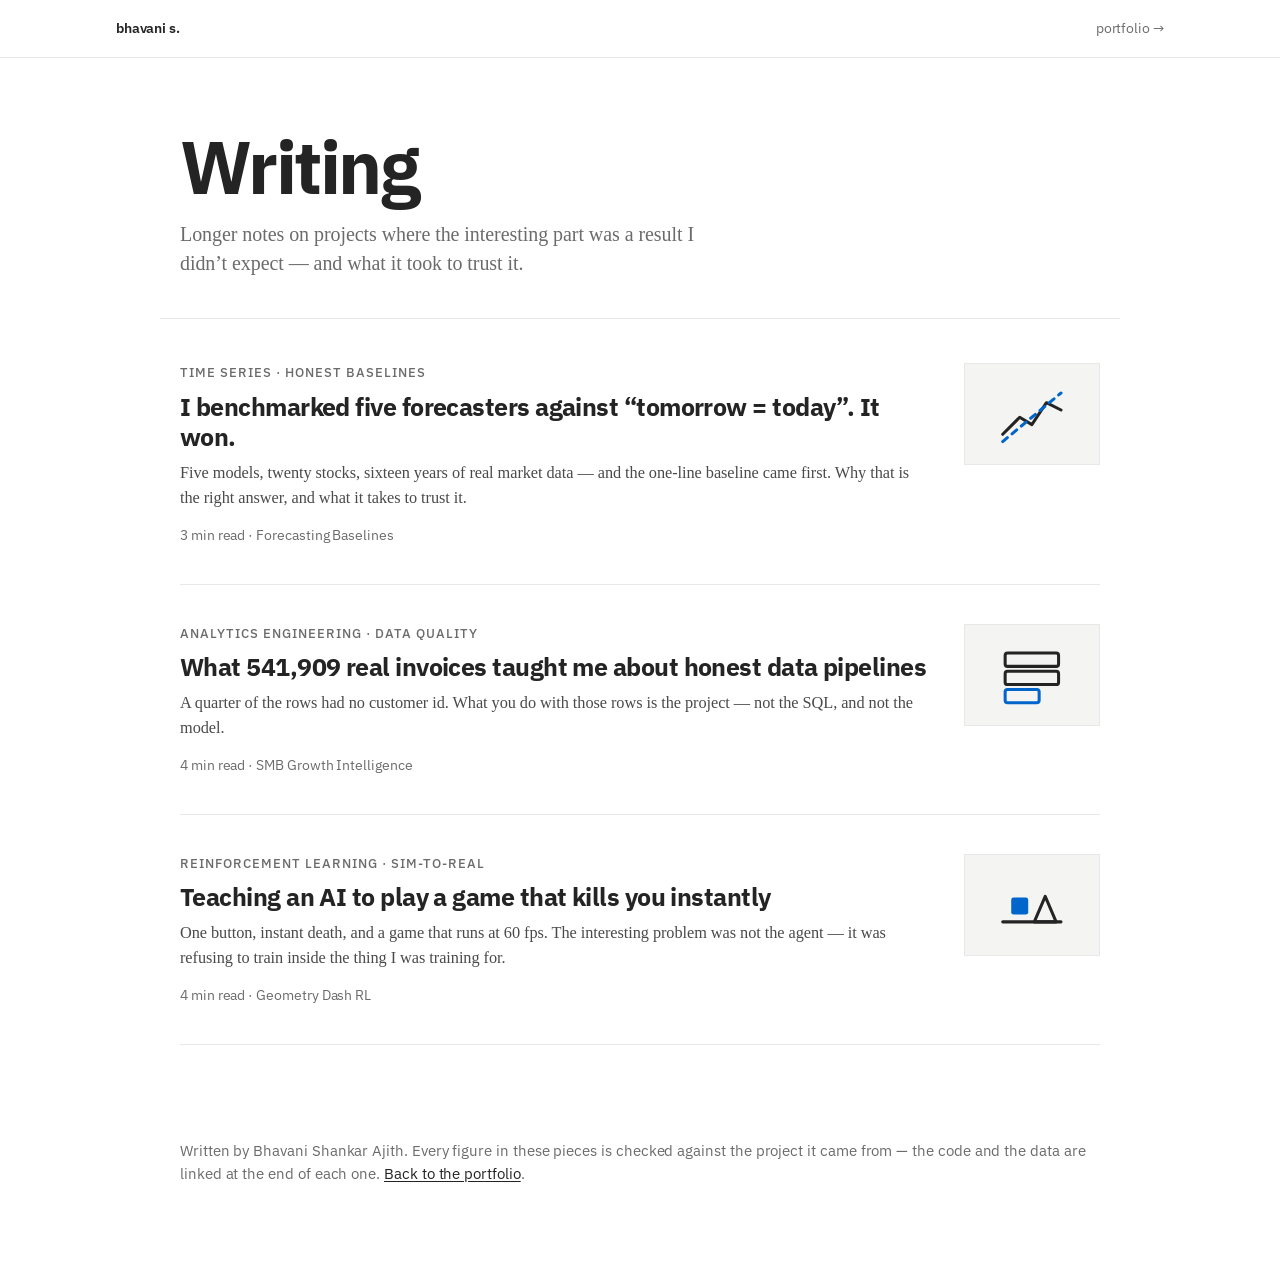
<file: writing/index.html>
<!DOCTYPE html>
<!-- (c) 2026 Bhavani Shankar Ajith. All rights reserved. Viewing is permitted; reuse is not. See /LICENSE. -->
<html lang="en">
<head>
  <meta charset="UTF-8">
  <meta name="viewport" content="width=device-width, initial-scale=1.0">
  <title>Writing &middot; Bhavani S.</title>

  <meta name="description" content="Write-ups on projects where the interesting part was a result I did not expect — a random walk that would not be beaten, a quarter of the rows with no customer id, and an RL agent that refused to jump.">
  <meta name="author" content="Bhavani Shankar Ajith">
  <meta name="robots" content="index, follow">

  <meta property="og:type" content="website">
  <meta property="og:title" content="Writing &middot; Bhavani S.">
  <meta property="og:description" content="Write-ups on projects where the interesting part was a result I did not expect.">

  <link rel="icon" type="image/svg+xml" href="../favicon.svg">

  <link rel="preconnect" href="https://fonts.googleapis.com">
  <link rel="preconnect" href="https://fonts.gstatic.com" crossorigin>
  <link href="https://fonts.googleapis.com/css2?family=IBM+Plex+Mono:wght@400;500&family=IBM+Plex+Sans:wght@400;500;600;700&display=swap" rel="stylesheet">

  <link rel="stylesheet" href="../css/read.css?v=20260911b">
</head>

<body>
  <header class="masthead">
    <div class="masthead__inner">
      <a class="masthead__name" href="../">bhavani s.</a>
      <a class="masthead__back" href="../">portfolio &rarr;</a>
    </div>
  </header>

  <section class="pub">
    <h1 class="pub__title">Writing</h1>
    <p class="pub__tagline">
      Longer notes on projects where the interesting part was a result I
      didn&rsquo;t expect &mdash; and what it took to trust it.
    </p>
  </section>

  <main class="feed">
    <article class="feed__item">
      <a href="forecasting-baselines.html">
        <div>
          <p class="feed__kicker">Time series &middot; Honest baselines</p>
          <h2 class="feed__title">I benchmarked five forecasters against &ldquo;tomorrow = today&rdquo;. It won.</h2>
          <p class="feed__deck">
            Five models, twenty stocks, sixteen years of real market data &mdash; and the
            one-line baseline came first. Why that is the right answer, and what it takes
            to trust it.
          </p>
          <p class="feed__meta">3 min read &middot; Forecasting Baselines</p>
        </div>
        <div class="feed__thumb" aria-hidden="true">
          <svg viewBox="0 0 64 64" xmlns="http://www.w3.org/2000/svg">
            <path d="M8 48 L22 34 L32 40 L44 22 L56 28" fill="none" stroke="#242424" stroke-width="2.5" stroke-linecap="round" stroke-linejoin="round"/>
            <path d="M8 54 L56 14" fill="none" stroke="#0066cc" stroke-width="2.5" stroke-linecap="round" stroke-dasharray="5 5"/>
          </svg>
        </div>
      </a>
    </article>

    <article class="feed__item">
      <a href="smb-growth-intelligence.html">
        <div>
          <p class="feed__kicker">Analytics engineering &middot; Data quality</p>
          <h2 class="feed__title">What 541,909 real invoices taught me about honest data pipelines</h2>
          <p class="feed__deck">
            A quarter of the rows had no customer id. What you do with those rows is the
            project &mdash; not the SQL, and not the model.
          </p>
          <p class="feed__meta">4 min read &middot; SMB Growth Intelligence</p>
        </div>
        <div class="feed__thumb" aria-hidden="true">
          <svg viewBox="0 0 64 64" xmlns="http://www.w3.org/2000/svg">
            <rect x="10" y="14" width="44" height="11" rx="2" fill="none" stroke="#242424" stroke-width="2.5"/>
            <rect x="10" y="29" width="44" height="11" rx="2" fill="none" stroke="#242424" stroke-width="2.5"/>
            <rect x="10" y="44" width="28" height="11" rx="2" fill="none" stroke="#0066cc" stroke-width="2.5"/>
          </svg>
        </div>
      </a>
    </article>

    <article class="feed__item">
      <a href="geometry-dash-rl.html">
        <div>
          <p class="feed__kicker">Reinforcement learning &middot; Sim-to-real</p>
          <h2 class="feed__title">Teaching an AI to play a game that kills you instantly</h2>
          <p class="feed__deck">
            One button, instant death, and a game that runs at 60 fps. The interesting
            problem was not the agent &mdash; it was refusing to train inside the thing I
            was training for.
          </p>
          <p class="feed__meta">4 min read &middot; Geometry Dash RL</p>
        </div>
        <div class="feed__thumb" aria-hidden="true">
          <svg viewBox="0 0 64 64" xmlns="http://www.w3.org/2000/svg">
            <path d="M8 46 H56" stroke="#242424" stroke-width="2.5" stroke-linecap="round"/>
            <rect x="15" y="26" width="14" height="14" rx="2" fill="#0066cc"/>
            <path d="M34 46 L43 25 L52 46 Z" fill="none" stroke="#242424" stroke-width="2.5" stroke-linejoin="round"/>
          </svg>
        </div>
      </a>
    </article>
  </main>

  <footer class="pub__foot">
    <p>
      Written by Bhavani Shankar Ajith. Every figure in these pieces is checked
      against the project it came from &mdash; the code and the data are linked at the
      end of each one. <a href="../">Back to the portfolio</a>.
    </p>
  </footer>
</body>
</html>
</file>
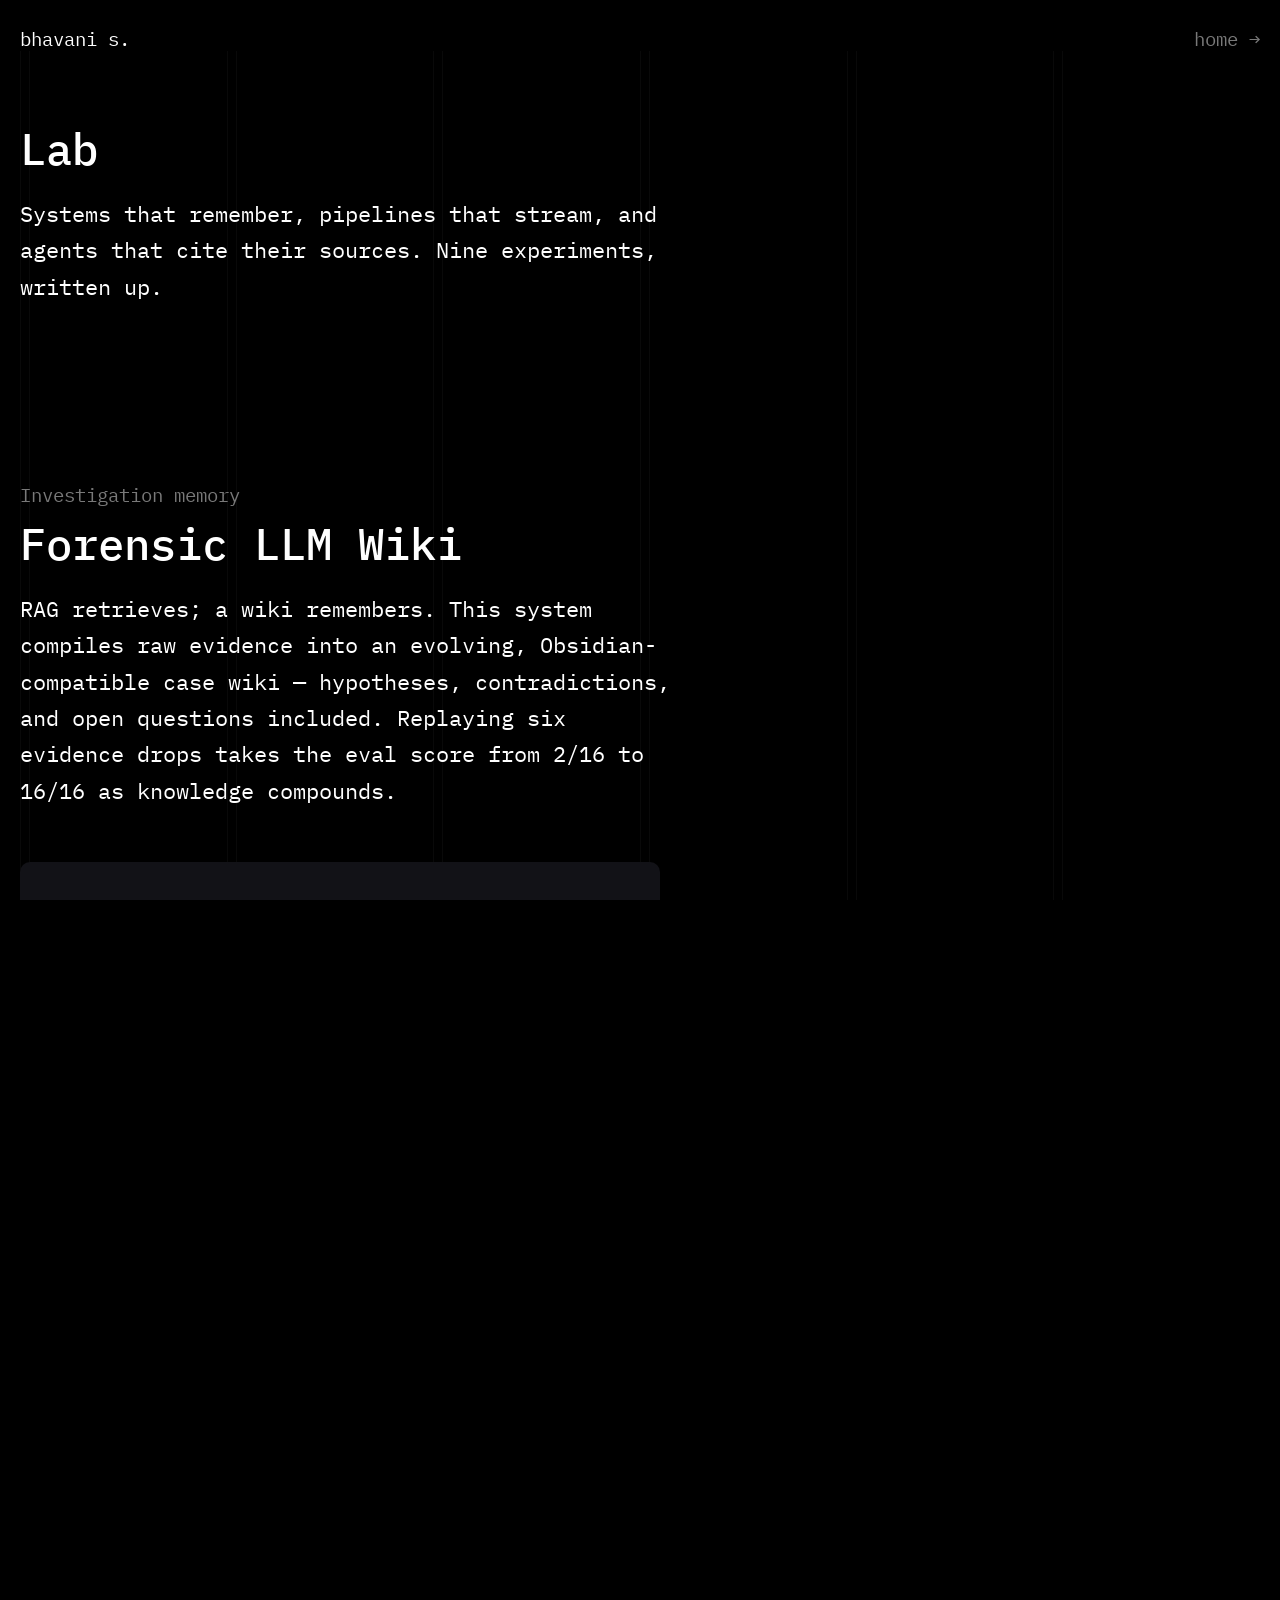
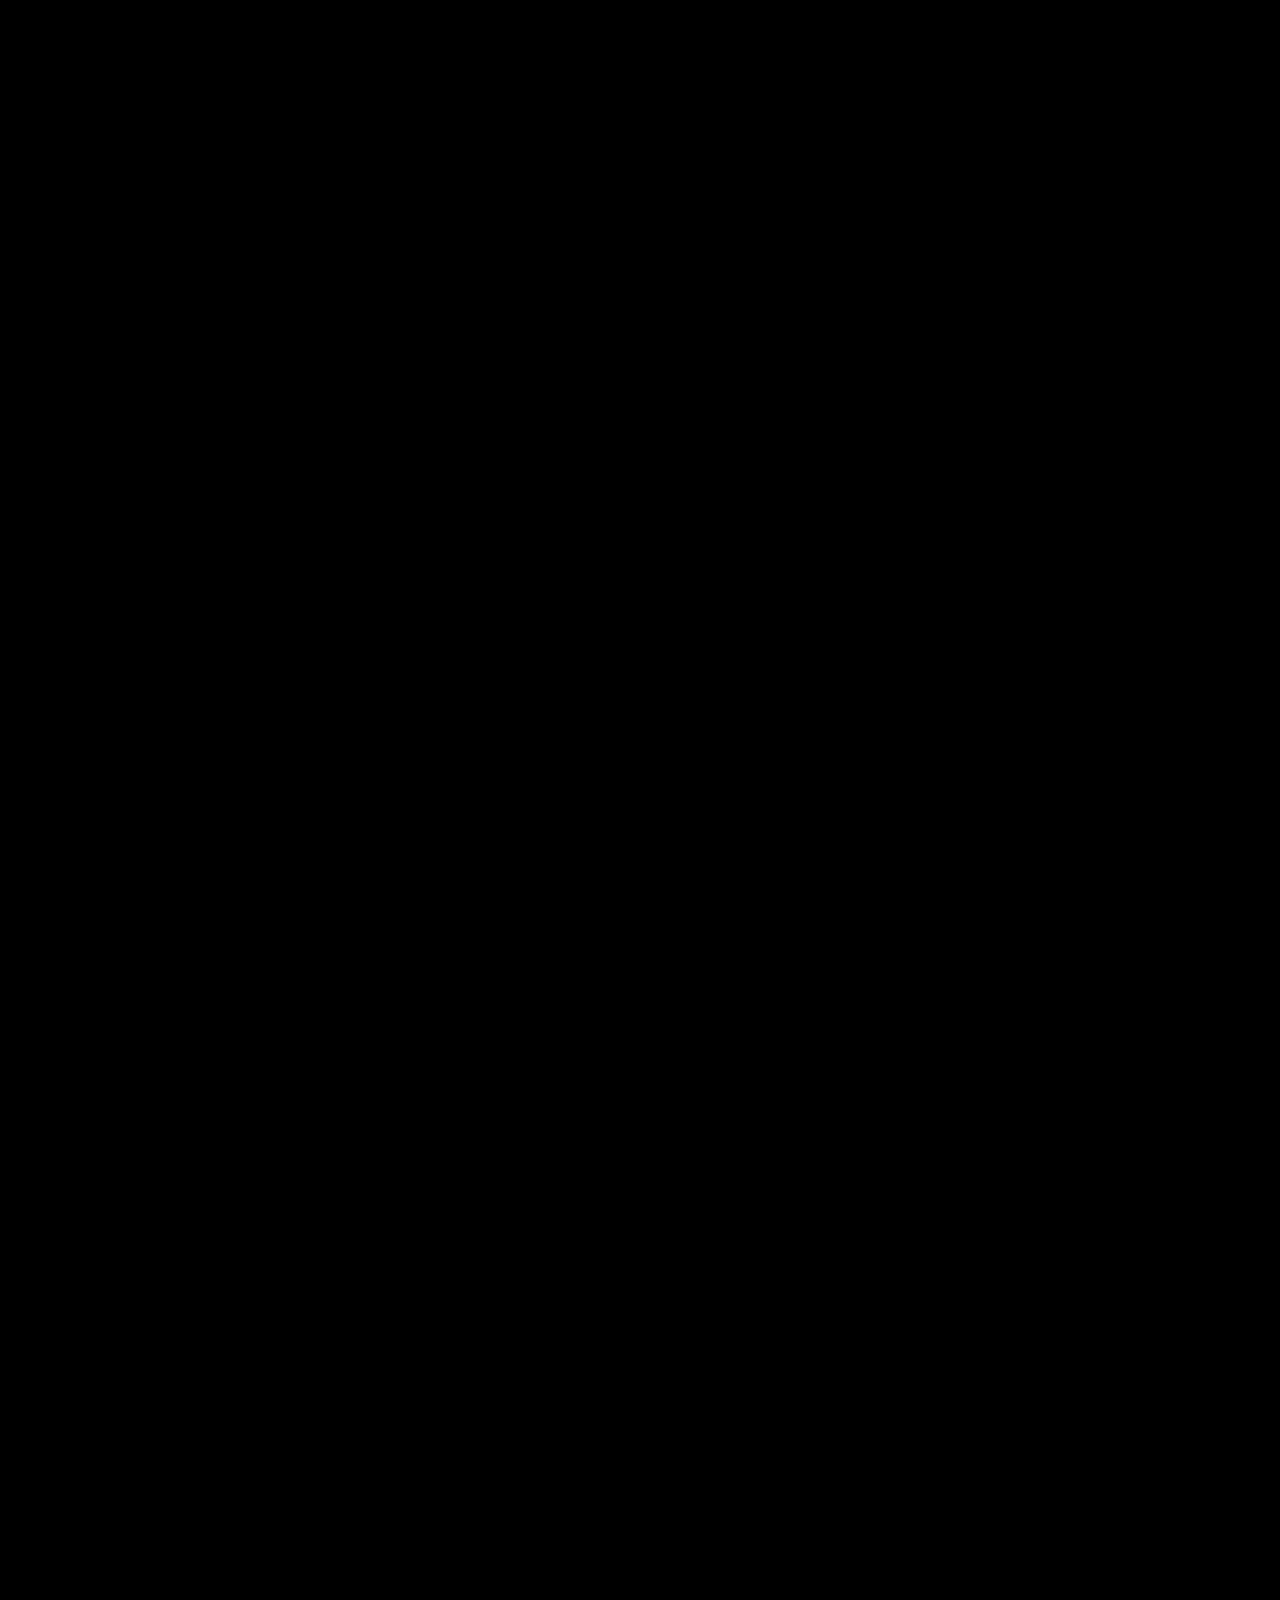
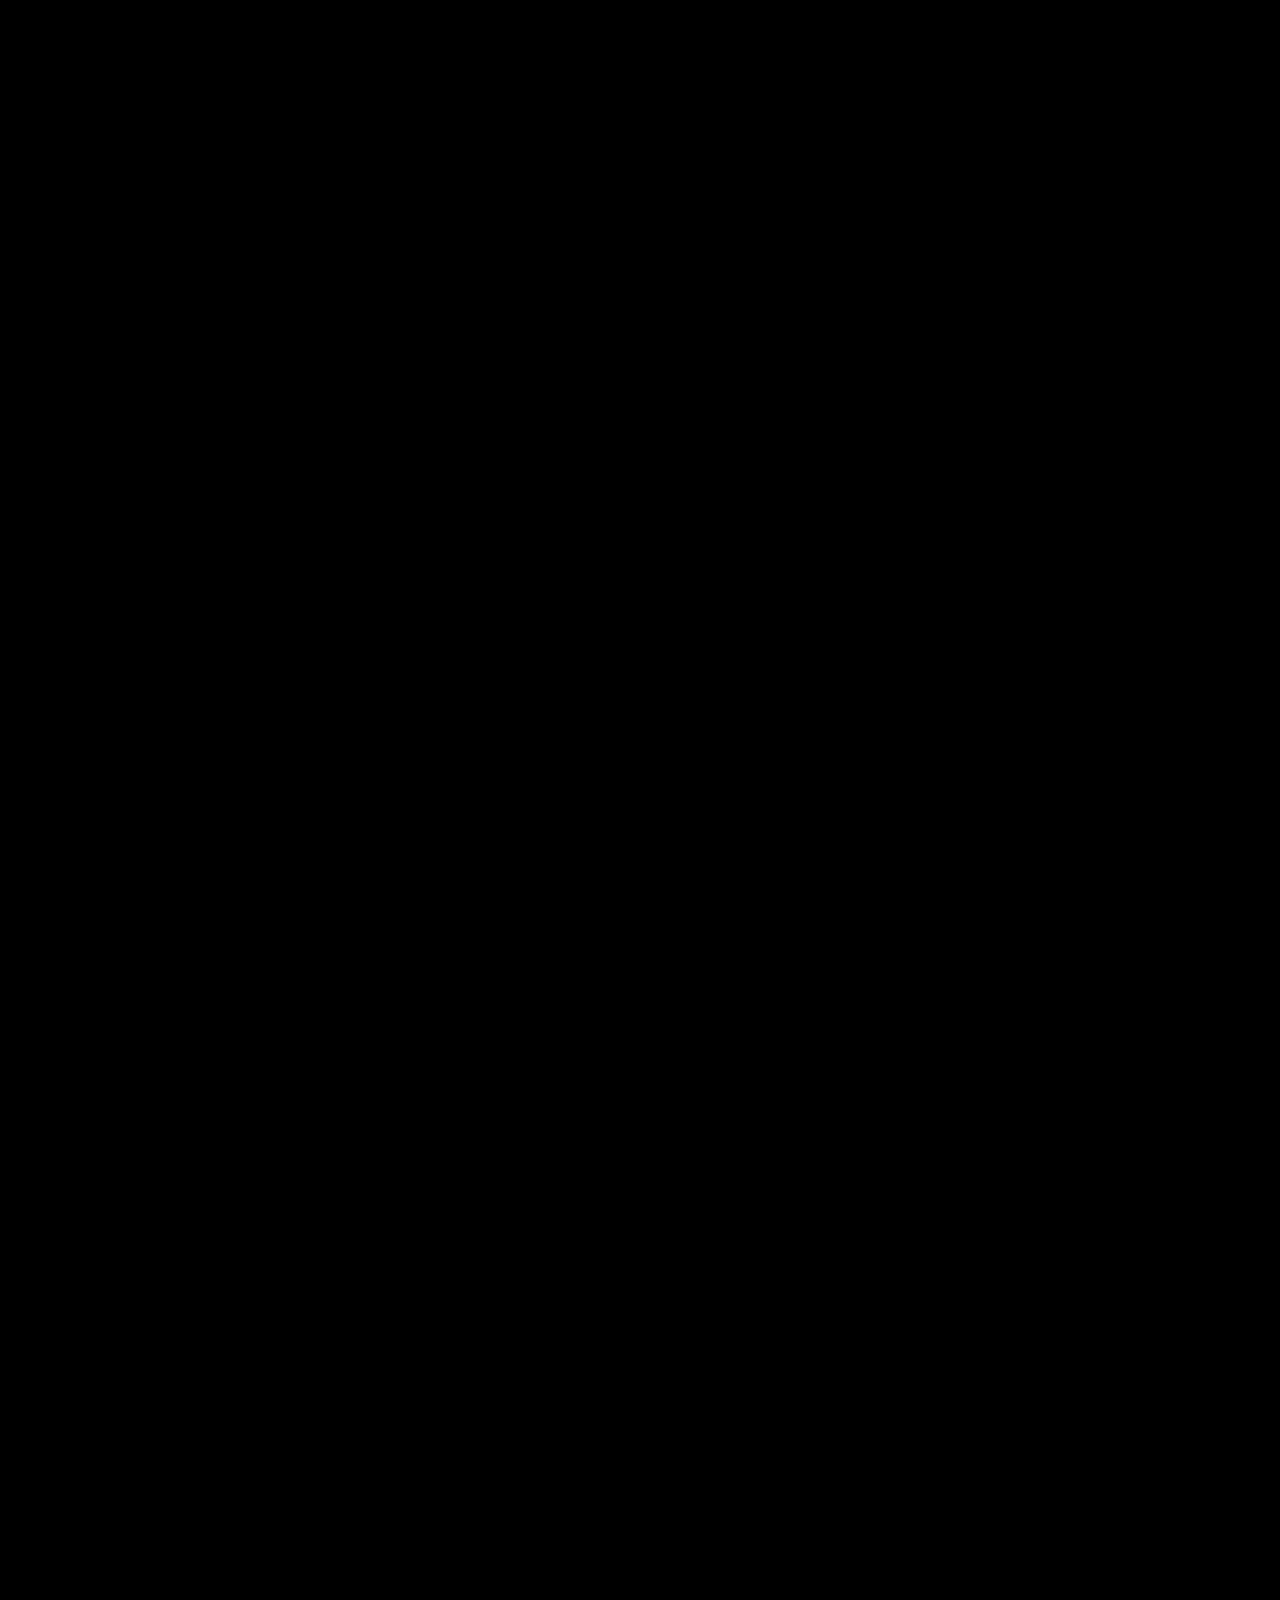
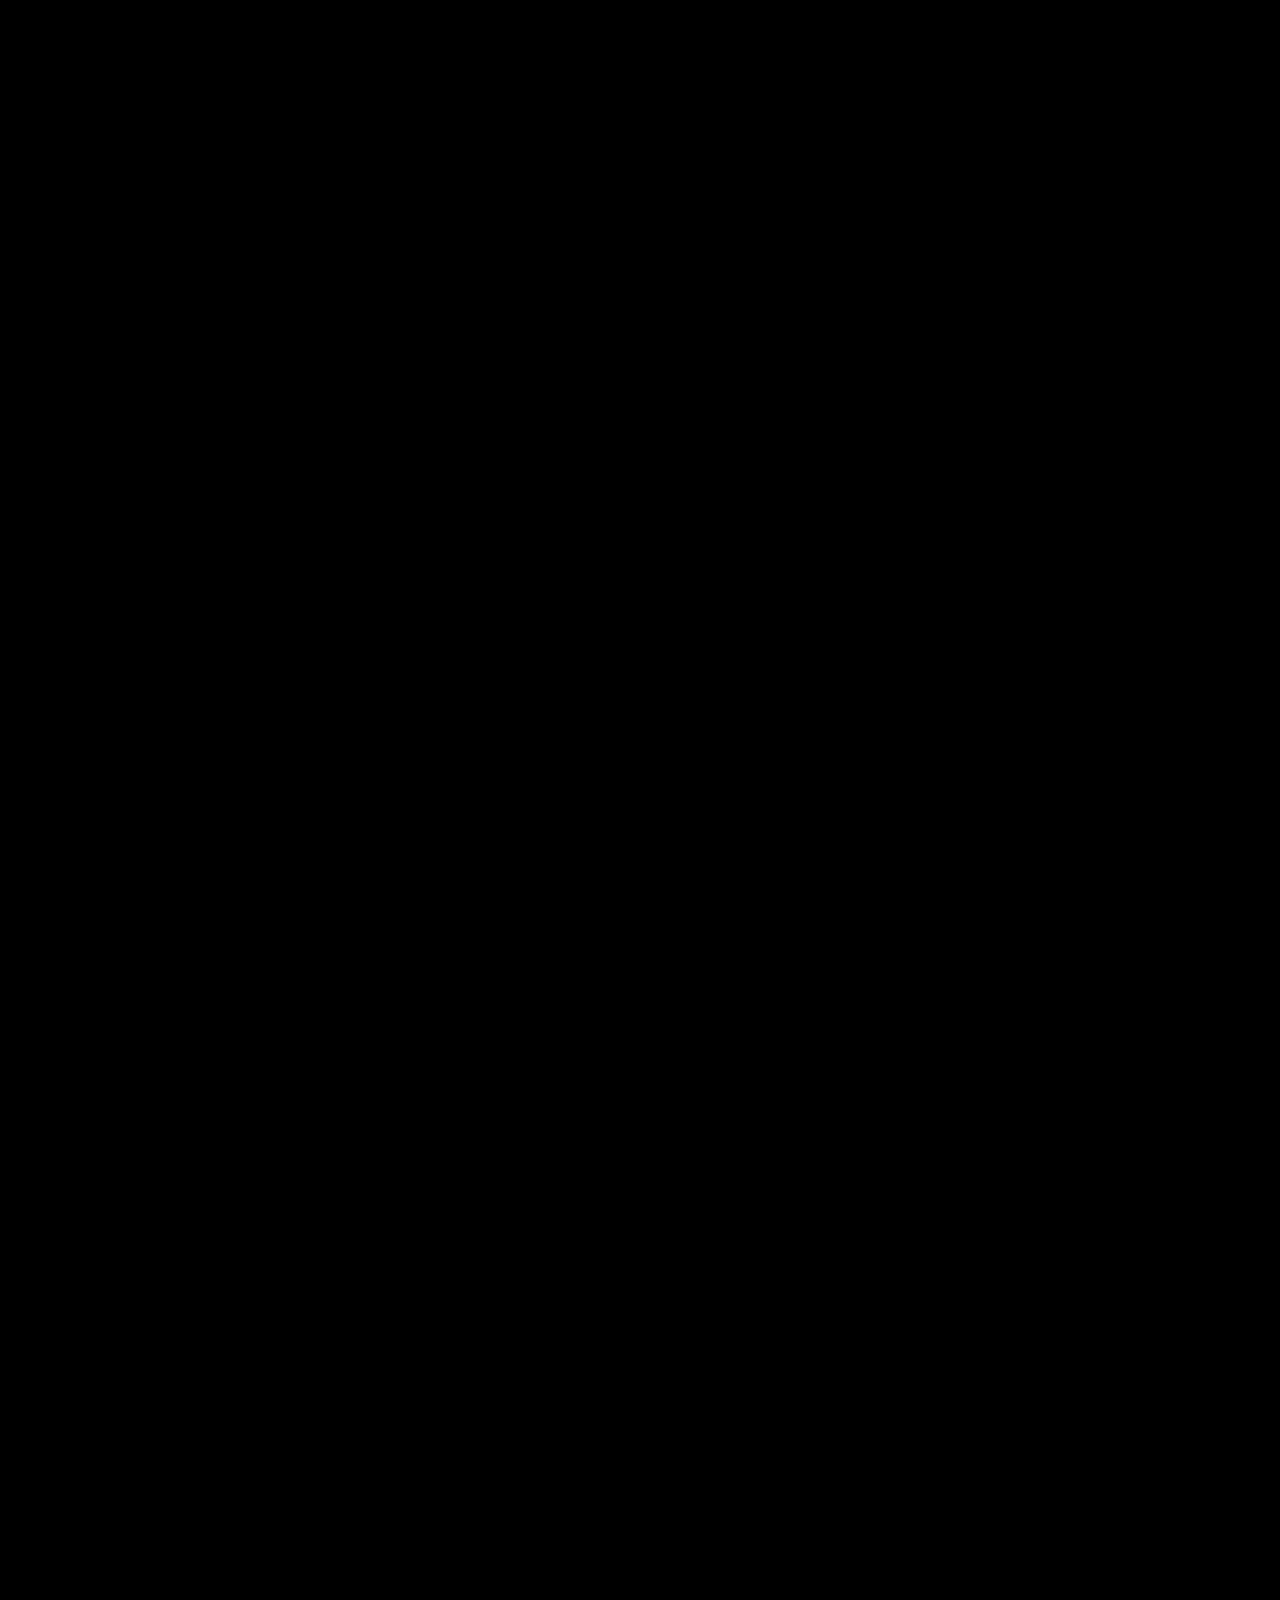
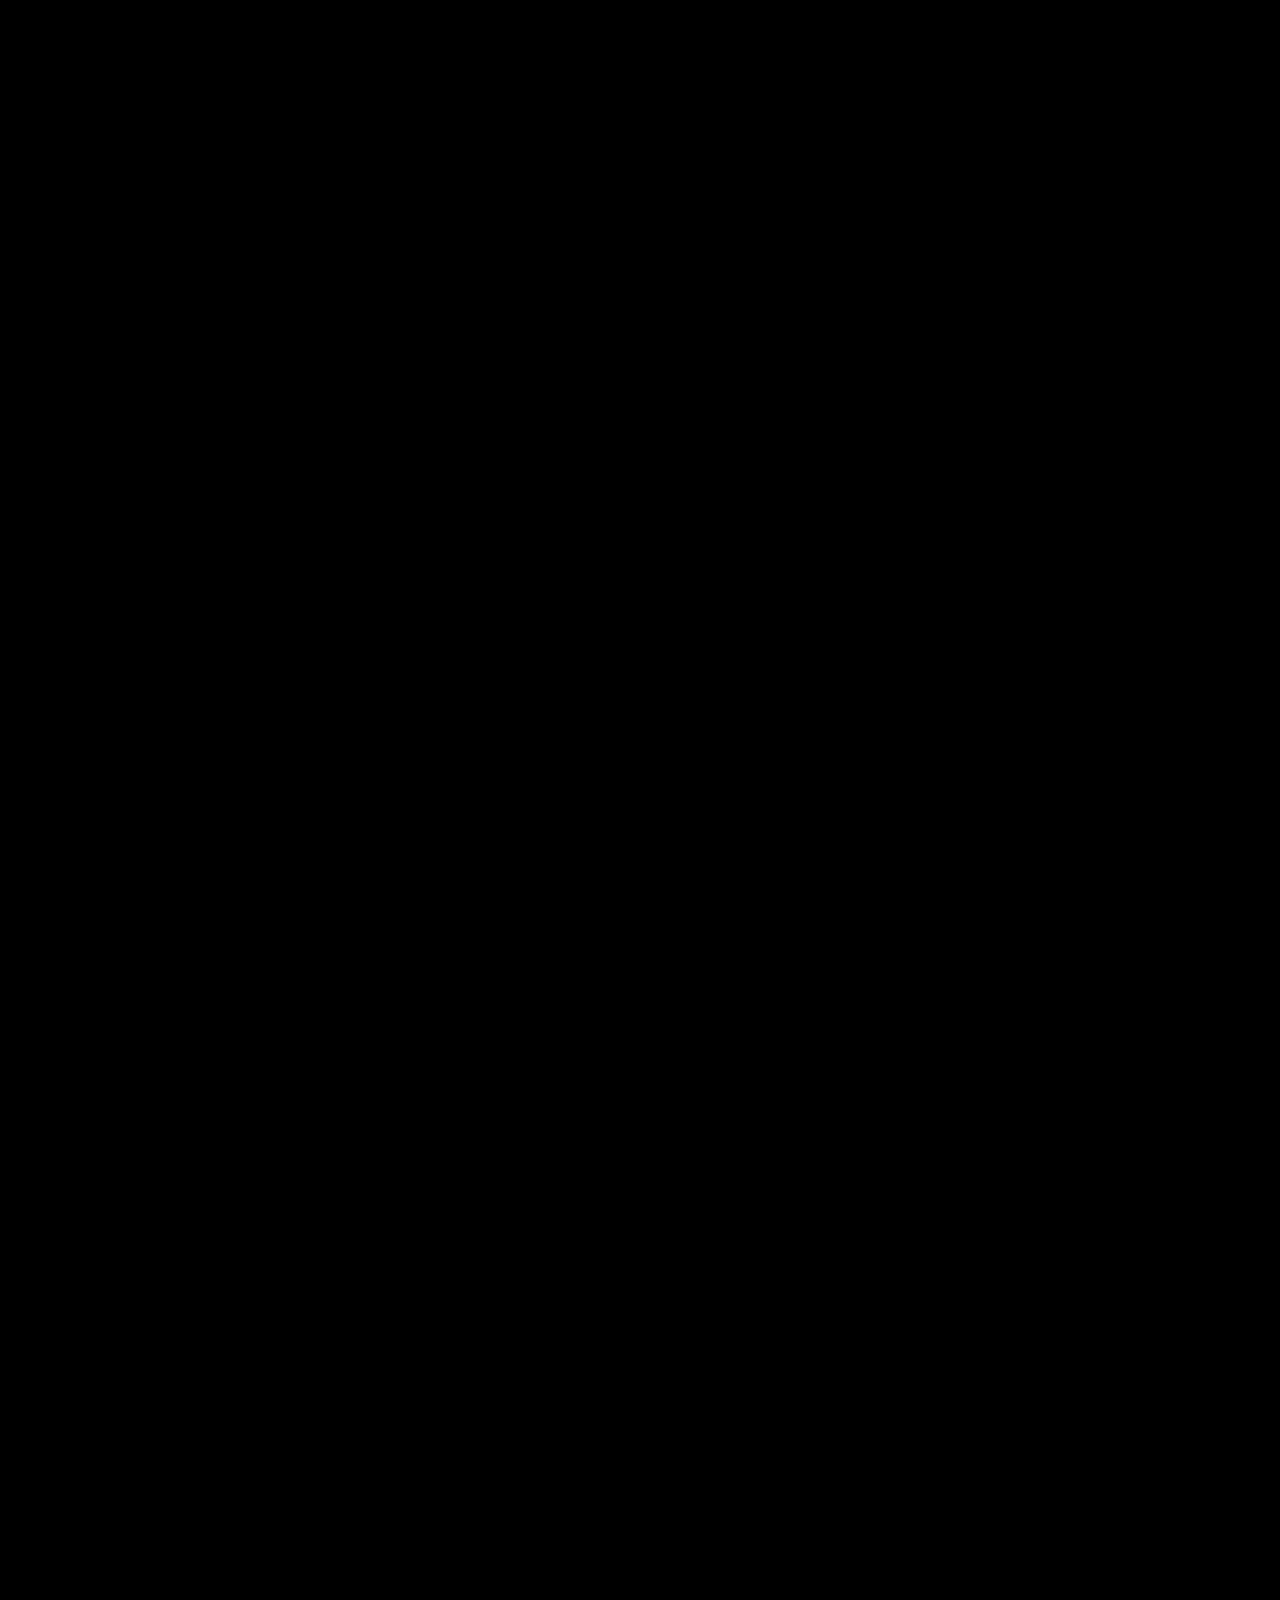
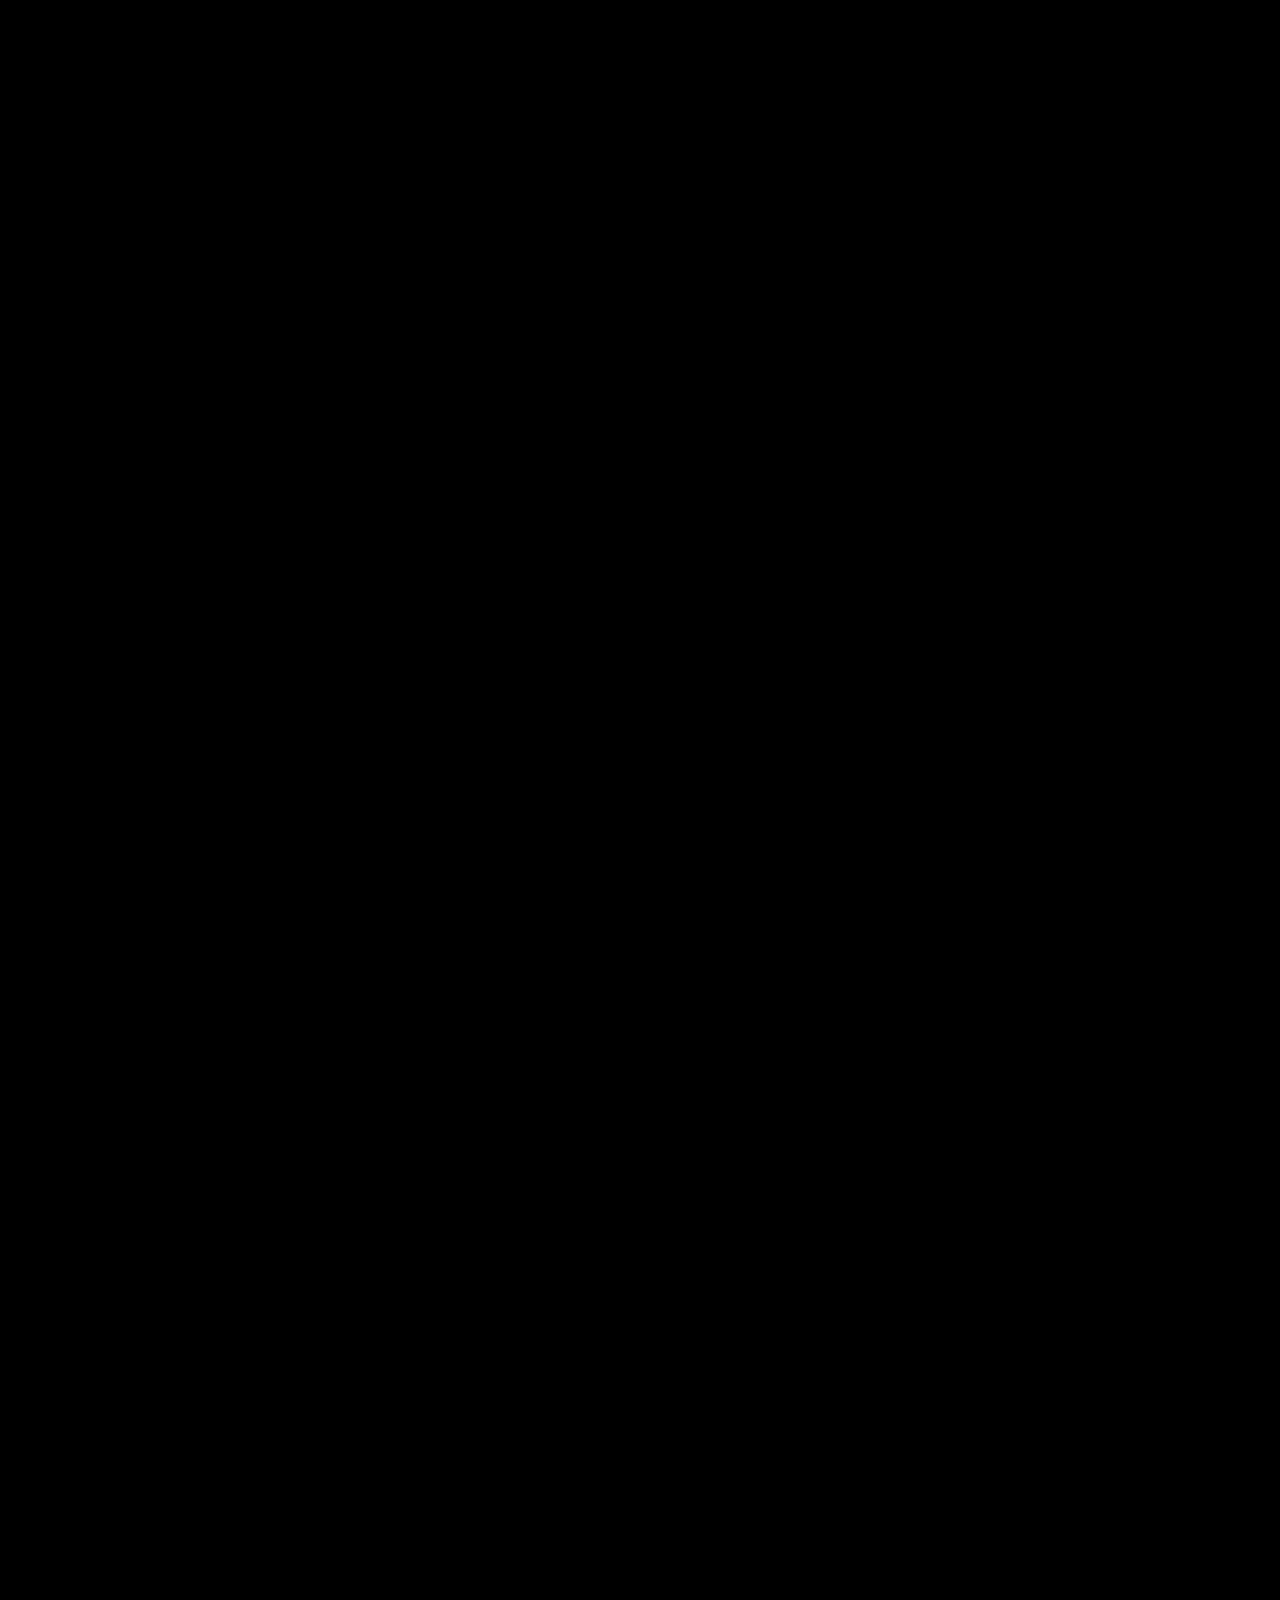
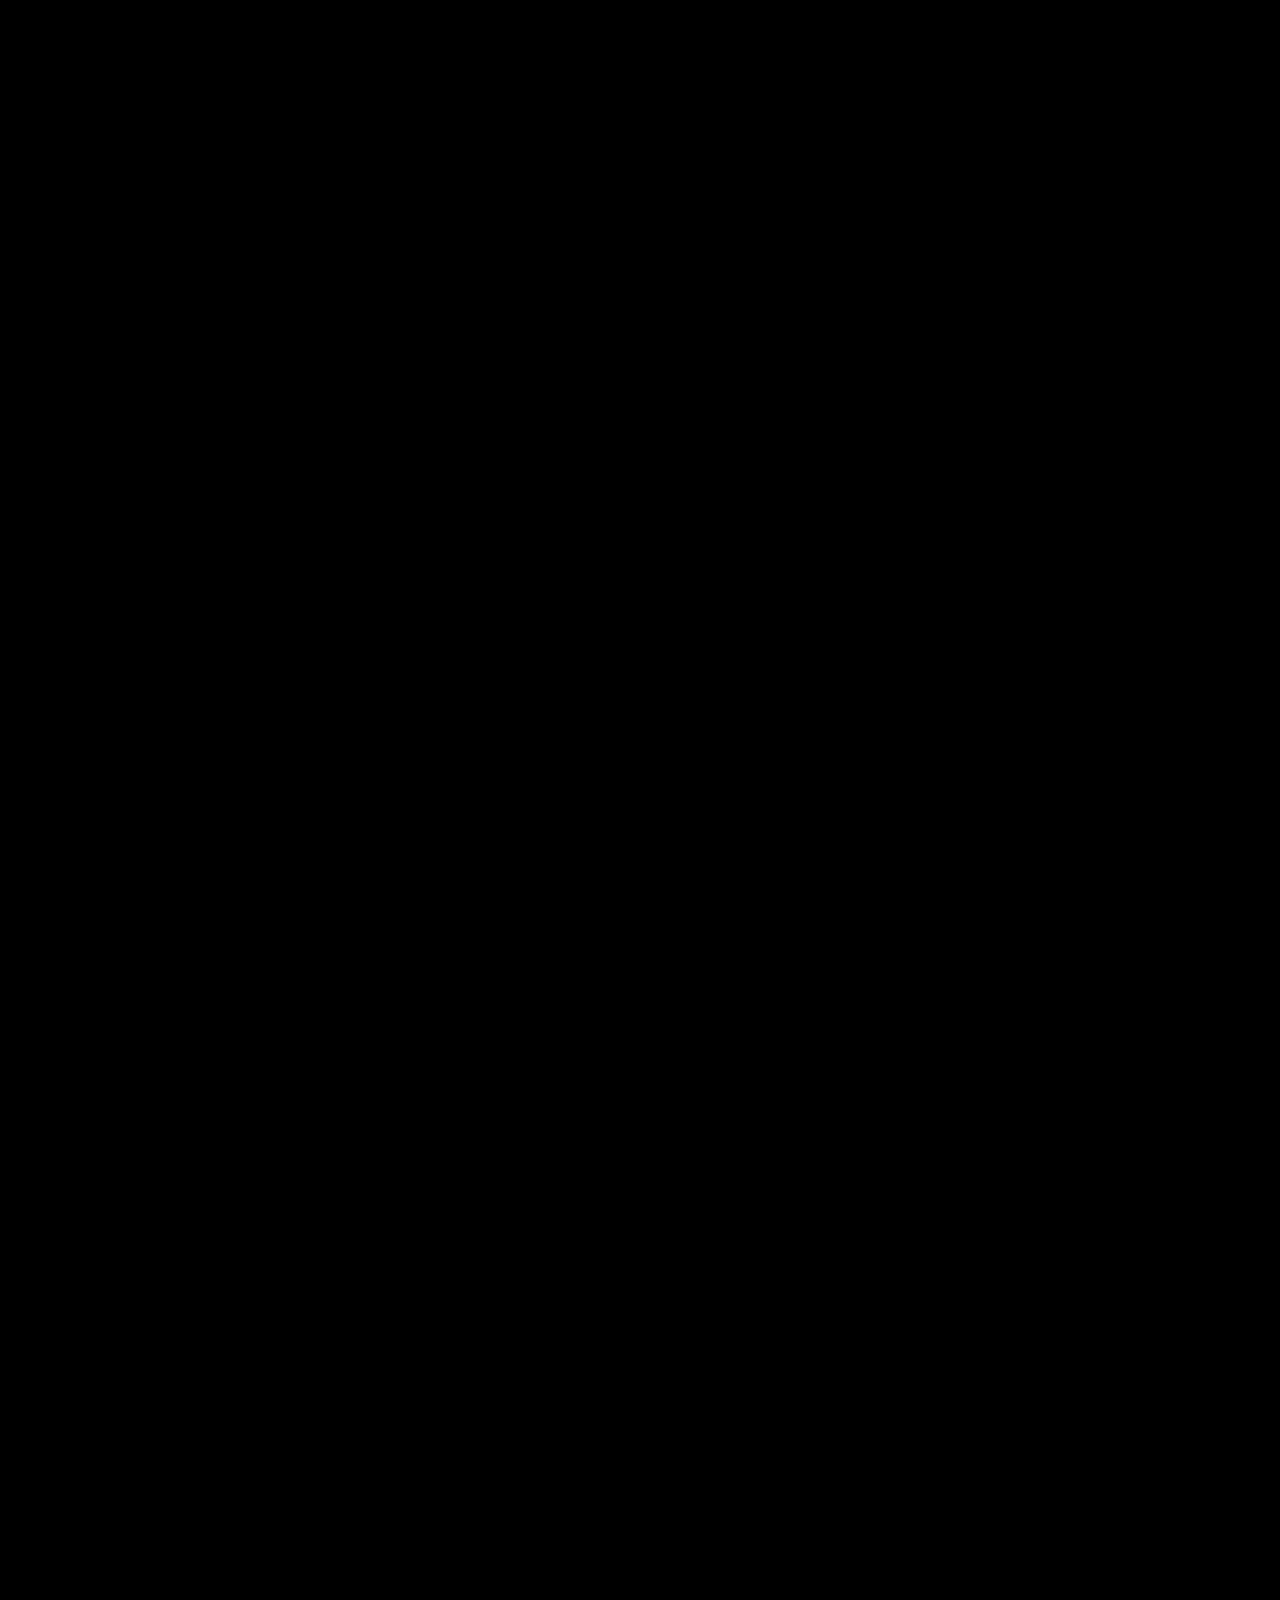
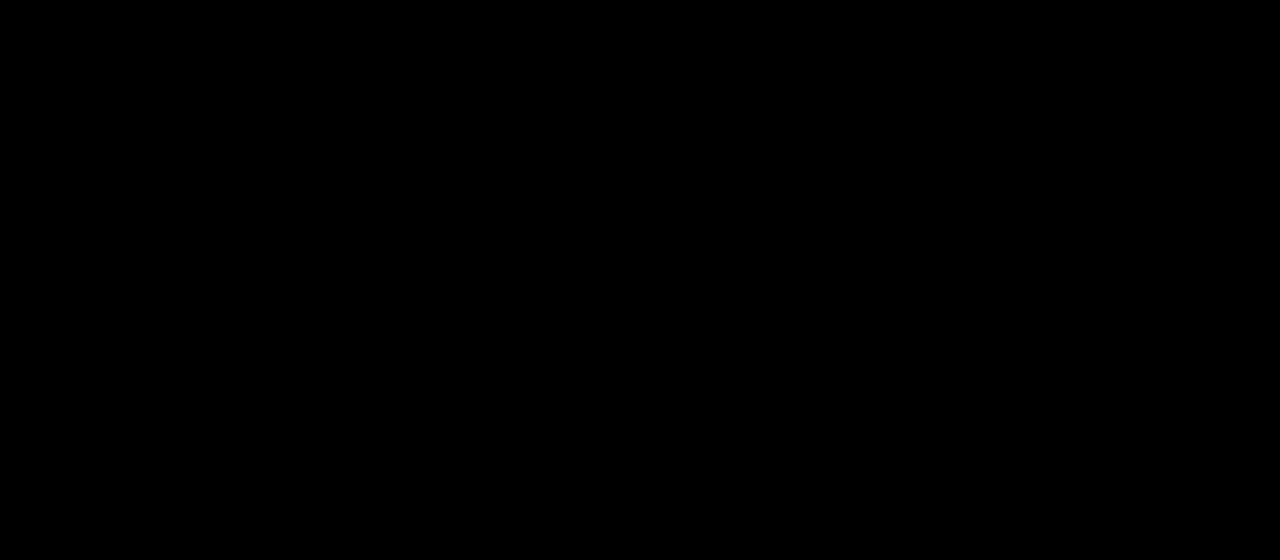
<file: experiments.html>
<!DOCTYPE html>
<!-- (c) 2026 Bhavani Shankar Ajith. All rights reserved. Viewing is permitted; reuse is not. See /LICENSE. -->
<html lang="en">
<head>
  <meta charset="UTF-8">
  <meta name="viewport" content="width=device-width, initial-scale=1.0">
  <title>Lab &middot; Bhavani S.</title>

  <meta name="description" content="Nine experiments in systems that remember, pipelines that stream, schedulers that argue with the grid, and agents that cite their sources.">
  <meta name="author" content="Bhavani Shankar Ajith">
  <meta name="robots" content="index, follow">

  <link rel="icon" type="image/svg+xml" href="./favicon.svg">

  <link rel="preconnect" href="https://fonts.googleapis.com">
  <link rel="preconnect" href="https://fonts.gstatic.com" crossorigin>
  <link href="https://fonts.googleapis.com/css2?family=IBM+Plex+Mono:ital,wght@0,300;0,400;0,500;1,300;1,400;1,500&display=swap" rel="stylesheet">
  <link href="https://fonts.googleapis.com/css2?family=IBM+Plex+Sans:wght@400;500;600;700&display=swap" rel="stylesheet">

  <link rel="stylesheet" href="css/portfolio.css?v=20260910a">
</head>

<body>
  <div id="cursor" aria-hidden="true"></div>

  <div class="loadbar" id="loadbar" aria-hidden="true"></div>

  <nav class="xp-nav">
    <span class="xp-nav__name">bhavani s.</span>
    <a href="./" class="xp-nav__home">home &rarr;</a>
  </nav>

  <!-- summary -->
  <section class="xp">
    <h1>Lab</h1>
    <p class="section__lead">
      Systems that remember, pipelines that stream, and agents that cite their
      sources. Nine experiments, written up.
    </p>
  </section>

  <!-- forensic llm wiki -->
  <section class="xp" id="forensic">
    <h3 class="xp__kicker">Investigation memory</h3>
    <h1>Forensic LLM Wiki</h1>
    <p class="section__lead">
      RAG retrieves; a wiki remembers. This system compiles raw evidence into an
      evolving, Obsidian-compatible case wiki &mdash; hypotheses, contradictions,
      and open questions included. Replaying six evidence drops takes the eval
      score from 2/16 to 16/16 as knowledge compounds.
    </p>

    <div class="tiltcard" id="graphTilt">
      <svg class="tiltcard__svg" viewBox="0 0 560 320" xmlns="http://www.w3.org/2000/svg" aria-label="Interactive case graph">
        <g class="tilt-far" stroke="#6f5cf0" stroke-width="0.9" opacity="0.4" fill="none">
          <path d="M280,170 L120,80 M280,170 L230,52 M280,170 L360,58 M280,170 L455,96 M280,170 L470,190 M280,170 L385,255 M280,170 L215,272 M280,170 L105,205 M360,58 L455,96 M360,58 L230,52 M455,96 L470,190"/>
        </g>
        <g class="tilt-near">
          <g fill="#8f949c">
            <circle cx="120" cy="80" r="5"/>
            <circle cx="230" cy="52" r="5"/>
            <circle cx="360" cy="58" r="5"/>
            <circle cx="455" cy="96" r="5"/>
            <circle cx="470" cy="190" r="5"/>
            <circle cx="385" cy="255" r="5"/>
            <circle cx="215" cy="272" r="5"/>
            <circle cx="105" cy="205" r="4" opacity="0.55"/>
          </g>
          <circle class="tilt-pulse" cx="280" cy="170" r="8" fill="#8a63f5"/>
          <g class="tile-nodegraph__labels" text-anchor="middle">
            <text x="120" y="98">final_report</text>
            <text x="230" y="40">contradictions</text>
            <text x="360" y="46">iocs</text>
            <text x="455" y="114">hypotheses</text>
            <text x="470" y="208">entities</text>
            <text x="385" y="273">timeline</text>
            <text x="215" y="290">open_questions</text>
            <text x="280" y="192">index</text>
          </g>
        </g>
      </svg>
    </div>
    <p class="card-hint">move your cursor &mdash; the case graph follows</p>

    <div class="xp-diagram">
      <svg class="diag" viewBox="0 0 640 300" xmlns="http://www.w3.org/2000/svg" aria-label="Forensic LLM Wiki architecture">
        <g class="diag-box">
          <rect x="60" y="20" width="150" height="40"/>
          <rect x="270" y="20" width="150" height="40"/>
          <rect x="165" y="100" width="110" height="34"/>
          <rect x="40" y="176" width="180" height="52"/>
          <rect x="250" y="176" width="200" height="52"/>
          <rect x="60" y="262" width="80" height="28"/>
          <rect x="160" y="262" width="80" height="28"/>
          <rect x="260" y="262" width="80" height="28"/>
          <rect x="360" y="262" width="80" height="28"/>
          <rect x="460" y="262" width="120" height="28"/>
        </g>
        <g class="diag-arrow">
          <path d="M135,60 C135,80 200,82 210,100"/>
          <path d="M345,60 C345,80 240,82 230,100"/>
          <path d="M195,134 C170,150 145,160 132,176"/>
          <path d="M245,134 C270,150 305,160 330,176"/>
          <path d="M300,228 L110,262"/>
          <path d="M330,228 L205,262"/>
          <path d="M350,228 L300,262"/>
          <path d="M370,228 L398,262"/>
          <path d="M395,228 L510,262"/>
        </g>
        <g class="diag-label" text-anchor="middle">
          <text x="135" y="38">raw sources</text>
          <text x="135" y="52" class="diag-dim">immutable evidence</text>
          <text x="345" y="38">schema</text>
          <text x="345" y="52" class="diag-dim">rules &middot; templates &middot; lint</text>
          <text x="220" y="121">ingest</text>
          <text x="130" y="197">structured indexes</text>
          <text x="130" y="212" class="diag-dim">events &middot; entities &middot; claims</text>
          <text x="350" y="197">markdown wiki</text>
          <text x="350" y="212" class="diag-dim">timeline &middot; iocs &middot; hypotheses</text>
          <text x="100" y="280">query</text>
          <text x="200" y="280">lint</text>
          <text x="300" y="280">report</text>
          <text x="400" y="280">mcp</text>
          <text x="520" y="280">obsidian export</text>
        </g>
      </svg>
    </div>

    <div class="xp-reqs">
      <div>
        <h4>how it works</h4>
        <ul>
          <li>Evidence links live on a hash-indexed directed graph with content-hash deduplication</li>
          <li>Every answer cites the maintained case state, not raw snippets</li>
          <li>Lint rules flag unsupported claims and contradictions before they land</li>
          <li>13 tools exposed to agents over the Model Context Protocol</li>
        </ul>
      </div>
      <div>
        <h4>requirements it meets</h4>
        <ul>
          <li>Functional: ingest evidence drops, query with citations, draft the final report, export to Obsidian</li>
          <li>Non-functional: deterministic mock mode (no API key), CI on every push, outputs validated by a Pydantic schema layer</li>
        </ul>
      </div>
    </div>

    <div class="xp-specs">
      <span>python</span><span>pydantic</span><span>mcp</span><span>obsidian</span><span>pytest</span>
    </div>
    <a class="btn btn--margin" href="https://github.com/abs768/forensic-llm-wiki-obsidian" target="_blank" rel="noopener noreferrer"><span class="btn__icon">&rarr;</span> source</a>
  </section>

  <!-- papertrail -->
  <section class="xp" id="papertrail">
    <h3 class="xp__kicker">Research memory</h3>
    <h1>PaperTrail</h1>
    <p class="section__lead">
      A research-paper agent that answers cross-paper questions with page-anchored
      citations. Hybrid retrieval seeds candidates with embeddings and BM25 fused
      by reciprocal rank, then expands across papers with k-hop BFS over a
      knowledge graph &mdash; lifting cross-paper linkage from 0% to 19.2%.
    </p>

    <div class="xp-diagram">
      <svg class="diag" viewBox="0 0 640 260" xmlns="http://www.w3.org/2000/svg" aria-label="PaperTrail architecture">
        <g class="diag-box">
          <rect x="20" y="20" width="130" height="36"/>
          <rect x="20" y="90" width="130" height="36"/>
          <rect x="20" y="160" width="130" height="36"/>
          <rect x="230" y="88" width="150" height="42"/>
          <rect x="460" y="20" width="150" height="36"/>
          <rect x="460" y="90" width="150" height="36"/>
          <rect x="460" y="160" width="150" height="36"/>
          <rect x="230" y="200" width="150" height="36"/>
        </g>
        <g class="diag-arrow">
          <path d="M150,38 C190,38 200,80 230,96"/>
          <path d="M150,108 L230,108"/>
          <path d="M150,178 C190,178 200,140 230,122"/>
          <path d="M380,100 C420,90 430,50 460,38"/>
          <path d="M380,109 L460,108"/>
          <path d="M380,118 C420,130 430,168 460,178"/>
          <path d="M305,130 L305,200"/>
        </g>
        <g class="diag-label" text-anchor="middle">
          <text x="85" y="40">parse pdf</text>
          <text x="85" y="52" class="diag-dim">pymupdf &middot; per page</text>
          <text x="85" y="110">chunk ~400 words</text>
          <text x="85" y="180">extract entities</text>
          <text x="85" y="192" class="diag-dim">multi-pass llm</text>
          <text x="305" y="106">hybrid retrieval</text>
          <text x="305" y="120" class="diag-dim">bm25 + vector &rarr; rrf</text>
          <text x="535" y="42">knowledge graph</text>
          <text x="535" y="112">2-hop traversal</text>
          <text x="535" y="182">grounded answer</text>
          <text x="305" y="222">verify every quote</text>
        </g>
      </svg>
    </div>

    <div class="xp-reqs">
      <div>
        <h4>how it works</h4>
        <ul>
          <li>Reciprocal rank fusion merges lexical and semantic candidates before the graph hop</li>
          <li>Entity canonicalization via a regex/alias table keeps the graph clean</li>
          <li>A fuzzy-match filter drops fabricated citations; quotes must match the source literally or nearly</li>
          <li>A second LLM grades every claim for faithfulness before the answer ships</li>
        </ul>
      </div>
      <div>
        <h4>requirements it meets</h4>
        <ul>
          <li>Functional: upload PDFs or arXiv URLs, take notes, browse the graph, ask cross-paper questions</li>
          <li>Non-functional: ~3 LLM calls per question, single Docker container on Hugging Face Spaces, state persisted and restorable</li>
        </ul>
      </div>
    </div>


    <div class="spec-row" aria-label="LINKAGE 19.2 spec card">
      <div class="spec-card" style="background:#fffee5">
        <h4>LINKAGE 19.2</h4>
        <p>RETRIEVAL &mdash; BM25 + VECTOR &rarr; RRF<br>GRAPH HOPS &mdash; 2<br>LLM CALLS &mdash; 3 / QUESTION</p>
      </div>
      <span class="spec-strip" style="background:#1c86ff"></span><span class="spec-strip" style="background:#ffe07a"></span><span class="spec-strip" style="background:#ff4fa0"></span>
    </div>

    <div class="xp-specs">
      <span>fastapi</span><span>react</span><span>networkx</span><span>chromadb</span><span>rank-bm25</span><span>groq</span>
    </div>
    <a class="btn btn--margin" href="https://github.com/abs768/PaperTrail" target="_blank" rel="noopener noreferrer"><span class="btn__icon">&rarr;</span> source</a>
  </section>

  <!-- docgpt -->
  <section class="xp" id="docgpt">
    <h3 class="xp__kicker">Private by default</h3>
    <h1>DocGPT</h1>
    <p class="section__lead">
      Your documents never leave your machine. Ollama for inference, Qdrant for
      vector search, Spring Boot on top &mdash; with enforced citations and an
      explicit refusal when retrieval comes up empty, instead of a made-up answer.
    </p>

    <div class="device" id="docDevice">
      <div class="device__screen" id="screenZoom">
        <div class="screencontent" id="screenContent">
          <div class="screenart" aria-hidden="true"></div>
          <div class="chatdemo">
            <div class="chatdemo__bubble chatdemo__bubble--q">
              <span id="chatQ"></span><span class="chatdemo__caret" aria-hidden="true"></span>
            </div>
            <div class="chatdemo__bubble chatdemo__bubble--a" id="chatA">
              <p id="chatAText"></p>
              <div class="chatdemo__cites" id="chatCites"></div>
            </div>
          </div>
        </div>
      </div>
      <div class="device__stand" aria-hidden="true"></div>
      <div class="device__foot" aria-hidden="true"></div>
    </div>
    <p class="card-hint">two-finger drag inside the screen &mdash; up leans in, down pulls back, slowly</p>

    <div class="xp-diagram">
      <svg class="diag" viewBox="0 0 640 220" xmlns="http://www.w3.org/2000/svg" aria-label="DocGPT architecture">
        <g class="diag-box">
          <rect x="20" y="20" width="110" height="34"/>
          <rect x="180" y="20" width="130" height="34"/>
          <rect x="360" y="20" width="120" height="34"/>
          <rect x="530" y="20" width="90" height="34"/>
          <rect x="20" y="140" width="110" height="34"/>
          <rect x="180" y="140" width="160" height="34"/>
          <rect x="390" y="140" width="230" height="46"/>
        </g>
        <g class="diag-arrow">
          <path d="M130,37 L180,37"/>
          <path d="M310,37 L360,37"/>
          <path d="M480,37 L530,37"/>
          <path d="M130,157 L180,157"/>
          <path d="M340,157 L390,157"/>
          <path d="M575,54 C575,90 540,110 505,140"/>
        </g>
        <g class="diag-label" text-anchor="middle">
          <text x="75" y="41">upload &middot; 202</text>
          <text x="245" y="38">chunk 1500/200</text>
          <text x="245" y="50" class="diag-dim">background thread</text>
          <text x="420" y="38">embed 768-dim</text>
          <text x="420" y="50" class="diag-dim">nomic-embed-text</text>
          <text x="575" y="41">qdrant</text>
          <text x="75" y="161">question</text>
          <text x="260" y="158">retrieve, filtered</text>
          <text x="260" y="170" class="diag-dim">userId enforced server-side</text>
          <text x="505" y="160">grounded json answer</text>
          <text x="505" y="174" class="diag-dim">valid citations, or refusal</text>
        </g>
      </svg>
    </div>

    <div class="xp-reqs">
      <div>
        <h4>how it works</h4>
        <ul>
          <li>Async ingestion returns 202 immediately; the UI polls pending &rarr; processing &rarr; ingested</li>
          <li>Every Qdrant search carries a server-side userId filter, so tenants can never cross</li>
          <li>The LLM must return schema-valid JSON; three failed attempts become a refusal, never a guess</li>
          <li>Citation indices map back to chunks that were actually retrieved</li>
        </ul>
      </div>
      <div>
        <h4>requirements it meets</h4>
        <ul>
          <li>Functional: JWT auth, chunked large-file uploads, grounded chat, a model-benchmark harness</li>
          <li>Non-functional: integration-tested with Testcontainers, four local models benchmarked across 42 prompts</li>
        </ul>
      </div>
    </div>


    <div class="spec-row" aria-label="REFUSAL BUILT-IN spec card">
      <div class="spec-card" style="background:#e8f1ff">
        <h4>REFUSAL BUILT-IN</h4>
        <p>CHUNK &mdash; 1500 / 200 OVERLAP<br>EMBED &mdash; 768-DIM<br>RETRIES &mdash; 3, THEN REFUSE</p>
      </div>
      <span class="spec-strip" style="background:#1c86ff"></span><span class="spec-strip" style="background:#2ee6a8"></span><span class="spec-strip" style="background:#b48aff"></span>
    </div>

    <div class="xp-specs">
      <span>spring boot</span><span>qdrant</span><span>ollama</span><span>react</span><span>postgresql</span><span>testcontainers</span>
    </div>
    <a class="btn btn--margin" href="https://github.com/abs768/intelligent-doc-rag" target="_blank" rel="noopener noreferrer"><span class="btn__icon">&rarr;</span> source</a>
  </section>

  <!-- wolfiedex -->
  <section class="xp" id="wolfiedex">
    <h3 class="xp__kicker">Semantic search</h3>
    <h1>WolfieDex</h1>
    <p class="section__lead">
      Students search by intent &mdash; &ldquo;where&rsquo;s free food?&rdquo; &mdash;
      while event listings speak administrative English. WolfieDex bridges the gap
      for Stony Brook: HyDE query expansion, vector retrieval over live SB Engaged
      data, and answers grounded only in what was retrieved.
    </p>

    <div class="xp-diagram">
      <svg class="diag" viewBox="0 0 640 200" xmlns="http://www.w3.org/2000/svg" aria-label="WolfieDex pipelines">
        <g class="diag-box">
          <rect x="20" y="20" width="110" height="34"/>
          <rect x="180" y="20" width="150" height="34"/>
          <rect x="380" y="20" width="110" height="34"/>
          <rect x="20" y="130" width="110" height="34"/>
          <rect x="180" y="130" width="110" height="34"/>
          <rect x="340" y="130" width="110" height="34"/>
          <rect x="500" y="70" width="120" height="46"/>
        </g>
        <g class="diag-arrow">
          <path d="M130,37 L180,37"/>
          <path d="M330,37 L380,37"/>
          <path d="M490,37 C520,45 540,55 555,70"/>
          <path d="M130,147 L180,147"/>
          <path d="M290,147 L340,147"/>
          <path d="M450,147 C480,140 500,130 520,116"/>
        </g>
        <g class="diag-label" text-anchor="middle">
          <text x="75" y="41">sb engaged</text>
          <text x="255" y="38">clean + summarize</text>
          <text x="255" y="50" class="diag-dim">python worker</text>
          <text x="435" y="41">embed</text>
          <text x="75" y="151">question</text>
          <text x="235" y="151">hyde expansion</text>
          <text x="395" y="151">vector retrieval</text>
          <text x="560" y="90">atlas + grounded</text>
          <text x="560" y="104" class="diag-dim">llama 3 via groq</text>
        </g>
      </svg>
    </div>

    <div class="xp-reqs">
      <div>
        <h4>how it works</h4>
        <ul>
          <li>A background worker continuously scrapes listings and rewrites them into search-oriented summaries</li>
          <li>HyDE expands vague student queries into hypothetical listings before embedding</li>
          <li>MongoDB Atlas Vector Search retrieves; the answer cites only retrieved events</li>
        </ul>
      </div>
      <div>
        <h4>requirements it meets</h4>
        <ul>
          <li>Functional: natural-language questions, strongest matches plus similar events, direct answers</li>
          <li>Non-functional: deployed live on Vercel with serverless APIs; grounded-only responses</li>
        </ul>
      </div>
    </div>

    <div class="xp-specs">
      <span>next.js</span><span>mongodb atlas</span><span>vector search</span><span>groq</span><span>minilm</span><span>vercel</span>
    </div>
    <a class="btn btn--margin" href="https://wolfiedex.vercel.app" target="_blank" rel="noopener noreferrer"><span class="btn__icon">&rarr;</span> live app</a>
  </section>

  <!-- marketpulse -->
  <section class="xp" id="marketpulse">
    <h3 class="xp__kicker">Streaming analytics</h3>
    <h1>MarketPulse</h1>
    <p class="section__lead">
      Batch ETL shows you yesterday; I wanted minutes. Ticks stream through Kafka
      into object storage, Airflow loads the warehouse, dbt refines bronze into
      silver into gold, and a dashboard renders it &mdash; 3k+ records/sec at 96%
      pipeline reliability, sub-minute from market event to chart.
    </p>

    <div class="xp-diagram xp-diagram--wide">
      <svg class="diag" id="pipeSvg" viewBox="0 0 720 210" xmlns="http://www.w3.org/2000/svg" aria-label="MarketPulse streaming pipeline">
        <!-- lanes -->
        <path id="pipe-a" d="M130,60 L168,60" fill="none" stroke="none"/>
        <path id="pipe-b" d="M302,60 L340,60" fill="none" stroke="none"/>
        <path id="pipe-c" d="M470,60 L502,60" fill="none" stroke="none"/>
        <path id="pipe-d" d="M575,84 L575,120" fill="none" stroke="none"/>
        <path id="pipe-e" d="M486,152 C420,174 330,178 277,166" fill="none" stroke="none"/>

        <g class="diag-box">
          <rect x="14" y="40" width="116" height="40"/>
          <rect x="168" y="40" width="134" height="40"/>
          <rect x="340" y="40" width="130" height="40"/>
          <rect x="502" y="40" width="146" height="44"/>
          <rect x="486" y="120" width="178" height="66"/>
          <rect x="112" y="140" width="166" height="40"/>
        </g>
        <g class="diag-arrow">
          <path d="M130,60 L168,60"/>
          <path d="M302,60 L340,60"/>
          <path d="M470,60 L502,60"/>
          <path d="M575,84 L575,120"/>
          <path d="M486,152 C420,174 330,178 277,166"/>
        </g>
        <g class="diag-label" text-anchor="middle">
          <text x="70" y="58">finnhub</text>
          <text x="70" y="71" class="diag-dim">1-min polling</text>
          <text x="235" y="58">kafka</text>
          <text x="235" y="71" class="diag-dim">event streaming</text>
          <text x="405" y="58">minio</text>
          <text x="405" y="71" class="diag-dim">raw data lake</text>
          <text x="575" y="58">airflow</text>
          <text x="575" y="71" class="diag-dim">24/25 runs green</text>
          <text x="575" y="140">snowflake</text>
          <text x="575" y="154" class="diag-dim">bronze &middot; silver &middot; gold</text>
          <text x="575" y="168" class="diag-dim">dbt transformations</text>
          <text x="195" y="158">streamlit</text>
          <text x="195" y="171" class="diag-dim">5 analytical views</text>
        </g>

        <!-- streaming ticks -->
        <g class="pipe-dots">
          <circle r="4" fill="#1c86ff"><animateMotion dur="1.6s" repeatCount="indefinite" begin="0s"><mpath href="#pipe-a"/></animateMotion></circle>
          <circle r="4" fill="#1c86ff"><animateMotion dur="1.6s" repeatCount="indefinite" begin="0.8s"><mpath href="#pipe-a"/></animateMotion></circle>
          <circle r="4" fill="#ffe07a"><animateMotion dur="1.6s" repeatCount="indefinite" begin="0.3s"><mpath href="#pipe-b"/></animateMotion></circle>
          <circle r="4" fill="#ffe07a"><animateMotion dur="1.6s" repeatCount="indefinite" begin="1.1s"><mpath href="#pipe-b"/></animateMotion></circle>
          <circle r="4" fill="#2ee6a8"><animateMotion dur="1.6s" repeatCount="indefinite" begin="0.6s"><mpath href="#pipe-c"/></animateMotion></circle>
          <circle r="4" fill="#2ee6a8"><animateMotion dur="1.6s" repeatCount="indefinite" begin="1.4s"><mpath href="#pipe-c"/></animateMotion></circle>
          <circle r="4" fill="#b48aff"><animateMotion dur="1.2s" repeatCount="indefinite" begin="0.2s"><mpath href="#pipe-d"/></animateMotion></circle>
          <circle r="4" fill="#ff4fa0"><animateMotion dur="2.4s" repeatCount="indefinite" begin="0.5s"><mpath href="#pipe-e"/></animateMotion></circle>
          <circle r="4" fill="#ff4fa0"><animateMotion dur="2.4s" repeatCount="indefinite" begin="1.7s"><mpath href="#pipe-e"/></animateMotion></circle>
        </g>
      </svg>
    </div>
    <button class="replay" data-replay="pipeSvg" aria-label="Replay the stream">&#8635;</button>

    <div class="zoomcard" id="dashZoom">
      <img src="images/Dashboard.png" alt="MarketPulse dashboard — move your cursor to inspect"
           loading="lazy" decoding="async" width="1024" height="1024">
    </div>
    <p class="card-hint">hover to inspect the dashboard up close</p>

    <div class="xp-reqs">
      <div>
        <h4>how it works</h4>
        <ul>
          <li>Medallion architecture: raw bronze, validated silver, business-ready gold</li>
          <li>Warehouse cold-starts were tripping tight DAG timeouts; warmup queries stabilized runs at 96%</li>
          <li>Kafka over Kinesis for cost, MinIO over S3 for local dev, dbt for tested, version-controlled SQL</li>
        </ul>
      </div>
      <div>
        <h4>requirements it meets</h4>
        <ul>
          <li>Functional: 1-minute polling across 100&ndash;600 tickers, 5 analytical views for strategy work</li>
          <li>Non-functional: fault-tolerant messaging, 16x latency reduction over the batch baseline</li>
        </ul>
      </div>
    </div>


    <div class="spec-row" aria-label="SUB-MINUTE spec card">
      <div class="spec-card" style="background:#eafff4">
        <h4>SUB-MINUTE</h4>
        <p>EVENT &rarr; CHART &mdash; &lt;60 S<br>THROUGHPUT &mdash; 3K REC/S<br>DAG RUNS &mdash; 24/25 GREEN</p>
      </div>
      <span class="spec-strip" style="background:#2ee6a8"></span><span class="spec-strip" style="background:#ffe07a"></span><span class="spec-strip" style="background:#ff4757"></span>
    </div>

    <div class="xp-specs">
      <span>kafka</span><span>minio</span><span>airflow</span><span>snowflake</span><span>dbt</span><span>streamlit</span>
    </div>
    <a class="btn btn--margin" href="https://github.com/abs768/MarketPulse-Real-Time-Stock-Pipeline" target="_blank" rel="noopener noreferrer"><span class="btn__icon">&rarr;</span> source</a>
  </section>

  <!-- robust image classification -->
  <section class="xp" id="ml">
    <h3 class="xp__kicker">Machine learning</h3>
    <h1>Knowing When It Doesn&rsquo;t Know</h1>
    <p class="section__lead">
      A classifier that can abstain. Monte-Carlo dropout estimates predictive
      uncertainty, a tri-gate routes each image to accept, abstain, or flag, and
      the out-of-distribution thresholds are calibrated against SVHN so confident
      nonsense gets caught before it ships.
    </p>

    <div class="xp-diagram">
      <svg class="diag" viewBox="0 0 640 170" xmlns="http://www.w3.org/2000/svg" aria-label="Tri-gating flow">
        <g class="diag-box">
          <rect x="20" y="60" width="100" height="36"/>
          <rect x="180" y="60" width="160" height="36"/>
          <rect x="420" y="14" width="120" height="30"/>
          <rect x="420" y="70" width="120" height="30"/>
          <rect x="420" y="126" width="120" height="30"/>
        </g>
        <g class="diag-arrow">
          <path d="M120,78 L180,78"/>
          <path d="M340,72 C380,60 390,44 420,32"/>
          <path d="M340,78 L420,85"/>
          <path d="M340,86 C380,98 390,128 420,138"/>
        </g>
        <g class="diag-label" text-anchor="middle">
          <text x="70" y="82">image</text>
          <text x="260" y="78">mc dropout &times;N</text>
          <text x="260" y="91" class="diag-dim">uncertainty estimate</text>
          <text x="480" y="33">accept</text>
          <text x="480" y="89">abstain</text>
          <text x="480" y="145">flag as ood</text>
        </g>
      </svg>
    </div>

    <div class="xp-specs">
      <span>pytorch</span><span>mc dropout</span><span>ood detection</span><span>svhn</span>
    </div>
    <a class="btn btn--margin" href="https://github.com/abs768/Robust-Image-Classification-with-MC-Dropout-Tri-Gating-and-SVHN-Calibrated-OOD-Thresholds" target="_blank" rel="noopener noreferrer"><span class="btn__icon">&rarr;</span> source</a>
  </section>

  <!-- geometry dash rl -->
  <section class="xp" id="geometrydash">
    <h3 class="xp__kicker">Reinforcement learning &middot; sim-to-real</h3>
    <h1>Teaching an AI to Play Geometry Dash</h1>
    <p class="section__lead">
      The actual retail game on Steam &mdash; not a clone. One button, one square,
      instant death on contact. Agents train in a simulator 2,000&times; faster than
      real time, then a custom C++ mod drives the real game, reading state and
      pressing jump live.
    </p>

    <div class="xp-diagram xp-diagram--wide">
      <svg class="diag" viewBox="0 0 720 240" xmlns="http://www.w3.org/2000/svg" aria-label="Sim-to-real pipeline">
        <g class="diag-box">
          <rect x="20" y="38" width="128" height="44"/>
          <rect x="172" y="38" width="128" height="44"/>
          <rect x="324" y="38" width="108" height="44"/>
          <rect x="456" y="38" width="128" height="44"/>
          <rect x="608" y="38" width="98" height="44"/>
        </g>
        <g class="diag-arrow">
          <path d="M148,60 L172,60"/>
          <path d="M300,60 L324,60"/>
          <path d="M432,60 L456,60"/>
          <path d="M584,60 L608,60"/>
        </g>
        <g class="diag-label" text-anchor="middle">
          <text x="84" y="56">simulator</text>
          <text x="84" y="70" class="diag-dim">2,000&times; real time</text>
          <text x="236" y="56">train</text>
          <text x="236" y="70" class="diag-dim">dqn &middot; ppo &middot; ga</text>
          <text x="378" y="56">policy</text>
          <text x="378" y="70" class="diag-dim">sim-only</text>
          <text x="520" y="56">c++ mod</text>
          <text x="520" y="70" class="diag-dim">state out, jump in</text>
          <text x="657" y="56">real game</text>
          <text x="657" y="70" class="diag-dim">steam</text>
        </g>

        <!-- the cube runs the level below -->
        <path d="M20,200 L706,200" stroke="#3a3a48" stroke-width="2"/>
        <g fill="#0e0e12" stroke="#dfdfdf" stroke-width="2">
          <path d="M200,200 L214,172 L228,200 Z"/>
          <path d="M228,200 L242,172 L256,200 Z"/>
          <path d="M440,200 L454,172 L468,200 Z"/>
        </g>
        <g style="filter: drop-shadow(0 0 8px rgba(46, 230, 168, 0.8))">
          <g>
            <rect x="-13" y="-26" width="26" height="26" rx="5" fill="#2ee6a8"/>
            <animateMotion dur="3.6s" repeatCount="indefinite"
              path="M40,200 L150,200 Q214,96 280,200 L400,200 Q454,104 508,200 L690,200"/>
          </g>
        </g>
      </svg>
    </div>

    <div class="xp-reqs">
      <div>
        <h4>how it works</h4>
        <ul>
          <li>Training in the real game means waiting days at 60&nbsp;fps; the simulator turns that into seconds</li>
          <li>PPO &mdash; the trendy default &mdash; got stuck, refusing the first risky jump. DQN and a genetic algorithm cleared every level</li>
          <li>A policy that had only ever seen the simulator then jumped real spikes in the real game</li>
        </ul>
      </div>
      <div>
        <h4>results</h4>
        <ul>
          <li>A full official level cleared start to finish, learned from a human demonstration</li>
          <li>Custom C++ mod bridges policy and game: state out, button press in, every frame</li>
          <li>The lesson: the best algorithm depends on the problem, not the hype</li>
        </ul>
      </div>
    </div>

    <div class="xp-specs">
      <span>python</span><span>dqn</span><span>ppo</span><span>genetic algorithm</span><span>c++ mod</span><span>sim-to-real</span>
    </div>
    <a class="btn btn--margin" href="https://abs768.github.io/geometry-dash-rl/" target="_blank" rel="noopener noreferrer"><span class="btn__icon">&rarr;</span> project page</a>
    <a class="btn btn--margin" href="https://github.com/abs768/geometry-dash-rl" target="_blank" rel="noopener noreferrer"><span class="btn__icon">&rarr;</span> source</a>
  </section>


  <!-- gridshift -->
  <section class="xp" id="gridshift">
    <h3 class="xp__kicker">Carbon &amp; cost-aware scheduling</h3>
    <h1>GridShift</h1>
    <p class="section__lead">
      A four-hour training job has to finish by morning. Which four hours? Carbon
      intensity and electricity price both swing through the day, and the New York
      grid publishes a day-ahead guess at each. GridShift learns where that guess
      goes wrong, then picks the window.
    </p>

    <div class="xp-diagram xp-diagram--wide">
      <svg class="diag" viewBox="0 0 720 300" xmlns="http://www.w3.org/2000/svg" aria-label="GridShift architecture: four NYISO market reports through DuckDB and two competing models into a Pareto scheduler">
        <g class="diag-box">
          <rect x="16" y="14" width="136" height="38"/>
          <rect x="16" y="66" width="136" height="38"/>
          <rect x="16" y="118" width="136" height="38"/>
          <rect x="16" y="170" width="136" height="38"/>
          <rect x="196" y="76" width="170" height="44"/>
          <rect x="196" y="158" width="170" height="44"/>
          <rect x="420" y="24" width="146" height="44"/>
          <rect x="420" y="108" width="146" height="44"/>
          <rect x="420" y="196" width="146" height="44"/>
          <rect x="598" y="108" width="118" height="44"/>
        </g>
        <g class="diag-arrow">
          <path d="M152,33 C176,33 178,78 196,86"/>
          <path d="M152,85 C176,85 180,90 196,94"/>
          <path d="M152,137 C176,137 180,108 196,102"/>
          <path d="M152,189 C178,189 180,118 196,110"/>
          <path d="M281,120 L281,158"/>
          <path d="M366,172 C398,160 402,70 420,52"/>
          <path d="M366,190 C398,198 402,208 420,214"/>
          <path d="M493,68 L493,108"/>
          <path d="M493,196 L493,152"/>
          <path d="M566,130 L598,130"/>
        </g>
        <g class="diag-label" text-anchor="middle">
          <text x="84" y="31">P-71 day-ahead</text>
          <text x="84" y="43" class="diag-dim">implied emission rate</text>
          <text x="84" y="83">P-72 real-time</text>
          <text x="84" y="95" class="diag-dim">5-minute dispatch</text>
          <text x="84" y="135">P-2A day-ahead</text>
          <text x="84" y="147" class="diag-dim">zonal lbmp</text>
          <text x="84" y="187">P-24A real-time</text>
          <text x="84" y="199" class="diag-dim">zonal lbmp</text>
          <text x="281" y="96">duckdb + sql mart</text>
          <text x="281" y="110" class="diag-dim">interval &rarr; hour &middot; dst-safe</text>
          <text x="281" y="178">leakage-safe features</text>
          <text x="281" y="192" class="diag-dim">masked at decision epoch</text>
          <text x="493" y="44">xgboost</text>
          <text x="493" y="58" class="diag-dim">engineered lags</text>
          <text x="493" y="128">model selection</text>
          <text x="493" y="142" class="diag-dim">expanding-window folds</text>
          <text x="493" y="216">causal tcn</text>
          <text x="493" y="230" class="diag-dim">learned 168h sequence</text>
          <text x="657" y="128">conformal</text>
          <text x="657" y="142" class="diag-dim">pareto scheduler</text>
        </g>
        <g class="diag-label" text-anchor="start">
          <text x="16" y="276" class="diag-dim">both models only predict how wrong the grid&rsquo;s own guess will be</text>
        </g>
      </svg>
    </div>

    <div class="xp-reqs">
      <div>
        <h4>how it works</h4>
        <ul>
          <li>The schedule is fixed before the day begins, so no feature is allowed to look inside it</li>
          <li>Daylight saving handled by hand: the repeated autumn hour, the missing spring one</li>
          <li>XGBoost with hand-built lags races a causal TCN given the raw week</li>
          <li>Conformal intervals put a 90% band on every forecast, which the risk-aware policy schedules against</li>
        </ul>
      </div>
      <div>
        <h4>what it found</h4>
        <ul>
          <li>Moving the job off the first available window cut the carbon score by 8.3%</li>
          <li>But the model did <em>not</em> beat the grid&rsquo;s own forecast at picking windows. It was 0.72% worse</li>
          <li>My selection rule chose the TCN; XGBoost was better on the holdout. Both are published</li>
          <li>Moving the job between zones beat moving it between hours &mdash; 13.5% lower</li>
        </ul>
      </div>
    </div>

    <div class="spec-row" aria-label="GridShift headline metrics">
      <div class="spec-card" style="background:#e9fff4">
        <h4>CARBON &minus;8.3%</h4>
        <p>DATA &mdash; 96,360 NYISO ZONE-HOURS<br>INTERVALS &mdash; 94% COVERAGE AT 90% NOMINAL<br>BEST POSSIBLE &mdash; &minus;13.4%</p>
      </div>
      <span class="spec-strip" style="background:#2ee6a8"></span><span class="spec-strip" style="background:#1c86ff"></span><span class="spec-strip" style="background:#ffe07a"></span>
    </div>

    <div class="xp-specs">
      <span>duckdb</span><span>sql</span><span>xgboost</span><span>pytorch tcn</span><span>conformal prediction</span><span>pareto optimisation</span><span>fastapi</span><span>vercel</span>
    </div>
    <a class="btn btn--margin" href="https://gridshift-green.vercel.app" target="_blank" rel="noopener noreferrer"><span class="btn__icon">&rarr;</span> live scheduler</a>
    <a class="btn btn--margin" href="https://github.com/abs768/gridshift" target="_blank" rel="noopener noreferrer"><span class="btn__icon">&rarr;</span> source</a>
  </section>

  <!-- retentionlab -->
  <section class="xp" id="retentionlab">
    <h3 class="xp__kicker">Decisions under a budget</h3>
    <h1>RetentionLab</h1>
    <p class="section__lead">
      You can only call 200 customers this week. Which 200? Ranking churn risk
      isn&rsquo;t an accuracy contest, it&rsquo;s triage under a budget. RetentionLab turns
      calibrated probabilities into a call list, then sizes the trial you&rsquo;d need to
      prove the calls actually worked.
    </p>

    <div class="xp-diagram xp-diagram--wide">
      <svg class="diag" viewBox="0 0 720 300" xmlns="http://www.w3.org/2000/svg" aria-label="RetentionLab architecture: split, model, calibration, capacity ranking, experiment design and a monitored API">
        <g class="diag-box">
          <rect x="16" y="112" width="126" height="42"/>
          <rect x="196" y="112" width="140" height="42"/>
          <rect x="390" y="112" width="140" height="42"/>
          <rect x="566" y="28" width="152" height="42"/>
          <rect x="566" y="112" width="152" height="42"/>
          <rect x="566" y="196" width="152" height="42"/>
          <rect x="196" y="220" width="140" height="42"/>
          <rect x="390" y="220" width="140" height="42"/>
        </g>
        <g class="diag-arrow">
          <path d="M142,133 L196,133"/>
          <path d="M336,133 L390,133"/>
          <path d="M530,124 C548,112 550,62 566,49"/>
          <path d="M530,133 L566,133"/>
          <path d="M530,142 C548,154 550,204 566,217"/>
          <path d="M266,154 L266,220"/>
          <path d="M336,241 L390,241"/>
          <path d="M460,220 C460,196 460,172 460,154"/>
        </g>
        <g class="diag-label" text-anchor="middle">
          <text x="79" y="130">7,043 customers</text>
          <text x="79" y="144" class="diag-dim">26.5% churn</text>
          <text x="266" y="130">gradient boosting</text>
          <text x="266" y="144" class="diag-dim">selected on pr-auc</text>
          <text x="460" y="130">sigmoid calibration</text>
          <text x="460" y="144" class="diag-dim">fitted on train folds</text>
          <text x="642" y="46">capacity ranking</text>
          <text x="642" y="60" class="diag-dim">top 10 / 20 / 30%</text>
          <text x="642" y="130">typed api</text>
          <text x="642" y="144" class="diag-dim">predict &middot; rank &middot; batch</text>
          <text x="642" y="214">drift + metrics</text>
          <text x="642" y="228" class="diag-dim">psi &middot; prometheus</text>
          <text x="266" y="238">chronological split</text>
          <text x="266" y="252" class="diag-dim">test scored once</text>
          <text x="460" y="238">experiment design</text>
          <text x="460" y="252" class="diag-dim">power &middot; mde</text>
        </g>
        <g class="diag-label" text-anchor="start">
          <text x="16" y="288" class="diag-dim">nothing is fitted outside the training split</text>
        </g>
      </svg>
    </div>

    <div class="xp-reqs">
      <div>
        <h4>how it works</h4>
        <ul>
          <li>PR-AUC picks the model, not accuracy &mdash; churners are only a quarter of the base</li>
          <li>Calibration is fitted on the training split alone and judged on validation</li>
          <li>The test set is opened once, after the model and the calibrator are frozen</li>
          <li>Served as a typed API over a checksum-verified model, with drift monitoring</li>
        </ul>
      </div>
      <div>
        <h4>what it found</h4>
        <ul>
          <li>Calling the riskiest 20% reaches 143 of 280 churners. Calling at random reaches 56</li>
          <li>Precision falls from 76% to 58% as the budget grows, which is the shape you plan around</li>
          <li>Calibration helped, but barely &mdash; Brier 0.13919 to 0.13809. Reported either way</li>
          <li>The data can&rsquo;t prove the calls work, so it sizes the trial that could: 3,915 per arm</li>
        </ul>
      </div>
    </div>

    <div class="spec-row" aria-label="RetentionLab headline metrics">
      <div class="spec-card" style="background:#fff1f6">
        <h4>LIFT 2.55&times;</h4>
        <p>TOP 20% &mdash; 143 OF 280 CHURNERS<br>TEST ROC-AUC &mdash; 0.855<br>SCORED ONCE &mdash; 1,057 HELD-OUT</p>
      </div>
      <span class="spec-strip" style="background:#ff4fa0"></span><span class="spec-strip" style="background:#1c86ff"></span><span class="spec-strip" style="background:#2ee6a8"></span>
    </div>

    <div class="xp-specs">
      <span>scikit-learn</span><span>calibration</span><span>experiment design</span><span>fastapi</span><span>prometheus</span><span>psi drift</span><span>docker</span><span>vercel</span>
    </div>
    <a class="btn btn--margin" href="https://retentionlab-rho.vercel.app" target="_blank" rel="noopener noreferrer"><span class="btn__icon">&rarr;</span> live service</a>
    <a class="btn btn--margin" href="https://github.com/abs768/retentionlab" target="_blank" rel="noopener noreferrer"><span class="btn__icon">&rarr;</span> source</a>
  </section>

  <!-- footer -->
  <section class="footer">
    <div class="footer__content">
      <div class="footer__links">
        <a class="footer__home" href="./">&#8962;</a>
        <span>&middot;</span>
        <a href="https://github.com/abs768" target="_blank" rel="noopener noreferrer">github</a>
        <span>&middot;</span>
        <a href="https://www.linkedin.com/in/abs768/" target="_blank" rel="noopener noreferrer">linkedIn</a>
        <span>&middot;</span>
        <a href="mailto:abhavanishankar2002@gmail.com?subject=hi%20bhavani">mail</a>
        <span>&middot;</span>
        <a href="Bhavani_Resume.pdf" target="_blank" rel="noopener">resume</a>
      </div>
      <p>made in Stony Brook</p>
    </div>
  </section>

  <script src="js/portfolio.js?v=20260910a" defer></script>
</body>
</html>
</file>
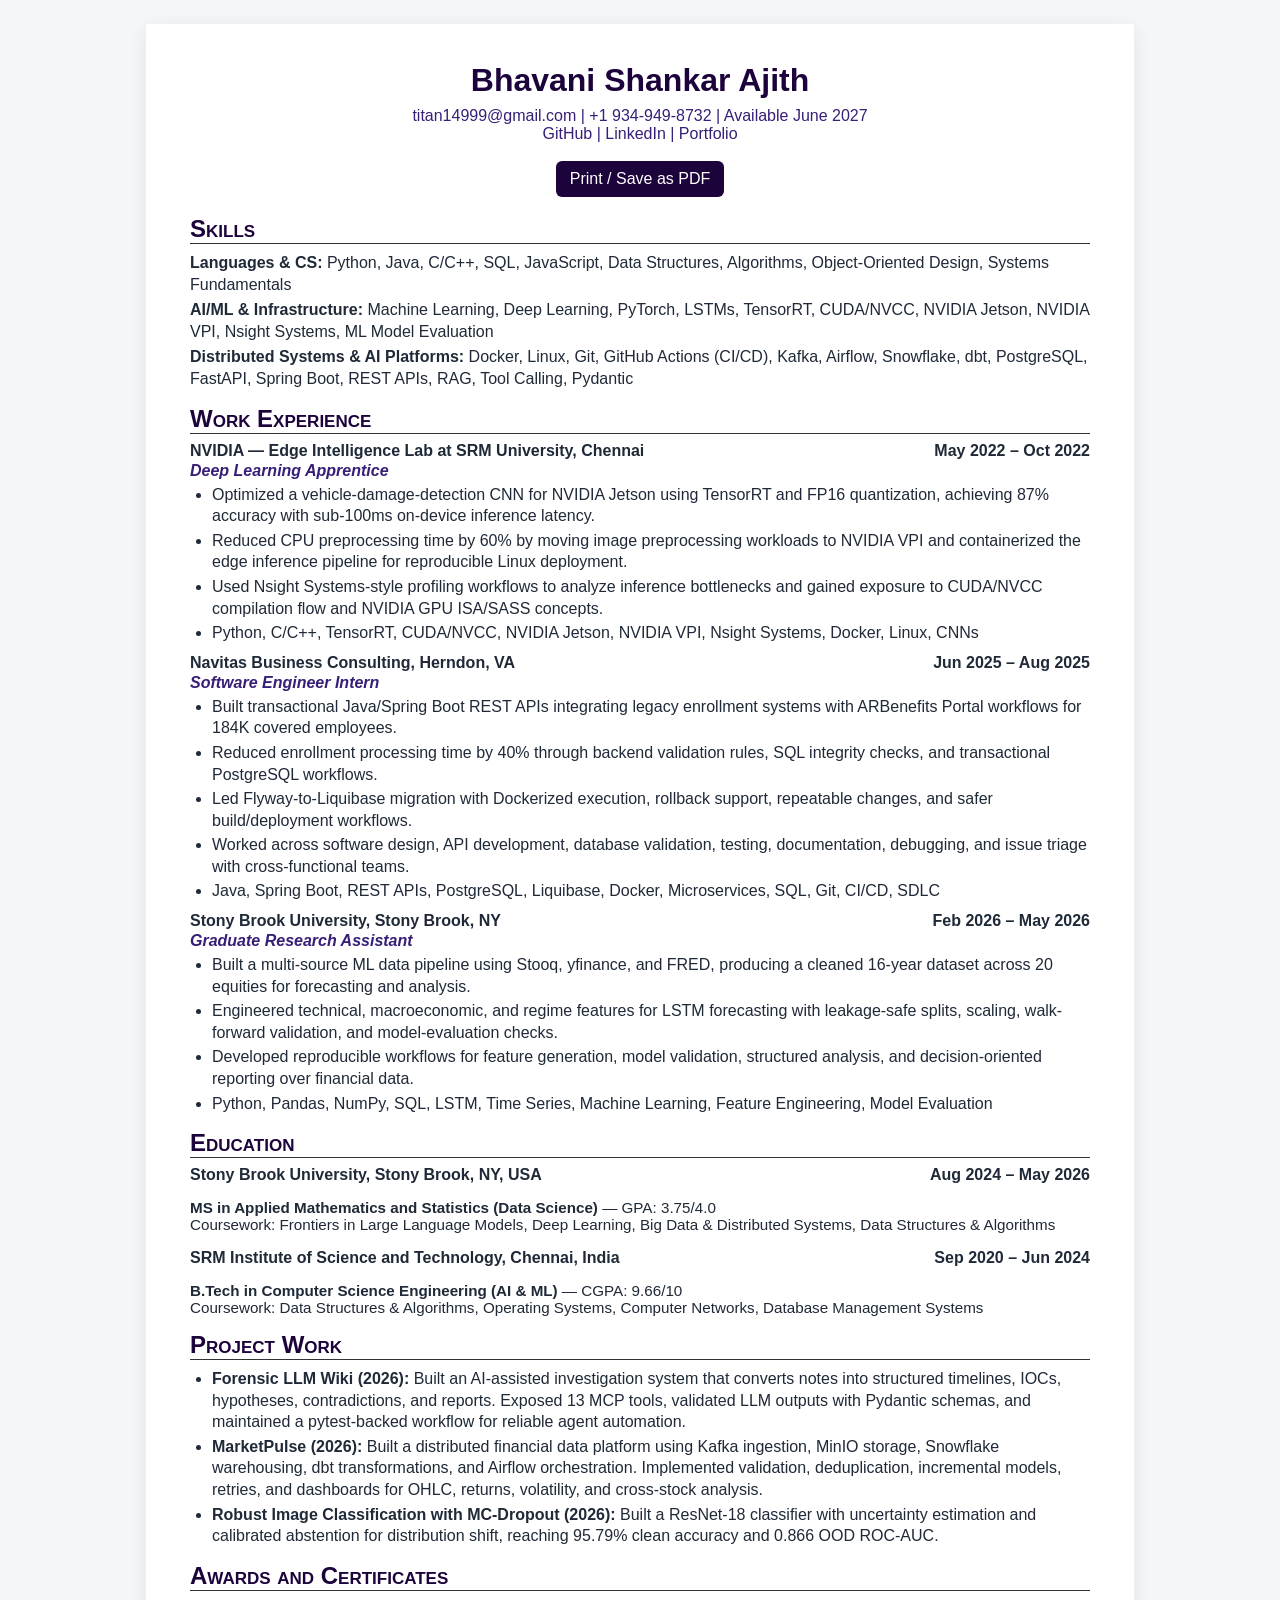
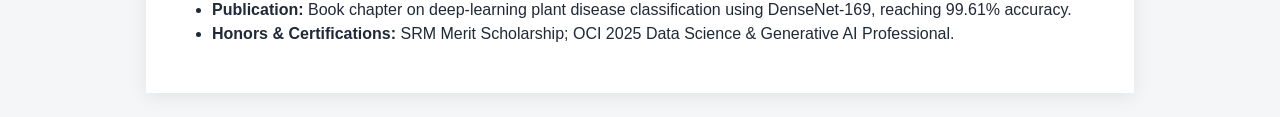
<file: google-ai-catalyst-2027-resume.html>
<!DOCTYPE html>
<html lang="en">
<head>
<meta charset="UTF-8">
<meta name="viewport" content="width=device-width, initial-scale=1.0">
<title>Bhavani Shankar Ajith | Google AI Catalyst 2027 Resume</title>
<style>
body{font-family:Arial,Helvetica,sans-serif;background:#f4f6f8;color:#1f2937;margin:0;padding:24px}.resume{max-width:900px;margin:auto;background:#fff;padding:38px 44px;box-shadow:0 4px 18px rgba(0,0,0,.08)}h1{text-align:center;color:#1C033C;margin:0 0 8px}.contact{text-align:center;color:#371e77;margin-bottom:18px}.contact a{color:#371e77;text-decoration:none}h2{font-variant:small-caps;border-bottom:1px solid #333;margin:15px 0 8px;color:#1C033C}.row{display:flex;justify-content:space-between;gap:16px;font-weight:bold}.subtitle{color:#371e77;font-style:italic;font-weight:bold;margin:2px 0 4px}ul{margin:4px 0 10px;padding-left:22px}li{margin:3px 0;line-height:1.35}.skills p{margin:4px 0;line-height:1.35}.meta{font-size:.95rem}.actions{text-align:center;margin:0 0 18px}.actions a{display:inline-block;padding:9px 14px;background:#1C033C;color:white;text-decoration:none;border-radius:6px}@media(max-width:650px){body{padding:0}.resume{padding:24px 18px}.row{display:block}.row span{display:block;margin-top:2px}}
</style>
</head>
<body>
<main class="resume">
<h1>Bhavani Shankar Ajith</h1>
<div class="contact">titan14999@gmail.com | +1 934-949-8732 | Available June 2027<br><a href="https://github.com/abs768">GitHub</a> | <a href="https://www.linkedin.com/in/abs768">LinkedIn</a> | <a href="https://abs768.github.io">Portfolio</a></div>
<div class="actions"><a href="javascript:window.print()">Print / Save as PDF</a></div>
<section class="skills"><h2>Skills</h2><p><strong>Languages & CS:</strong> Python, Java, C/C++, SQL, JavaScript, Data Structures, Algorithms, Object-Oriented Design, Systems Fundamentals</p><p><strong>AI/ML & Infrastructure:</strong> Machine Learning, Deep Learning, PyTorch, LSTMs, TensorRT, CUDA/NVCC, NVIDIA Jetson, NVIDIA VPI, Nsight Systems, ML Model Evaluation</p><p><strong>Distributed Systems & AI Platforms:</strong> Docker, Linux, Git, GitHub Actions (CI/CD), Kafka, Airflow, Snowflake, dbt, PostgreSQL, FastAPI, Spring Boot, REST APIs, RAG, Tool Calling, Pydantic</p></section>
<section><h2>Work Experience</h2><div class="row"><span>NVIDIA — Edge Intelligence Lab at SRM University, Chennai</span><span>May 2022 – Oct 2022</span></div><div class="subtitle">Deep Learning Apprentice</div><ul><li>Optimized a vehicle-damage-detection CNN for NVIDIA Jetson using TensorRT and FP16 quantization, achieving 87% accuracy with sub-100ms on-device inference latency.</li><li>Reduced CPU preprocessing time by 60% by moving image preprocessing workloads to NVIDIA VPI and containerized the edge inference pipeline for reproducible Linux deployment.</li><li>Used Nsight Systems-style profiling workflows to analyze inference bottlenecks and gained exposure to CUDA/NVCC compilation flow and NVIDIA GPU ISA/SASS concepts.</li><li>Python, C/C++, TensorRT, CUDA/NVCC, NVIDIA Jetson, NVIDIA VPI, Nsight Systems, Docker, Linux, CNNs</li></ul>
<div class="row"><span>Navitas Business Consulting, Herndon, VA</span><span>Jun 2025 – Aug 2025</span></div><div class="subtitle">Software Engineer Intern</div><ul><li>Built transactional Java/Spring Boot REST APIs integrating legacy enrollment systems with ARBenefits Portal workflows for 184K covered employees.</li><li>Reduced enrollment processing time by 40% through backend validation rules, SQL integrity checks, and transactional PostgreSQL workflows.</li><li>Led Flyway-to-Liquibase migration with Dockerized execution, rollback support, repeatable changes, and safer build/deployment workflows.</li><li>Worked across software design, API development, database validation, testing, documentation, debugging, and issue triage with cross-functional teams.</li><li>Java, Spring Boot, REST APIs, PostgreSQL, Liquibase, Docker, Microservices, SQL, Git, CI/CD, SDLC</li></ul>
<div class="row"><span>Stony Brook University, Stony Brook, NY</span><span>Feb 2026 – May 2026</span></div><div class="subtitle">Graduate Research Assistant</div><ul><li>Built a multi-source ML data pipeline using Stooq, yfinance, and FRED, producing a cleaned 16-year dataset across 20 equities for forecasting and analysis.</li><li>Engineered technical, macroeconomic, and regime features for LSTM forecasting with leakage-safe splits, scaling, walk-forward validation, and model-evaluation checks.</li><li>Developed reproducible workflows for feature generation, model validation, structured analysis, and decision-oriented reporting over financial data.</li><li>Python, Pandas, NumPy, SQL, LSTM, Time Series, Machine Learning, Feature Engineering, Model Evaluation</li></ul></section>
<section><h2>Education</h2><div class="row"><span>Stony Brook University, Stony Brook, NY, USA</span><span>Aug 2024 – May 2026</span></div><p class="meta"><strong>MS in Applied Mathematics and Statistics (Data Science)</strong> — GPA: 3.75/4.0<br>Coursework: Frontiers in Large Language Models, Deep Learning, Big Data & Distributed Systems, Data Structures & Algorithms</p><div class="row"><span>SRM Institute of Science and Technology, Chennai, India</span><span>Sep 2020 – Jun 2024</span></div><p class="meta"><strong>B.Tech in Computer Science Engineering (AI & ML)</strong> — CGPA: 9.66/10<br>Coursework: Data Structures & Algorithms, Operating Systems, Computer Networks, Database Management Systems</p></section>
<section><h2>Project Work</h2><ul><li><strong>Forensic LLM Wiki (2026):</strong> Built an AI-assisted investigation system that converts notes into structured timelines, IOCs, hypotheses, contradictions, and reports. Exposed 13 MCP tools, validated LLM outputs with Pydantic schemas, and maintained a pytest-backed workflow for reliable agent automation.</li><li><strong>MarketPulse (2026):</strong> Built a distributed financial data platform using Kafka ingestion, MinIO storage, Snowflake warehousing, dbt transformations, and Airflow orchestration. Implemented validation, deduplication, incremental models, retries, and dashboards for OHLC, returns, volatility, and cross-stock analysis.</li><li><strong>Robust Image Classification with MC-Dropout (2026):</strong> Built a ResNet-18 classifier with uncertainty estimation and calibrated abstention for distribution shift, reaching 95.79% clean accuracy and 0.866 OOD ROC-AUC.</li></ul></section>
<section><h2>Awards and Certificates</h2><ul><li><strong>Publication:</strong> Book chapter on deep-learning plant disease classification using DenseNet-169, reaching 99.61% accuracy.</li><li><strong>Honors & Certifications:</strong> SRM Merit Scholarship; OCI 2025 Data Science & Generative AI Professional.</li></ul></section>
</main>
</body>
</html>
</file>
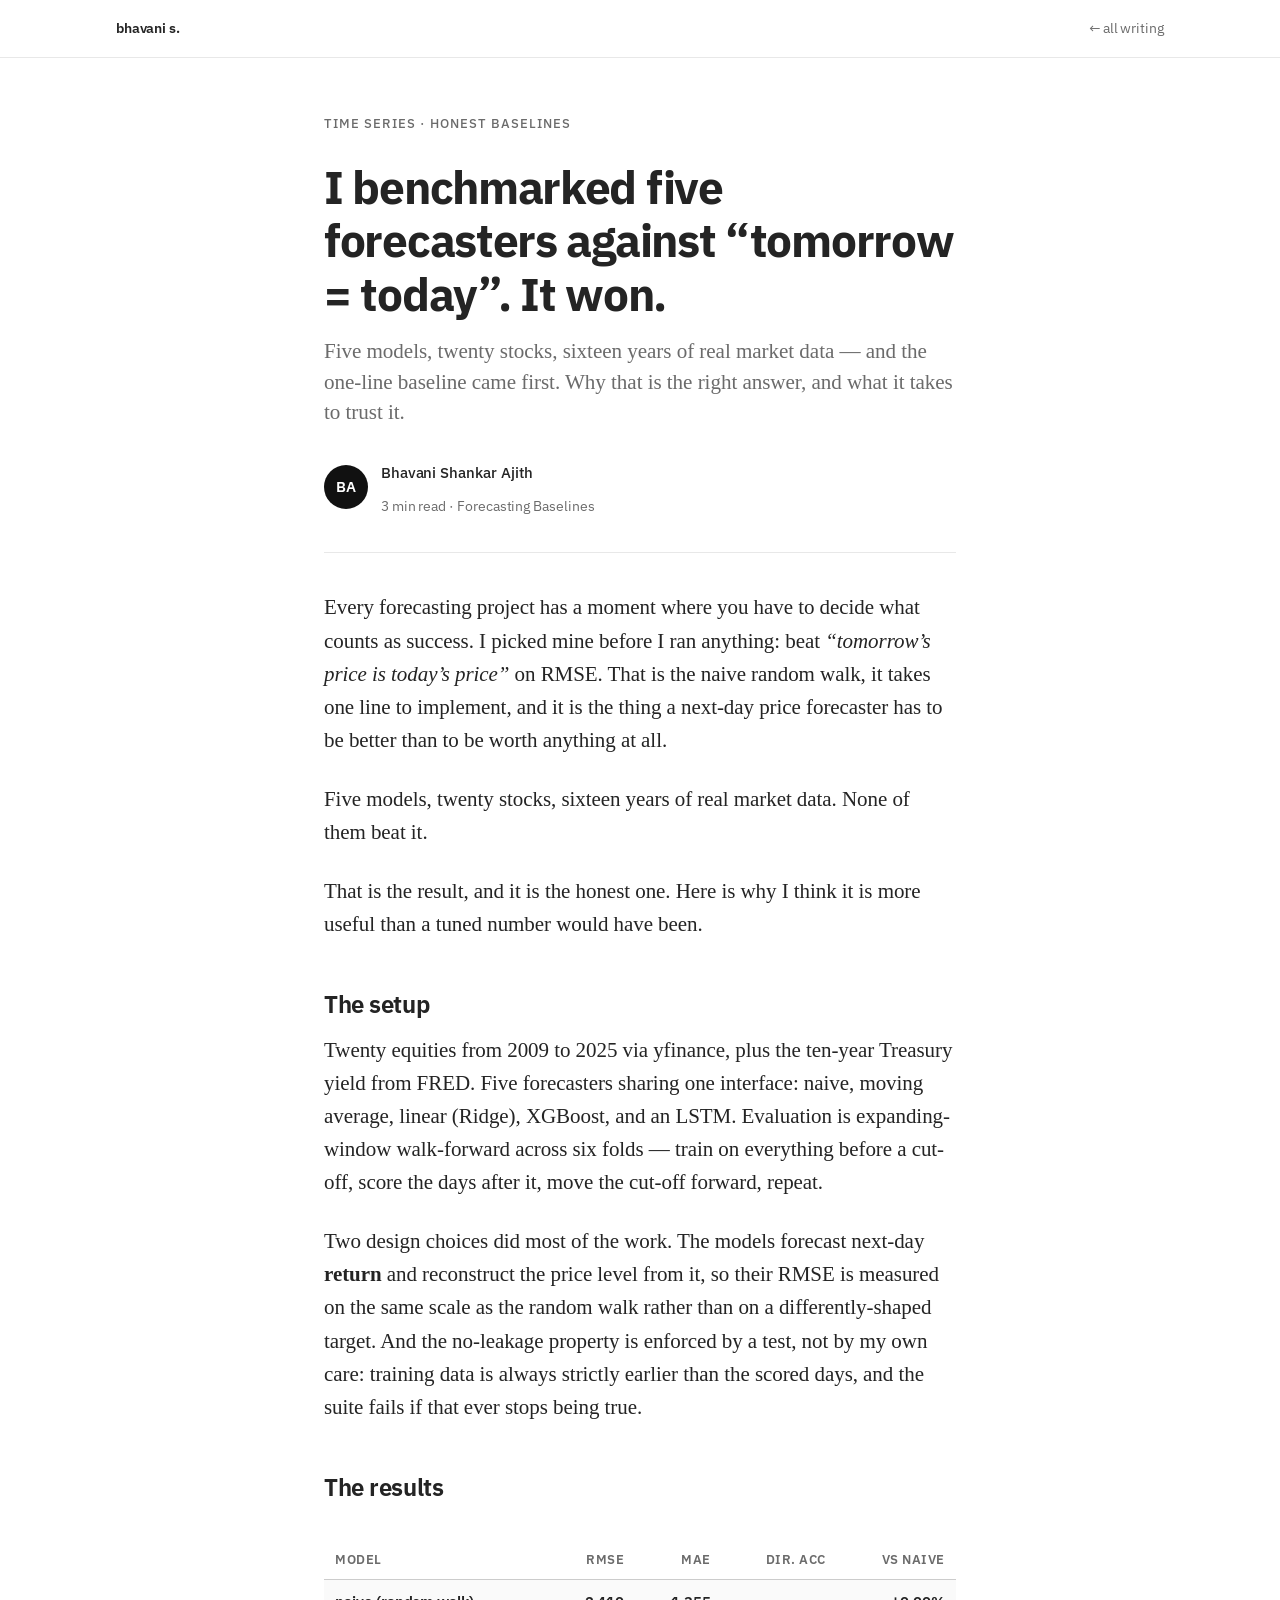
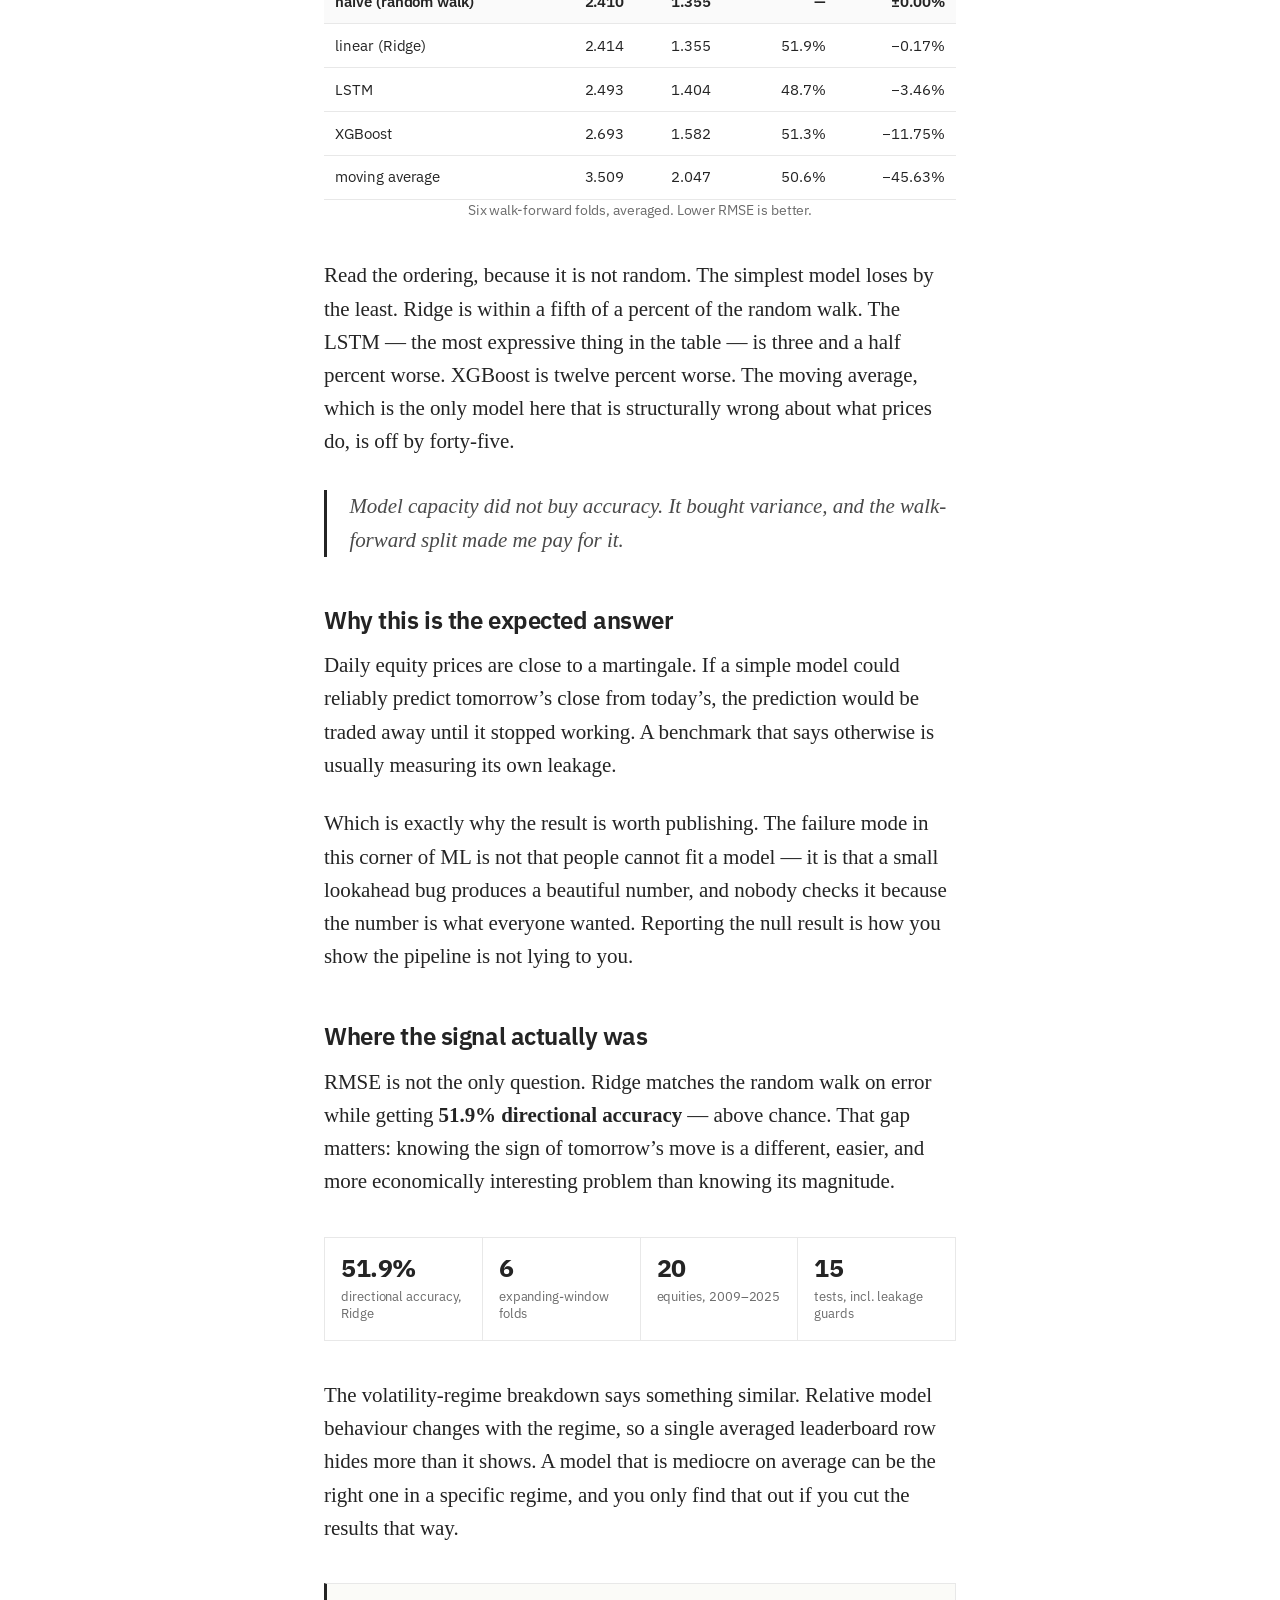
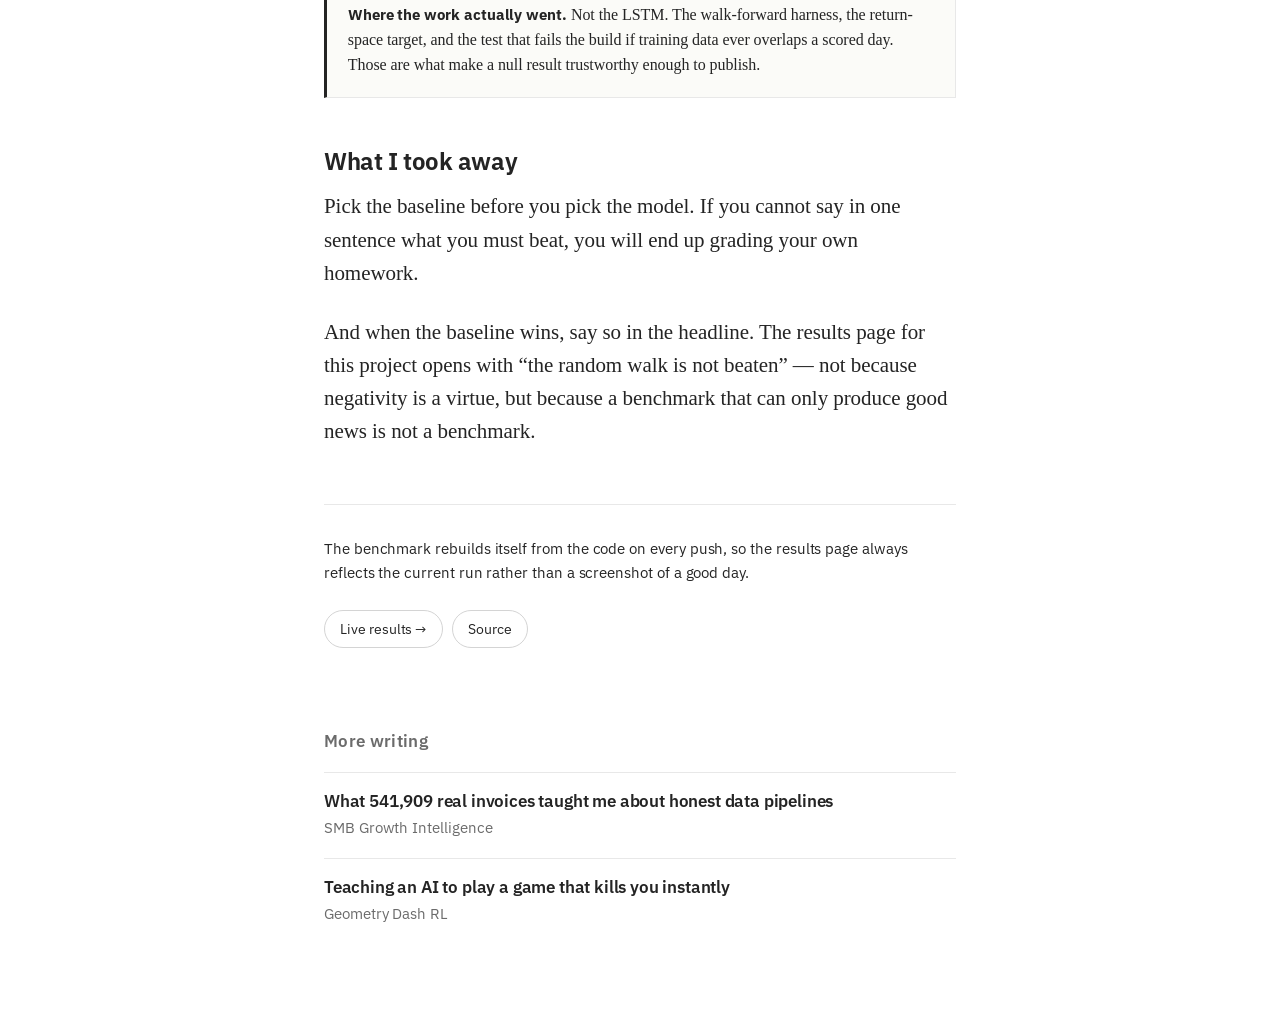
<file: writing/forecasting-baselines.html>
<!DOCTYPE html>
<!-- (c) 2026 Bhavani Shankar Ajith. All rights reserved. Viewing is permitted; reuse is not. See /LICENSE. -->
<html lang="en">
<head>
  <meta charset="UTF-8">
  <meta name="viewport" content="width=device-width, initial-scale=1.0">
  <title>I benchmarked five forecasters against &ldquo;tomorrow = today&rdquo;. It won. &middot; Bhavani S.</title>

  <meta name="description" content="A leakage-safe walk-forward benchmark of naive, moving-average, Ridge, XGBoost and LSTM forecasters over sixteen years of real market data. None beat the random walk, and that is the correct result.">
  <meta name="author" content="Bhavani Shankar Ajith">
  <meta name="robots" content="index, follow">

  <meta property="og:type" content="article">
  <meta property="og:title" content="I benchmarked five forecasters against &ldquo;tomorrow = today&rdquo;. It won.">
  <meta property="og:description" content="A leakage-safe walk-forward benchmark of naive, moving-average, Ridge, XGBoost and LSTM forecasters over sixteen years of real market data. None beat the random walk, and that is the correct result.">

  <link rel="icon" type="image/svg+xml" href="../favicon.svg">

  <link rel="preconnect" href="https://fonts.googleapis.com">
  <link rel="preconnect" href="https://fonts.gstatic.com" crossorigin>
  <link href="https://fonts.googleapis.com/css2?family=IBM+Plex+Mono:wght@400;500&family=IBM+Plex+Sans:wght@400;500;600;700&display=swap" rel="stylesheet">

  <link rel="stylesheet" href="../css/read.css?v=20260911b">
</head>

<body>
  <div class="progress" id="progress" aria-hidden="true"></div>

  <header class="masthead">
    <div class="masthead__inner">
      <a class="masthead__name" href="../">bhavani s.</a>
      <a class="masthead__back" href="./">&larr; all writing</a>
    </div>
  </header>

  <article class="post">
    <p class="post__kicker">Time series &middot; Honest baselines</p>
    <h1>I benchmarked five forecasters against &ldquo;tomorrow = today&rdquo;. It won.</h1>
    <p class="post__standfirst">Five models, twenty stocks, sixteen years of real market data &mdash; and the one-line baseline came first. Why that is the right answer, and what it takes to trust it.</p>

    <div class="post__byline">
      <span class="post__avatar" aria-hidden="true">BA</span>
      <span>
        <span class="post__who">Bhavani Shankar Ajith</span><br>
        <span class="post__meta">3 min read &middot; Forecasting Baselines</span>
      </span>
    </div>

    <p>
      Every forecasting project has a moment where you have to decide what counts as
      success. I picked mine before I ran anything: beat <em>&ldquo;tomorrow&rsquo;s price is
      today&rsquo;s price&rdquo;</em> on RMSE. That is the naive random walk, it takes one line
      to implement, and it is the thing a next-day price forecaster has to be better
      than to be worth anything at all.
    </p>

    <p>
      Five models, twenty stocks, sixteen years of real market data. None of them beat it.
    </p>

    <p>
      That is the result, and it is the honest one. Here is why I think it is more
      useful than a tuned number would have been.
    </p>

    <h2>The setup</h2>

    <p>
      Twenty equities from 2009 to 2025 via yfinance, plus the ten-year Treasury yield
      from FRED. Five forecasters sharing one interface: naive, moving average, linear
      (Ridge), XGBoost, and an LSTM. Evaluation is expanding-window walk-forward across
      six folds &mdash; train on everything before a cut-off, score the days after it,
      move the cut-off forward, repeat.
    </p>

    <p>
      Two design choices did most of the work. The models forecast next-day
      <strong>return</strong> and reconstruct the price level from it, so their RMSE is
      measured on the same scale as the random walk rather than on a differently-shaped
      target. And the no-leakage property is enforced by a test, not by my own care:
      training data is always strictly earlier than the scored days, and the suite fails
      if that ever stops being true.
    </p>

    <h2>The results</h2>

    <div class="figure">
      <div class="table-wrap">
      <table>
        <thead>
          <tr><th>Model</th><th>RMSE</th><th>MAE</th><th>Dir. acc</th><th>vs naive</th></tr>
        </thead>
        <tbody>
          <tr class="is-key"><td>naive (random walk)</td><td>2.410</td><td>1.355</td><td>&mdash;</td><td>&plusmn;0.00%</td></tr>
          <tr><td>linear (Ridge)</td><td>2.414</td><td>1.355</td><td>51.9%</td><td>&minus;0.17%</td></tr>
          <tr><td>LSTM</td><td>2.493</td><td>1.404</td><td>48.7%</td><td>&minus;3.46%</td></tr>
          <tr><td>XGBoost</td><td>2.693</td><td>1.582</td><td>51.3%</td><td>&minus;11.75%</td></tr>
          <tr><td>moving average</td><td>3.509</td><td>2.047</td><td>50.6%</td><td>&minus;45.63%</td></tr>
        </tbody>
      </table>
      </div>
      <p class="figure__cap">Six walk-forward folds, averaged. Lower RMSE is better.</p>
    </div>

    <p>
      Read the ordering, because it is not random. The simplest model loses by the least.
      Ridge is within a fifth of a percent of the random walk. The LSTM &mdash; the most
      expressive thing in the table &mdash; is three and a half percent worse. XGBoost is
      twelve percent worse. The moving average, which is the only model here that is
      structurally wrong about what prices do, is off by forty-five.
    </p>

    <blockquote>
      <p>
        Model capacity did not buy accuracy. It bought variance, and the walk-forward
        split made me pay for it.
      </p>
    </blockquote>

    <h2>Why this is the expected answer</h2>

    <p>
      Daily equity prices are close to a martingale. If a simple model could reliably
      predict tomorrow&rsquo;s close from today&rsquo;s, the prediction would be traded away
      until it stopped working. A benchmark that says otherwise is usually measuring its
      own leakage.
    </p>

    <p>
      Which is exactly why the result is worth publishing. The failure mode in this
      corner of ML is not that people cannot fit a model &mdash; it is that a small
      lookahead bug produces a beautiful number, and nobody checks it because the number
      is what everyone wanted. Reporting the null result is how you show the pipeline is
      not lying to you.
    </p>

    <h2>Where the signal actually was</h2>

    <p>
      RMSE is not the only question. Ridge matches the random walk on error while getting
      <strong>51.9% directional accuracy</strong> &mdash; above chance. That gap matters:
      knowing the sign of tomorrow&rsquo;s move is a different, easier, and more
      economically interesting problem than knowing its magnitude.
    </p>

    <div class="stats">
      <div class="stat"><div class="stat__v">51.9%</div><div class="stat__k">directional accuracy, Ridge</div></div>
      <div class="stat"><div class="stat__v">6</div><div class="stat__k">expanding-window folds</div></div>
      <div class="stat"><div class="stat__v">20</div><div class="stat__k">equities, 2009&ndash;2025</div></div>
      <div class="stat"><div class="stat__v">15</div><div class="stat__k">tests, incl. leakage guards</div></div>
    </div>

    <p>
      The volatility-regime breakdown says something similar. Relative model behaviour
      changes with the regime, so a single averaged leaderboard row hides more than it
      shows. A model that is mediocre on average can be the right one in a specific
      regime, and you only find that out if you cut the results that way.
    </p>

    <div class="note">
      <p>
        <strong>Where the work actually went.</strong> Not the LSTM. The walk-forward
        harness, the return-space target, and the test that fails the build if training
        data ever overlaps a scored day. Those are what make a null result trustworthy
        enough to publish.
      </p>
    </div>

    <h2>What I took away</h2>

    <p>
      Pick the baseline before you pick the model. If you cannot say in one sentence what
      you must beat, you will end up grading your own homework.
    </p>

    <p>
      And when the baseline wins, say so in the headline. The results page for this
      project opens with &ldquo;the random walk is not beaten&rdquo; &mdash; not because
      negativity is a virtue, but because a benchmark that can only produce good news is
      not a benchmark.
    </p>

    <div class="post__end">
      <p>The benchmark rebuilds itself from the code on every push, so the results page always reflects the current run rather than a screenshot of a good day.</p>
      <div class="post__links">
        <a href="https://abs768.github.io/forecasting-baselines/" target="_blank" rel="noopener">Live results &rarr;</a>
        <a href="https://github.com/abs768/forecasting-baselines" target="_blank" rel="noopener">Source</a>
      </div>
    </div>
  </article>

  <nav class="more">
    <h2>More writing</h2>
    <ul>
      <li><a href="smb-growth-intelligence.html">
        <span class="more__t">What 541,909 real invoices taught me about honest data pipelines</span>
        <span class="more__d">SMB Growth Intelligence</span>
      </a></li>
      <li><a href="geometry-dash-rl.html">
        <span class="more__t">Teaching an AI to play a game that kills you instantly</span>
        <span class="more__d">Geometry Dash RL</span>
      </a></li>
    </ul>
  </nav>

  <script>
    // A thin progress rule. Transform-only and rAF-batched, so scrolling stays cheap.
    (function () {
      var bar = document.getElementById('progress');
      if (!bar) return;
      var queued = false;
      var paint = function () {
        queued = false;
        var h = document.documentElement.scrollHeight - window.innerHeight;
        bar.style.transform = 'scaleX(' + (h > 0 ? Math.min(window.scrollY / h, 1) : 0).toFixed(4) + ')';
      };
      window.addEventListener('scroll', function () {
        if (queued) return;
        queued = true;
        requestAnimationFrame(paint);
      }, { passive: true });
      paint();
    })();
  </script>
</body>
</html>
</file>
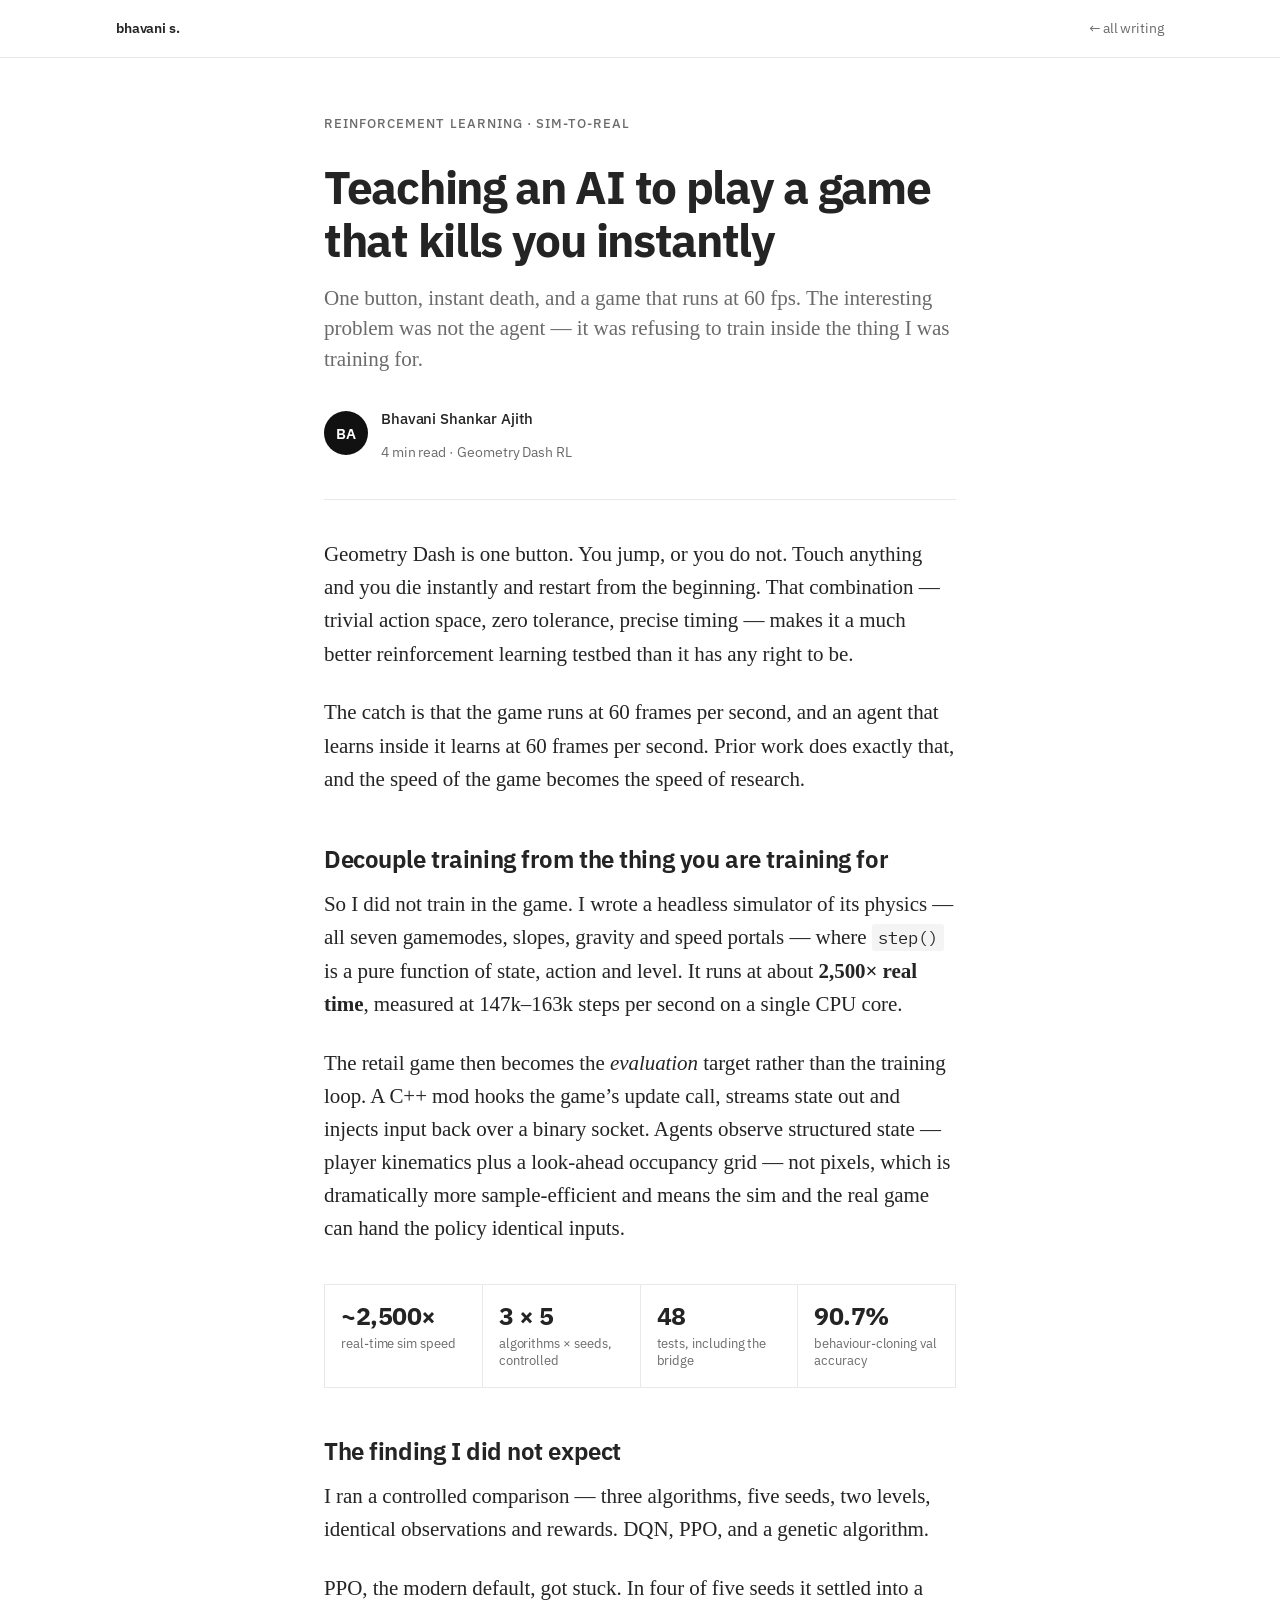
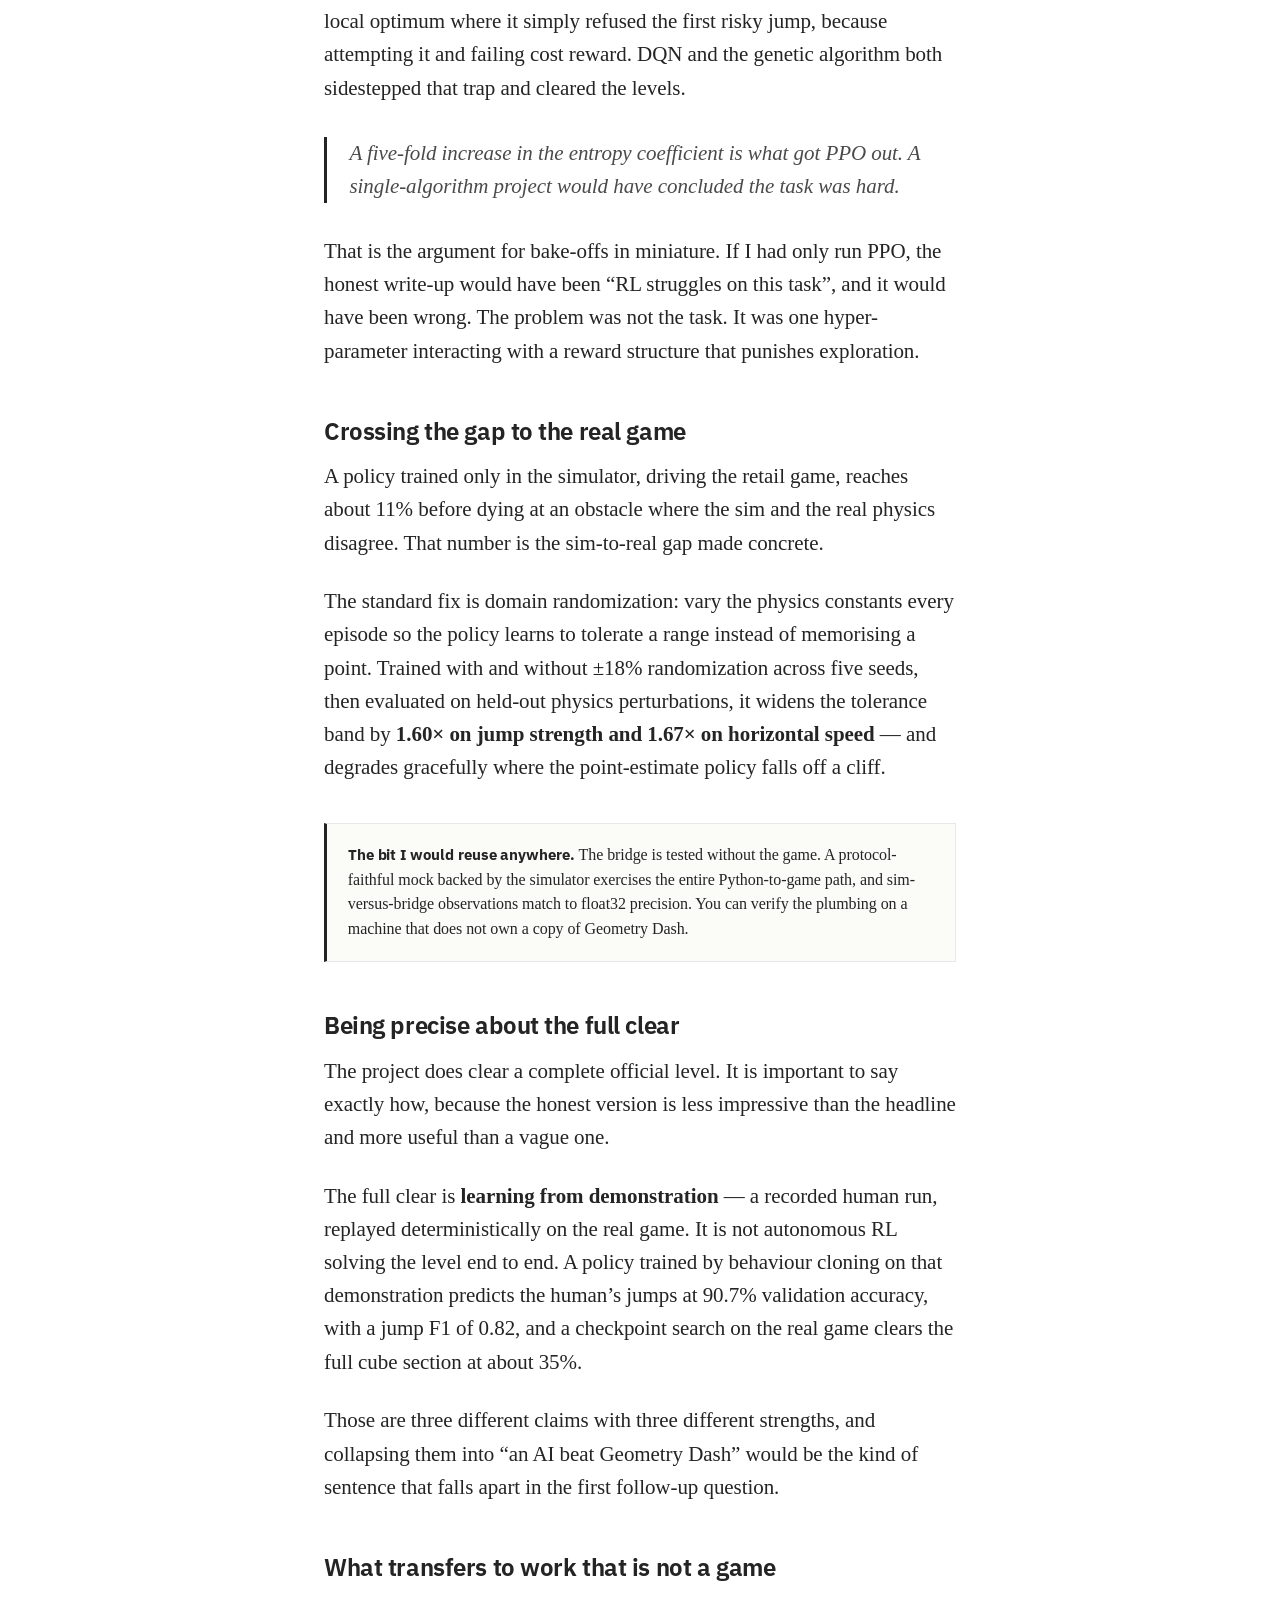
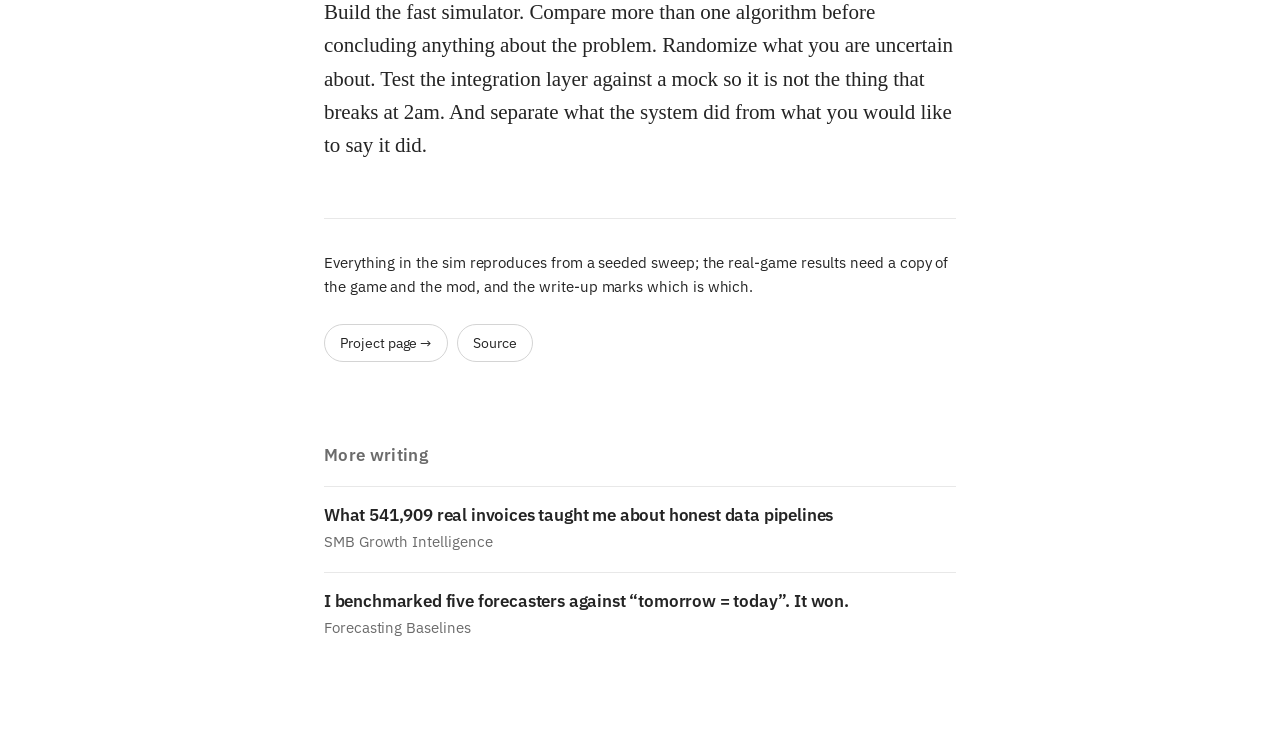
<file: writing/geometry-dash-rl.html>
<!DOCTYPE html>
<!-- (c) 2026 Bhavani Shankar Ajith. All rights reserved. Viewing is permitted; reuse is not. See /LICENSE. -->
<html lang="en">
<head>
  <meta charset="UTF-8">
  <meta name="viewport" content="width=device-width, initial-scale=1.0">
  <title>Teaching an AI to play a game that kills you instantly &middot; Bhavani S.</title>

  <meta name="description" content="Reinforcement-learning agents for Geometry Dash, trained in a headless simulator running 2,500x real time and deployed to the retail game through a C++ mod. A controlled DQN/PPO/GA comparison, domain randomization, and an honest account of the full level clear.">
  <meta name="author" content="Bhavani Shankar Ajith">
  <meta name="robots" content="index, follow">

  <meta property="og:type" content="article">
  <meta property="og:title" content="Teaching an AI to play a game that kills you instantly">
  <meta property="og:description" content="Reinforcement-learning agents for Geometry Dash, trained in a headless simulator running 2,500x real time and deployed to the retail game through a C++ mod. A controlled DQN/PPO/GA comparison, domain randomization, and an honest account of the full level clear.">

  <link rel="icon" type="image/svg+xml" href="../favicon.svg">

  <link rel="preconnect" href="https://fonts.googleapis.com">
  <link rel="preconnect" href="https://fonts.gstatic.com" crossorigin>
  <link href="https://fonts.googleapis.com/css2?family=IBM+Plex+Mono:wght@400;500&family=IBM+Plex+Sans:wght@400;500;600;700&display=swap" rel="stylesheet">

  <link rel="stylesheet" href="../css/read.css?v=20260911b">
</head>

<body>
  <div class="progress" id="progress" aria-hidden="true"></div>

  <header class="masthead">
    <div class="masthead__inner">
      <a class="masthead__name" href="../">bhavani s.</a>
      <a class="masthead__back" href="./">&larr; all writing</a>
    </div>
  </header>

  <article class="post">
    <p class="post__kicker">Reinforcement learning &middot; Sim-to-real</p>
    <h1>Teaching an AI to play a game that kills you instantly</h1>
    <p class="post__standfirst">One button, instant death, and a game that runs at 60 fps. The interesting problem was not the agent &mdash; it was refusing to train inside the thing I was training for.</p>

    <div class="post__byline">
      <span class="post__avatar" aria-hidden="true">BA</span>
      <span>
        <span class="post__who">Bhavani Shankar Ajith</span><br>
        <span class="post__meta">4 min read &middot; Geometry Dash RL</span>
      </span>
    </div>

    <p>
      Geometry Dash is one button. You jump, or you do not. Touch anything and you die
      instantly and restart from the beginning. That combination &mdash; trivial action
      space, zero tolerance, precise timing &mdash; makes it a much better reinforcement
      learning testbed than it has any right to be.
    </p>

    <p>
      The catch is that the game runs at 60 frames per second, and an agent that learns
      inside it learns at 60 frames per second. Prior work does exactly that, and the
      speed of the game becomes the speed of research.
    </p>

    <h2>Decouple training from the thing you are training for</h2>

    <p>
      So I did not train in the game. I wrote a headless simulator of its physics
      &mdash; all seven gamemodes, slopes, gravity and speed portals &mdash; where
      <code>step()</code> is a pure function of state, action and level. It runs at about
      <strong>2,500&times; real time</strong>, measured at 147k&ndash;163k steps per
      second on a single CPU core.
    </p>

    <p>
      The retail game then becomes the <em>evaluation</em> target rather than the
      training loop. A C++ mod hooks the game&rsquo;s update call, streams state out and
      injects input back over a binary socket. Agents observe structured state &mdash;
      player kinematics plus a look-ahead occupancy grid &mdash; not pixels, which is
      dramatically more sample-efficient and means the sim and the real game can hand the
      policy identical inputs.
    </p>

    <div class="stats">
      <div class="stat"><div class="stat__v">~2,500&times;</div><div class="stat__k">real-time sim speed</div></div>
      <div class="stat"><div class="stat__v">3 &times; 5</div><div class="stat__k">algorithms &times; seeds, controlled</div></div>
      <div class="stat"><div class="stat__v">48</div><div class="stat__k">tests, including the bridge</div></div>
      <div class="stat"><div class="stat__v">90.7%</div><div class="stat__k">behaviour-cloning val accuracy</div></div>
    </div>

    <h2>The finding I did not expect</h2>

    <p>
      I ran a controlled comparison &mdash; three algorithms, five seeds, two levels,
      identical observations and rewards. DQN, PPO, and a genetic algorithm.
    </p>

    <p>
      PPO, the modern default, got stuck. In four of five seeds it settled into a local
      optimum where it simply refused the first risky jump, because attempting it and
      failing cost reward. DQN and the genetic algorithm both sidestepped that trap and
      cleared the levels.
    </p>

    <blockquote>
      <p>
        A five-fold increase in the entropy coefficient is what got PPO out. A
        single-algorithm project would have concluded the task was hard.
      </p>
    </blockquote>

    <p>
      That is the argument for bake-offs in miniature. If I had only run PPO, the honest
      write-up would have been &ldquo;RL struggles on this task&rdquo;, and it would have
      been wrong. The problem was not the task. It was one hyper-parameter interacting
      with a reward structure that punishes exploration.
    </p>

    <h2>Crossing the gap to the real game</h2>

    <p>
      A policy trained only in the simulator, driving the retail game, reaches about 11%
      before dying at an obstacle where the sim and the real physics disagree. That
      number is the sim-to-real gap made concrete.
    </p>

    <p>
      The standard fix is domain randomization: vary the physics constants every episode
      so the policy learns to tolerate a range instead of memorising a point. Trained
      with and without &plusmn;18% randomization across five seeds, then evaluated on
      held-out physics perturbations, it widens the tolerance band by
      <strong>1.60&times; on jump strength and 1.67&times; on horizontal speed</strong>
      &mdash; and degrades gracefully where the point-estimate policy falls off a cliff.
    </p>

    <div class="note">
      <p>
        <strong>The bit I would reuse anywhere.</strong> The bridge is tested without the
        game. A protocol-faithful mock backed by the simulator exercises the entire
        Python-to-game path, and sim-versus-bridge observations match to float32
        precision. You can verify the plumbing on a machine that does not own a copy of
        Geometry Dash.
      </p>
    </div>

    <h2>Being precise about the full clear</h2>

    <p>
      The project does clear a complete official level. It is important to say exactly
      how, because the honest version is less impressive than the headline and more
      useful than a vague one.
    </p>

    <p>
      The full clear is <strong>learning from demonstration</strong> &mdash; a recorded
      human run, replayed deterministically on the real game. It is not autonomous RL
      solving the level end to end. A policy trained by behaviour cloning on that
      demonstration predicts the human&rsquo;s jumps at 90.7% validation accuracy, with a
      jump F1 of 0.82, and a checkpoint search on the real game clears the full cube
      section at about 35%.
    </p>

    <p>
      Those are three different claims with three different strengths, and collapsing
      them into &ldquo;an AI beat Geometry Dash&rdquo; would be the kind of sentence that
      falls apart in the first follow-up question.
    </p>

    <h2>What transfers to work that is not a game</h2>

    <p>
      Build the fast simulator. Compare more than one algorithm before concluding
      anything about the problem. Randomize what you are uncertain about. Test the
      integration layer against a mock so it is not the thing that breaks at 2am. And
      separate what the system did from what you would like to say it did.
    </p>

    <div class="post__end">
      <p>Everything in the sim reproduces from a seeded sweep; the real-game results need a copy of the game and the mod, and the write-up marks which is which.</p>
      <div class="post__links">
        <a href="https://abs768.github.io/geometry-dash-rl/" target="_blank" rel="noopener">Project page &rarr;</a>
        <a href="https://github.com/abs768/geometry-dash-rl" target="_blank" rel="noopener">Source</a>
      </div>
    </div>
  </article>

  <nav class="more">
    <h2>More writing</h2>
    <ul>
      <li><a href="smb-growth-intelligence.html">
        <span class="more__t">What 541,909 real invoices taught me about honest data pipelines</span>
        <span class="more__d">SMB Growth Intelligence</span>
      </a></li>
      <li><a href="forecasting-baselines.html">
        <span class="more__t">I benchmarked five forecasters against &ldquo;tomorrow = today&rdquo;. It won.</span>
        <span class="more__d">Forecasting Baselines</span>
      </a></li>
    </ul>
  </nav>

  <script>
    // A thin progress rule. Transform-only and rAF-batched, so scrolling stays cheap.
    (function () {
      var bar = document.getElementById('progress');
      if (!bar) return;
      var queued = false;
      var paint = function () {
        queued = false;
        var h = document.documentElement.scrollHeight - window.innerHeight;
        bar.style.transform = 'scaleX(' + (h > 0 ? Math.min(window.scrollY / h, 1) : 0).toFixed(4) + ')';
      };
      window.addEventListener('scroll', function () {
        if (queued) return;
        queued = true;
        requestAnimationFrame(paint);
      }, { passive: true });
      paint();
    })();
  </script>
</body>
</html>
</file>
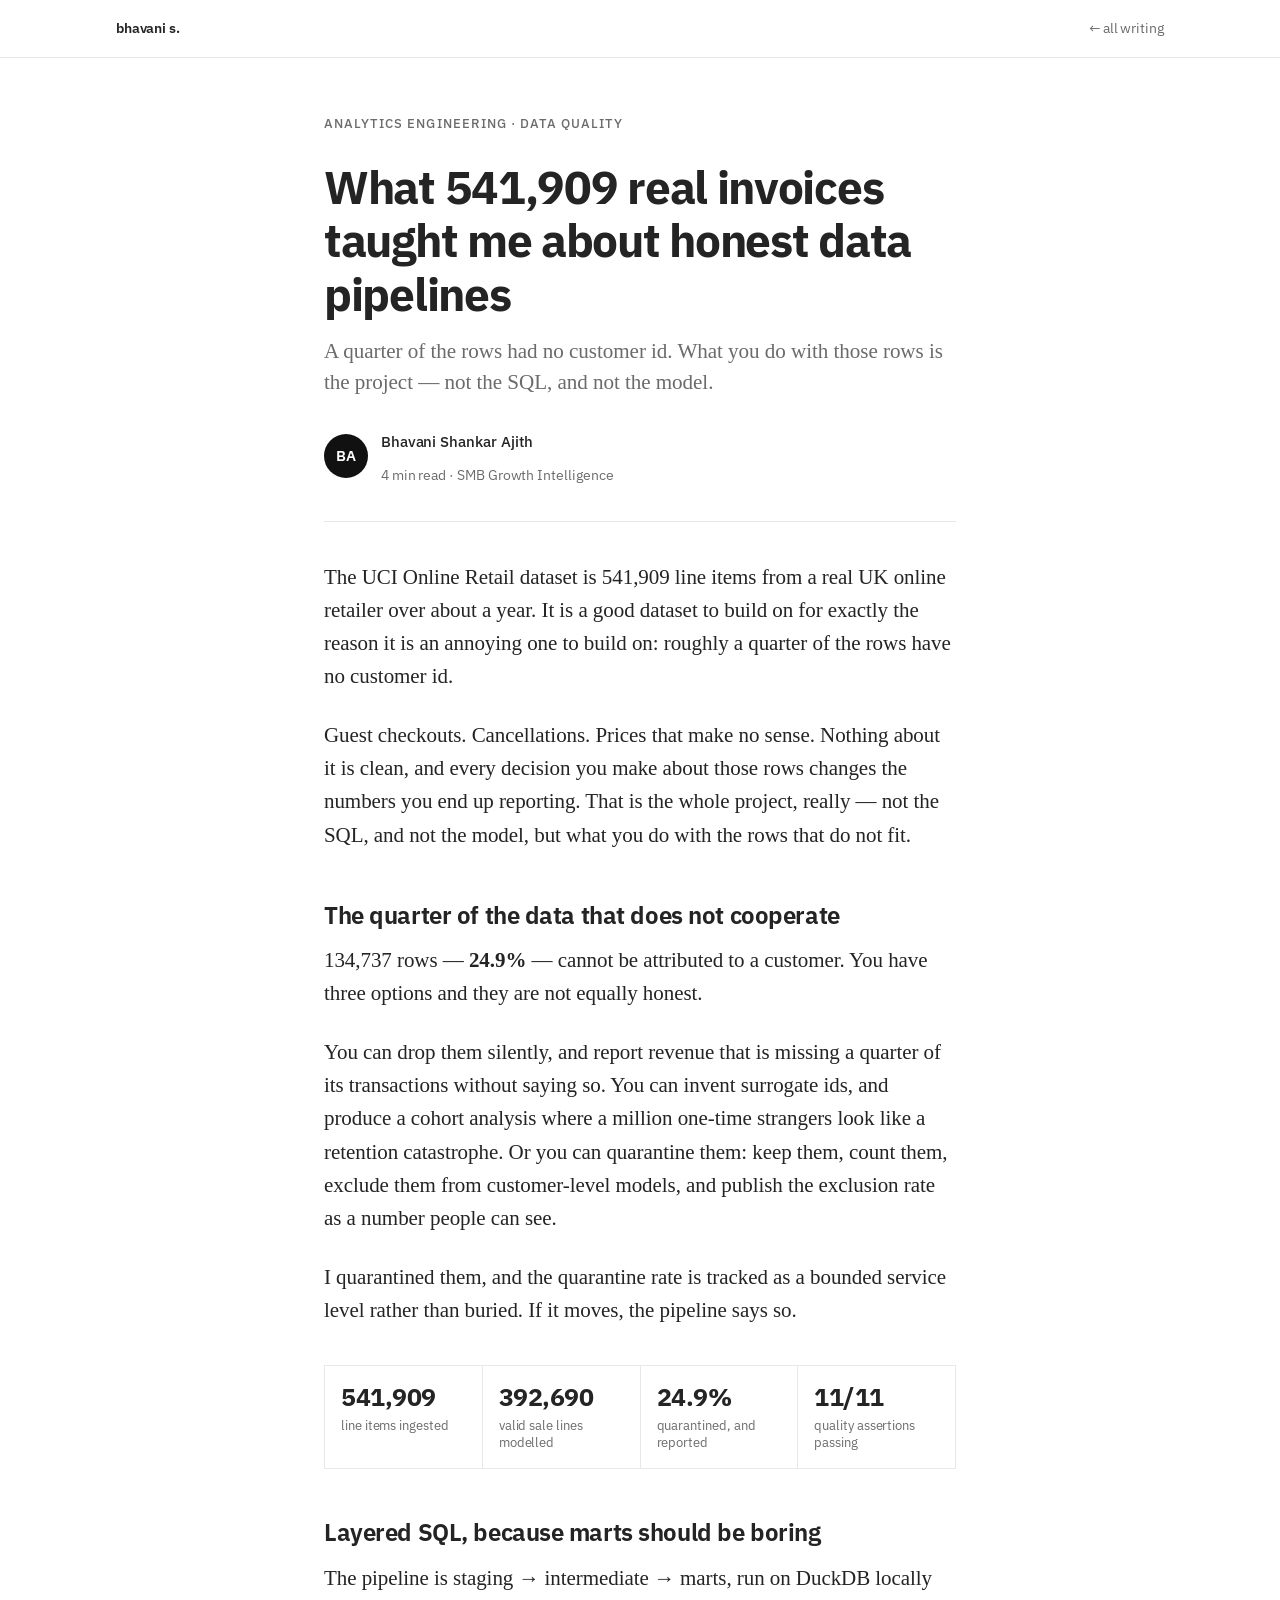
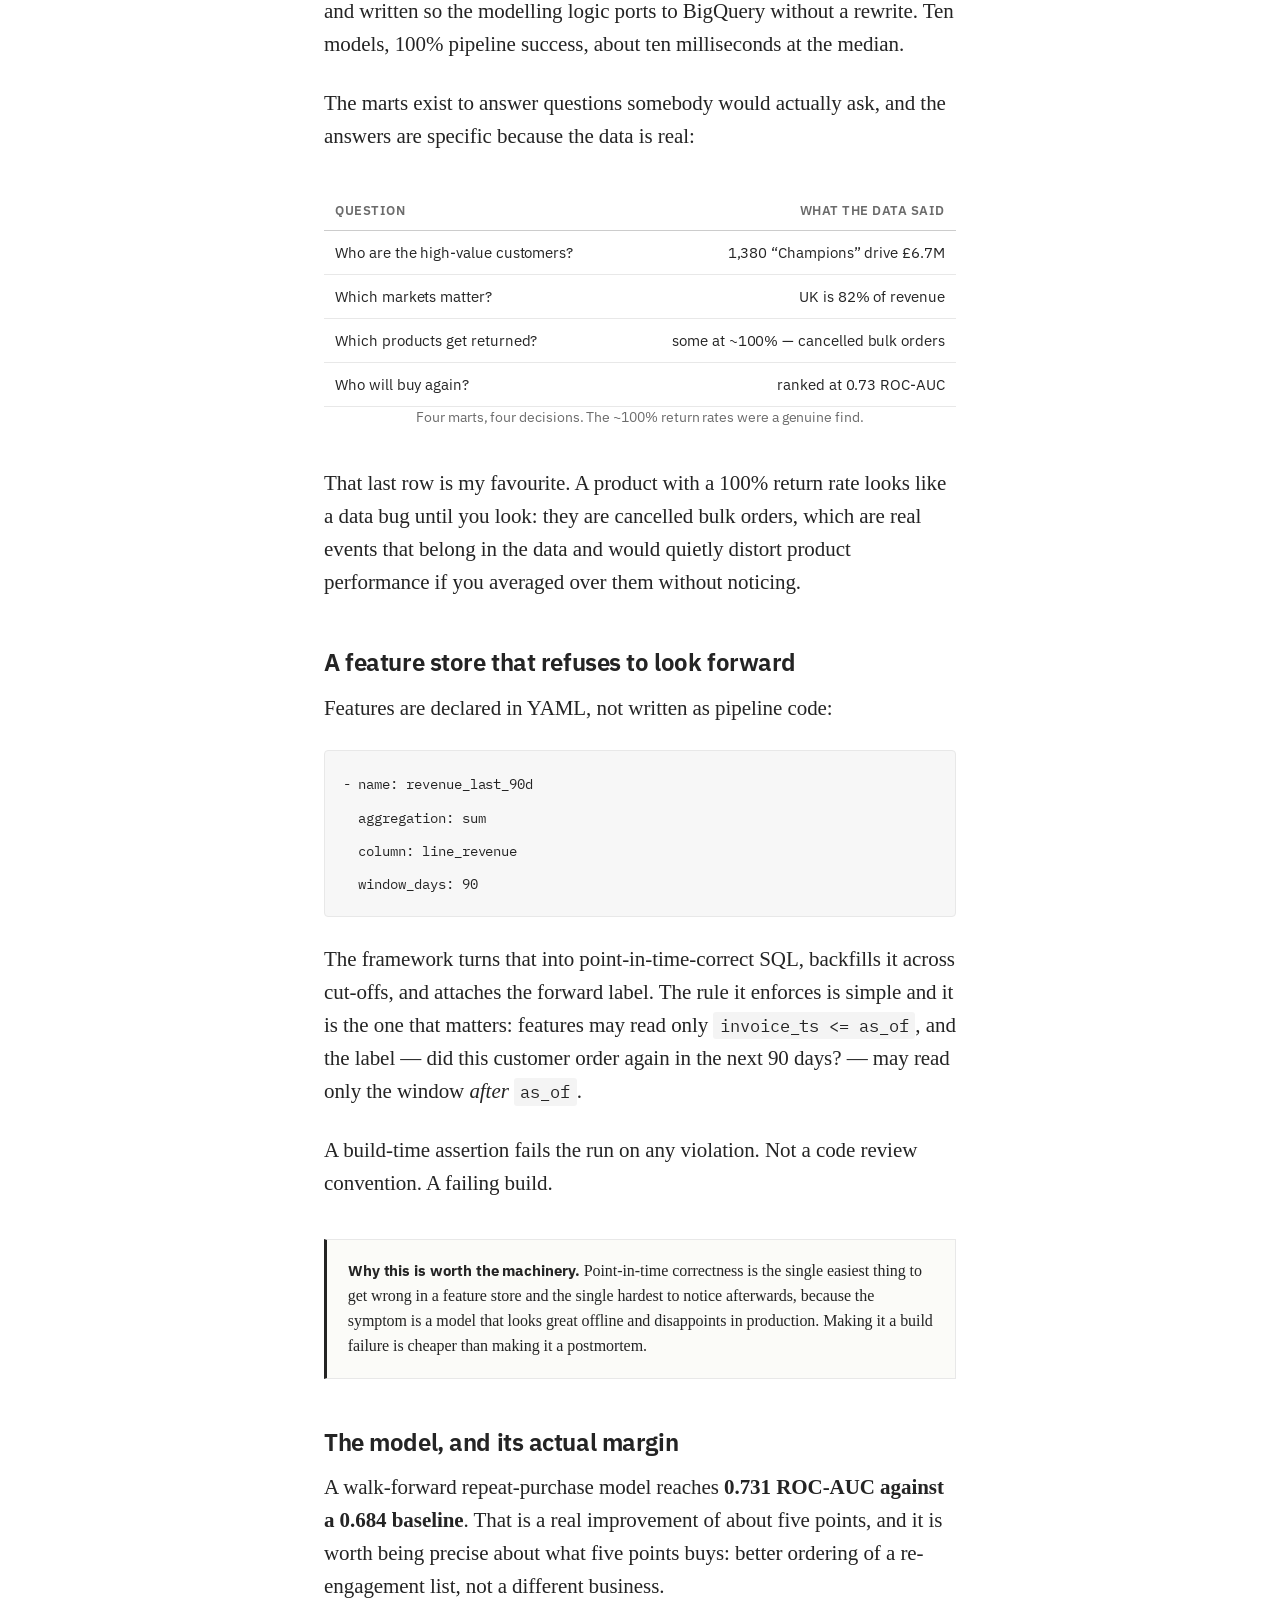
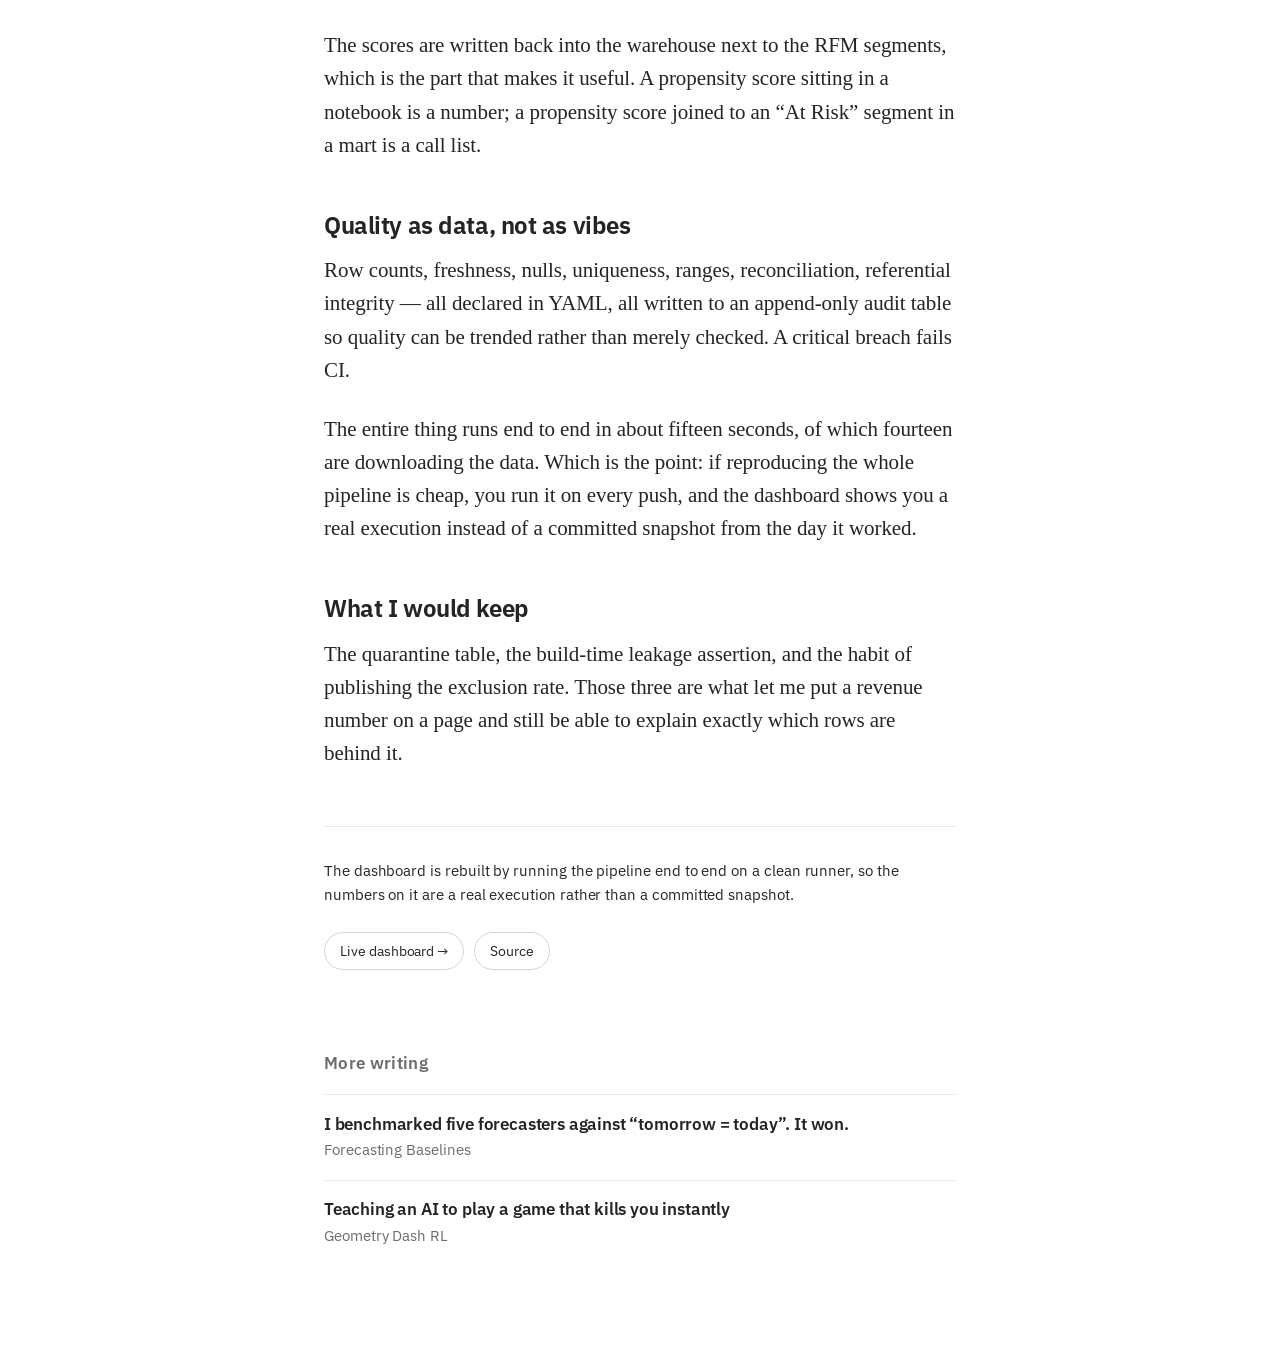
<file: writing/smb-growth-intelligence.html>
<!DOCTYPE html>
<!-- (c) 2026 Bhavani Shankar Ajith. All rights reserved. Viewing is permitted; reuse is not. See /LICENSE. -->
<html lang="en">
<head>
  <meta charset="UTF-8">
  <meta name="viewport" content="width=device-width, initial-scale=1.0">
  <title>What 541,909 real invoices taught me about honest data pipelines &middot; Bhavani S.</title>

  <meta name="description" content="Building an analytics-engineering platform on real UK ecommerce data: layered SQL marts, a point-in-time feature store with a build-time leakage guard, and what to do with the 25% of rows that have no customer id.">
  <meta name="author" content="Bhavani Shankar Ajith">
  <meta name="robots" content="index, follow">

  <meta property="og:type" content="article">
  <meta property="og:title" content="What 541,909 real invoices taught me about honest data pipelines">
  <meta property="og:description" content="Building an analytics-engineering platform on real UK ecommerce data: layered SQL marts, a point-in-time feature store with a build-time leakage guard, and what to do with the 25% of rows that have no customer id.">

  <link rel="icon" type="image/svg+xml" href="../favicon.svg">

  <link rel="preconnect" href="https://fonts.googleapis.com">
  <link rel="preconnect" href="https://fonts.gstatic.com" crossorigin>
  <link href="https://fonts.googleapis.com/css2?family=IBM+Plex+Mono:wght@400;500&family=IBM+Plex+Sans:wght@400;500;600;700&display=swap" rel="stylesheet">

  <link rel="stylesheet" href="../css/read.css?v=20260911b">
</head>

<body>
  <div class="progress" id="progress" aria-hidden="true"></div>

  <header class="masthead">
    <div class="masthead__inner">
      <a class="masthead__name" href="../">bhavani s.</a>
      <a class="masthead__back" href="./">&larr; all writing</a>
    </div>
  </header>

  <article class="post">
    <p class="post__kicker">Analytics engineering &middot; Data quality</p>
    <h1>What 541,909 real invoices taught me about honest data pipelines</h1>
    <p class="post__standfirst">A quarter of the rows had no customer id. What you do with those rows is the project &mdash; not the SQL, and not the model.</p>

    <div class="post__byline">
      <span class="post__avatar" aria-hidden="true">BA</span>
      <span>
        <span class="post__who">Bhavani Shankar Ajith</span><br>
        <span class="post__meta">4 min read &middot; SMB Growth Intelligence</span>
      </span>
    </div>

    <p>
      The UCI Online Retail dataset is 541,909 line items from a real UK online retailer
      over about a year. It is a good dataset to build on for exactly the reason it is
      an annoying one to build on: roughly a quarter of the rows have no customer id.
    </p>

    <p>
      Guest checkouts. Cancellations. Prices that make no sense. Nothing about it is
      clean, and every decision you make about those rows changes the numbers you end up
      reporting. That is the whole project, really &mdash; not the SQL, and not the
      model, but what you do with the rows that do not fit.
    </p>

    <h2>The quarter of the data that does not cooperate</h2>

    <p>
      134,737 rows &mdash; <strong>24.9%</strong> &mdash; cannot be attributed to a
      customer. You have three options and they are not equally honest.
    </p>

    <p>
      You can drop them silently, and report revenue that is missing a quarter of its
      transactions without saying so. You can invent surrogate ids, and produce a cohort
      analysis where a million one-time strangers look like a retention catastrophe. Or
      you can quarantine them: keep them, count them, exclude them from
      customer-level models, and publish the exclusion rate as a number people can see.
    </p>

    <p>
      I quarantined them, and the quarantine rate is tracked as a bounded service level
      rather than buried. If it moves, the pipeline says so.
    </p>

    <div class="stats">
      <div class="stat"><div class="stat__v">541,909</div><div class="stat__k">line items ingested</div></div>
      <div class="stat"><div class="stat__v">392,690</div><div class="stat__k">valid sale lines modelled</div></div>
      <div class="stat"><div class="stat__v">24.9%</div><div class="stat__k">quarantined, and reported</div></div>
      <div class="stat"><div class="stat__v">11/11</div><div class="stat__k">quality assertions passing</div></div>
    </div>

    <h2>Layered SQL, because marts should be boring</h2>

    <p>
      The pipeline is staging &rarr; intermediate &rarr; marts, run on DuckDB locally and
      written so the modelling logic ports to BigQuery without a rewrite. Ten models,
      100% pipeline success, about ten milliseconds at the median.
    </p>

    <p>
      The marts exist to answer questions somebody would actually ask, and the answers
      are specific because the data is real:
    </p>

    <div class="figure">
      <div class="table-wrap">
      <table>
        <thead><tr><th>Question</th><th>What the data said</th></tr></thead>
        <tbody>
          <tr><td>Who are the high-value customers?</td><td>1,380 &ldquo;Champions&rdquo; drive &pound;6.7M</td></tr>
          <tr><td>Which markets matter?</td><td>UK is 82% of revenue</td></tr>
          <tr><td>Which products get returned?</td><td>some at ~100% &mdash; cancelled bulk orders</td></tr>
          <tr><td>Who will buy again?</td><td>ranked at 0.73 ROC-AUC</td></tr>
        </tbody>
      </table>
      </div>
      <p class="figure__cap">Four marts, four decisions. The ~100% return rates were a genuine find.</p>
    </div>

    <p>
      That last row is my favourite. A product with a 100% return rate looks like a data
      bug until you look: they are cancelled bulk orders, which are real events that
      belong in the data and would quietly distort product performance if you averaged
      over them without noticing.
    </p>

    <h2>A feature store that refuses to look forward</h2>

    <p>
      Features are declared in YAML, not written as pipeline code:
    </p>

    <pre><code>- name: revenue_last_90d
  aggregation: sum
  column: line_revenue
  window_days: 90</code></pre>

    <p>
      The framework turns that into point-in-time-correct SQL, backfills it across
      cut-offs, and attaches the forward label. The rule it enforces is simple and it is
      the one that matters: features may read only <code>invoice_ts &lt;= as_of</code>,
      and the label &mdash; did this customer order again in the next 90 days? &mdash;
      may read only the window <em>after</em> <code>as_of</code>.
    </p>

    <p>
      A build-time assertion fails the run on any violation. Not a code review convention.
      A failing build.
    </p>

    <div class="note">
      <p>
        <strong>Why this is worth the machinery.</strong> Point-in-time correctness is the
        single easiest thing to get wrong in a feature store and the single hardest to
        notice afterwards, because the symptom is a model that looks great offline and
        disappoints in production. Making it a build failure is cheaper than making it a
        postmortem.
      </p>
    </div>

    <h2>The model, and its actual margin</h2>

    <p>
      A walk-forward repeat-purchase model reaches <strong>0.731 ROC-AUC against a 0.684
      baseline</strong>. That is a real improvement of about five points, and it is worth
      being precise about what five points buys: better ordering of a re-engagement list,
      not a different business.
    </p>

    <p>
      The scores are written back into the warehouse next to the RFM segments, which is
      the part that makes it useful. A propensity score sitting in a notebook is a
      number; a propensity score joined to an &ldquo;At Risk&rdquo; segment in a mart is
      a call list.
    </p>

    <h2>Quality as data, not as vibes</h2>

    <p>
      Row counts, freshness, nulls, uniqueness, ranges, reconciliation, referential
      integrity &mdash; all declared in YAML, all written to an append-only audit table
      so quality can be trended rather than merely checked. A critical breach fails CI.
    </p>

    <p>
      The entire thing runs end to end in about fifteen seconds, of which fourteen are
      downloading the data. Which is the point: if reproducing the whole pipeline is
      cheap, you run it on every push, and the dashboard shows you a real execution
      instead of a committed snapshot from the day it worked.
    </p>

    <h2>What I would keep</h2>

    <p>
      The quarantine table, the build-time leakage assertion, and the habit of publishing
      the exclusion rate. Those three are what let me put a revenue number on a page and
      still be able to explain exactly which rows are behind it.
    </p>

    <div class="post__end">
      <p>The dashboard is rebuilt by running the pipeline end to end on a clean runner, so the numbers on it are a real execution rather than a committed snapshot.</p>
      <div class="post__links">
        <a href="https://abs768.github.io/smb-growth-intelligence/" target="_blank" rel="noopener">Live dashboard &rarr;</a>
        <a href="https://github.com/abs768/smb-growth-intelligence" target="_blank" rel="noopener">Source</a>
      </div>
    </div>
  </article>

  <nav class="more">
    <h2>More writing</h2>
    <ul>
      <li><a href="forecasting-baselines.html">
        <span class="more__t">I benchmarked five forecasters against &ldquo;tomorrow = today&rdquo;. It won.</span>
        <span class="more__d">Forecasting Baselines</span>
      </a></li>
      <li><a href="geometry-dash-rl.html">
        <span class="more__t">Teaching an AI to play a game that kills you instantly</span>
        <span class="more__d">Geometry Dash RL</span>
      </a></li>
    </ul>
  </nav>

  <script>
    // A thin progress rule. Transform-only and rAF-batched, so scrolling stays cheap.
    (function () {
      var bar = document.getElementById('progress');
      if (!bar) return;
      var queued = false;
      var paint = function () {
        queued = false;
        var h = document.documentElement.scrollHeight - window.innerHeight;
        bar.style.transform = 'scaleX(' + (h > 0 ? Math.min(window.scrollY / h, 1) : 0).toFixed(4) + ')';
      };
      window.addEventListener('scroll', function () {
        if (queued) return;
        queued = true;
        requestAnimationFrame(paint);
      }, { passive: true });
      paint();
    })();
  </script>
</body>
</html>
</file>
<file: css/read.css>
/* (c) 2026 Bhavani Shankar Ajith. All rights reserved. See /LICENSE. */
/* Long-form reading pages. Light, serif, one column — the layout a piece of
   writing wants, rather than the layout the rest of the site wants. */

:root {
  --ink: #242424;
  --ink-soft: #4a4a4a;
  --muted: #6b6b6b;
  --rule: #e8e8e8;
  --accent: #0066cc;
  --mark: #fff4c2;
  --serif: Charter, Georgia, "Iowan Old Style", "Times New Roman", serif;
  --sans: "IBM Plex Sans", -apple-system, BlinkMacSystemFont, "Segoe UI", Helvetica, Arial, sans-serif;
  --mono: "IBM Plex Mono", ui-monospace, SFMono-Regular, Menlo, monospace;
  --col: 42rem;
}

* { box-sizing: border-box; }

html { -webkit-text-size-adjust: 100%; scroll-behavior: smooth; }

body {
  margin: 0;
  background: #fff;
  color: var(--ink);
  font-family: var(--serif);
  font-size: 21px;
  line-height: 1.58;
  letter-spacing: -0.003em;
  -webkit-font-smoothing: antialiased;
  text-rendering: optimizeLegibility;
}

/* ---------- masthead ---------- */

.masthead {
  position: sticky;
  top: 0;
  z-index: 20;
  background: rgba(255, 255, 255, 0.94);
  backdrop-filter: saturate(1.4) blur(8px);
  border-bottom: 1px solid var(--rule);
}

.masthead__inner {
  max-width: 68rem;
  margin: 0 auto;
  padding: 0 1.25rem;
  height: 57px;
  display: flex;
  align-items: center;
  gap: 1rem;
  font-family: var(--sans);
  font-size: 14px;
}

.masthead__name {
  font-weight: 600;
  letter-spacing: -0.01em;
  color: var(--ink);
  text-decoration: none;
}

.masthead__back {
  margin-left: auto;
  color: var(--muted);
  text-decoration: none;
}

.masthead__back:hover { color: var(--ink); }

/* reading progress */
.progress {
  position: fixed;
  top: 0;
  left: 0;
  height: 2px;
  width: 100%;
  transform: scaleX(0);
  transform-origin: 0 50%;
  background: var(--accent);
  z-index: 30;
  will-change: transform;
}

/* ---------- article ---------- */

.post {
  max-width: var(--col);
  margin: 0 auto;
  padding: 3.5rem 1.25rem 5rem;
}

.post__kicker {
  font-family: var(--sans);
  font-size: 13px;
  font-weight: 500;
  letter-spacing: 0.08em;
  text-transform: uppercase;
  color: var(--muted);
  margin: 0 0 0.9rem;
}

.post h1 {
  font-family: var(--sans);
  font-size: clamp(2rem, 5.4vw, 2.9rem);
  line-height: 1.15;
  letter-spacing: -0.028em;
  font-weight: 700;
  margin: 0 0 1rem;
}

.post__standfirst {
  font-size: 1.32rem;
  line-height: 1.45;
  color: var(--muted);
  margin: 0 0 2rem;
}

.post__byline {
  display: flex;
  align-items: center;
  gap: 0.8rem;
  padding-bottom: 2rem;
  margin-bottom: 2.4rem;
  border-bottom: 1px solid var(--rule);
  font-family: var(--sans);
}

.post__avatar {
  width: 44px;
  height: 44px;
  flex: 0 0 44px;
  border-radius: 50%;
  background: #111;
  color: #fff;
  display: grid;
  place-items: center;
  font-size: 15px;
  font-weight: 600;
  letter-spacing: 0.02em;
}

.post__who { font-size: 15px; font-weight: 500; color: var(--ink); }
.post__meta { font-size: 14px; color: var(--muted); }

.post p { margin: 0 0 1.6rem; }

.post h2 {
  font-family: var(--sans);
  font-size: 1.5rem;
  line-height: 1.25;
  letter-spacing: -0.018em;
  font-weight: 650;
  margin: 3rem 0 0.9rem;
}

.post h3 {
  font-family: var(--sans);
  font-size: 1.12rem;
  font-weight: 600;
  letter-spacing: -0.01em;
  margin: 2.2rem 0 0.6rem;
}

.post a { color: var(--ink); text-decoration: underline; text-underline-offset: 2px; text-decoration-thickness: 1px; }
.post a:hover { color: var(--accent); }

.post strong { font-weight: 700; }

.post ul, .post ol { margin: 0 0 1.6rem; padding-left: 1.4rem; }
.post li { margin-bottom: 0.7rem; }

.post blockquote {
  margin: 2rem 0;
  padding-left: 1.4rem;
  border-left: 3px solid var(--ink);
  font-style: italic;
  color: var(--ink-soft);
}

.post blockquote p:last-child { margin-bottom: 0; }

mark { background: var(--mark); padding: 0 0.15em; }

code {
  font-family: var(--mono);
  font-size: 0.82em;
  background: #f4f4f4;
  padding: 0.12em 0.38em;
  border-radius: 3px;
}

pre {
  background: #f7f7f7;
  border: 1px solid var(--rule);
  border-radius: 4px;
  padding: 1rem 1.1rem;
  overflow-x: auto;
  margin: 0 0 1.6rem;
}

pre code { background: none; padding: 0; font-size: 14px; line-height: 1.6; }

/* ---------- figures: tables and callouts get to break the column ---------- */

.figure {
  margin: 2.4rem 0;
}

.figure__cap {
  font-family: var(--sans);
  font-size: 13.5px;
  color: var(--muted);
  text-align: center;
  margin-top: 0.8rem;
}

table {
  width: 100%;
  border-collapse: collapse;
  font-family: var(--sans);
  font-size: 15px;
}

th, td {
  text-align: right;
  padding: 0.6rem 0.7rem;
  border-bottom: 1px solid var(--rule);
  white-space: nowrap;
}

th:first-child, td:first-child { text-align: left; white-space: normal; }

th {
  font-size: 12.5px;
  font-weight: 600;
  letter-spacing: 0.04em;
  text-transform: uppercase;
  color: var(--muted);
  border-bottom-color: #ccc;
}

td { font-variant-numeric: tabular-nums; }

tr.is-key td { background: #fafafa; font-weight: 600; }

.table-wrap { overflow-x: auto; }

/* a row of headline numbers */
.stats {
  display: grid;
  grid-template-columns: repeat(auto-fit, minmax(9rem, 1fr));
  gap: 1px;
  background: var(--rule);
  border: 1px solid var(--rule);
  margin: 2.4rem 0;
}

.stat { background: #fff; padding: 1.1rem 1rem; }
.stat__v { font-family: var(--sans); font-size: 1.55rem; font-weight: 700; letter-spacing: -0.02em; line-height: 1.1; }
.stat__k { font-family: var(--sans); font-size: 12.5px; color: var(--muted); margin-top: 0.35rem; line-height: 1.35; }

/* a boxed aside */
.note {
  margin: 2.4rem 0;
  padding: 1.2rem 1.3rem;
  background: #fbfbf8;
  border: 1px solid var(--rule);
  border-left: 3px solid var(--ink);
  font-size: 1rem;
  line-height: 1.55;
}

.note p:last-child { margin-bottom: 0; }
.note strong { font-family: var(--sans); font-size: 0.95rem; }

/* ---------- footer ---------- */

.post__end {
  margin-top: 3.5rem;
  padding-top: 2rem;
  border-top: 1px solid var(--rule);
  font-family: var(--sans);
  font-size: 15px;
}

.post__links { display: flex; flex-wrap: wrap; gap: 0.6rem; margin-top: 1rem; }

.post__links a {
  text-decoration: none;
  border: 1px solid #d4d4d4;
  border-radius: 999px;
  padding: 0.42rem 0.95rem;
  font-size: 14px;
  color: var(--ink);
  transition: border-color 0.15s ease, background 0.15s ease;
}

.post__links a:hover { border-color: #111; background: #fafafa; color: var(--ink); }

.more {
  max-width: var(--col);
  margin: 0 auto;
  padding: 0 1.25rem 5rem;
  font-family: var(--sans);
}

.more h2 { font-size: 1.05rem; font-weight: 600; color: var(--muted); margin: 0 0 1.1rem; letter-spacing: 0.02em; }
.more ul { list-style: none; margin: 0; padding: 0; }
.more li { border-top: 1px solid var(--rule); }
.more a { display: block; padding: 1.1rem 0; text-decoration: none; color: var(--ink); }
.more a:hover .more__t { color: var(--accent); }
/* these are spans inside the link, so they need to be told to stack */
.more__t { display: block; font-size: 1.05rem; font-weight: 600; letter-spacing: -0.01em; line-height: 1.35; }
.more__d { display: block; font-size: 14.5px; color: var(--muted); margin-top: 0.25rem; }

@media (max-width: 40em) {
  body { font-size: 19px; }
  .post { padding-top: 2.4rem; }
  .post__standfirst { font-size: 1.15rem; }
}

@media (prefers-reduced-motion: reduce) {
  html { scroll-behavior: auto; }
  .progress { transition: none; }
}

/* ============ publication home ============ */

.pub {
  max-width: 60rem;
  margin: 0 auto;
  padding: 4.5rem 1.25rem 2.5rem;
  border-bottom: 1px solid var(--rule);
}

.pub__title {
  font-family: var(--sans);
  font-size: clamp(2.6rem, 8vw, 4.6rem);
  line-height: 1;
  letter-spacing: -0.035em;
  font-weight: 700;
  margin: 0 0 1rem;
}

.pub__tagline {
  font-size: 1.25rem;
  line-height: 1.45;
  color: var(--muted);
  max-width: 34rem;
  margin: 0;
}

.feed {
  max-width: 60rem;
  margin: 0 auto;
  padding: 0 1.25rem 5rem;
}

.feed__item { border-bottom: 1px solid var(--rule); }

.feed__item > a {
  display: grid;
  grid-template-columns: 1fr 8.5rem;
  gap: 2rem;
  align-items: start;
  padding: 2.4rem 0;
  text-decoration: none;
  color: inherit;
}

.feed__item:first-child > a { padding-top: 2.8rem; }

.feed__kicker {
  font-family: var(--sans);
  font-size: 12.5px;
  font-weight: 500;
  letter-spacing: 0.08em;
  text-transform: uppercase;
  color: var(--muted);
  margin: 0 0 0.55rem;
}

.feed__title {
  font-family: var(--sans);
  font-size: 1.55rem;
  line-height: 1.22;
  letter-spacing: -0.022em;
  font-weight: 700;
  margin: 0 0 0.55rem;
  color: var(--ink);
}

.feed__item > a:hover .feed__title { color: var(--accent); }

.feed__deck {
  font-size: 1.02rem;
  line-height: 1.5;
  color: var(--ink-soft);
  margin: 0 0 0.9rem;
}

.feed__meta {
  font-family: var(--sans);
  font-size: 13.5px;
  color: var(--muted);
  margin: 0;
}

.feed__thumb {
  width: 8.5rem;
  aspect-ratio: 4 / 3;
  background: #f4f4f2;
  border: 1px solid var(--rule);
  display: grid;
  place-items: center;
}

.feed__thumb svg { width: 58%; height: auto; }

.pub__foot {
  max-width: 60rem;
  margin: 0 auto;
  padding: 0 1.25rem 5rem;
  font-family: var(--sans);
  font-size: 14.5px;
  color: var(--muted);
}

.pub__foot a { color: var(--ink); text-decoration: underline; text-underline-offset: 2px; }

@media (max-width: 40em) {
  .pub { padding-top: 2.8rem; }
  .feed__item > a { grid-template-columns: 1fr; gap: 1rem; }
  .feed__thumb { display: none; }
  .feed__title { font-size: 1.32rem; }
}
</file>
<file: css/portfolio.css>
/* (c) 2026 Bhavani Shankar Ajith. All rights reserved. See /LICENSE. */
/* black, white, one blue. IBM Plex Mono body, IBM Plex Sans headings. */

:root {
  --mono-blue: #008fff;
  --mono-tile: #121217;
  --mono-tile-alt: #0e0e0e;
  --mono-gray: #797979;
  --mono-line-height: 1.65em;
  --mono-ease: cubic-bezier(0.23, 1, 0.32, 1);
}

* {
  box-sizing: border-box;
}

html,
body {
  height: 100%;
  margin: 0;
  padding: 0;
  overflow-x: hidden; /* nothing pokes sideways on small screens */
  color: #fff;
  background: #000;
  font-family: "IBM Plex Mono", ui-monospace, monospace;
  font-size: 16px;
  -webkit-font-smoothing: antialiased;
}

@media (min-width: 62em) {
  html,
  body {
    font-size: 20px;
  }
}

/* custom cursor */
@media (hover: hover) and (pointer: fine) {
  body,
  a,
  button,
  textarea {
    cursor: none !important;
  }

  /* one cursor, three shapes: orb over nothing, a grey rounded rect
     wrapping tiles/buttons, a text caret over copy. JS lerps the
     geometry and drives position through transform only, so the cursor
     rides the compositor instead of relaying out the page each frame. */
  #cursor {
    pointer-events: none;
    z-index: 99999;
    width: 36px;
    height: 36px;
    background: #c8c8d733;
    border-radius: 100%;
    position: fixed;
    top: 0;
    left: 0;
    transform: translate3d(-1000px, -1000px, 0) translate(-50%, -50%);
    transition: background 0.2s ease;
    will-change: transform;
  }

  /* text caret turns blue over copy, like a live insertion point */
  #cursor.is-caret {
    background: var(--mono-blue);
  }
}

@media not ((hover: hover) and (pointer: fine)) {
  #cursor {
    display: none;
  }

  /* no hover on touch: project names sit as captions on the tiles */
  .workgrid__item__title {
    opacity: 1;
    background: linear-gradient(transparent 30%, rgba(0, 0, 0, 0.88));
    align-items: flex-end;
    justify-content: flex-start;
    text-align: left;
    font-size: 0.72rem;
    padding: 0.9em;
  }
}

/* ============ intro animation ============ */
.intro {
  max-width: none;
  height: 100vh;
  height: 100svh; /* stable under mobile URL bars */
  padding: 0;
  margin: 0;
  display: flex;
  align-items: center;
  justify-content: center;
  overflow: hidden;
  background: #000;
}

.intro::before {
  display: none;
}

.intro__anim {
  width: min(720px, 86vw);
  will-change: opacity, transform;
  transition: opacity 0.9s var(--mono-ease), transform 0.9s var(--mono-ease);
}

.intro__svg {
  width: 100%;
  height: auto;
  display: block;
  overflow: visible;
}

.intro__guides {
  fill: none;
  stroke: rgba(255, 255, 255, 0.14);
  stroke-width: 1;
  opacity: 0;
  animation: guidesIn 0.9s ease 0.15s forwards;
}

@keyframes guidesIn {
  to {
    opacity: 1;
  }
}

.intro__letter {
  mix-blend-mode: screen; /* overlapping strokes glow lighter, flat color elsewhere */
  fill: none;
  stroke: #ffffff; /* written in white; JS swaps to data-color on completion */
  stroke-width: 46;
  stroke-linecap: round;
  stroke-linejoin: round;
  visibility: hidden; /* shown by JS once dash lengths are measured */
  transition: stroke 0.55s ease;
}

.intro__ball {
  opacity: 0; /* revealed when the JS choreography starts */
}

.intro--done .intro__anim {
  opacity: 0;
  transform: translateY(-60px) scale(0.92);
}

@media (prefers-reduced-motion: reduce) {
  .intro__guides {
    animation: none;
    opacity: 1;
  }
  .intro__letter {
    visibility: visible;
  }
  .intro__ball {
    opacity: 1;
    transform: translate(560px, 236px);
  }
}

/* sections: centered content column with faint vertical grid lines */
section {
  max-width: 64rem;
  line-height: var(--mono-line-height);
  margin: 0 auto;
  padding: 3.3em 1rem 3em;
  font-size: 1.1rem;
  position: relative;
}

section::before {
  content: "";
  position: absolute;
  inset: 0 1rem;
  /* each column boundary is a pair of hairlines around a narrow gutter —
     dull enough to sit behind the text, never on it */
  background-image: repeating-linear-gradient(
    90deg,
    rgba(255, 255, 255, 0.035) 0,
    rgba(255, 255, 255, 0.035) 1px,
    transparent 1px,
    transparent 9px,
    rgba(255, 255, 255, 0.035) 9px,
    rgba(255, 255, 255, 0.035) 10px,
    transparent 10px,
    transparent 16.6666%
  );
  pointer-events: none;
  z-index: 0;
}

/* content always paints above the guide lines */
section > * {
  position: relative;
  z-index: 1;
}

/* headings: mono throughout, modest scale */
h1 {
  margin-top: 0;
  margin-bottom: 0.4em;
  font-family: "IBM Plex Mono", ui-monospace, monospace;
  font-size: 2em;
  font-weight: 500;
  line-height: 1.15em;
}

h2 {
  margin: 0 0 0.15em;
  font-size: 1em;
  font-weight: 500;
  line-height: var(--mono-line-height);
}

p {
  font-weight: 400;
  line-height: var(--mono-line-height);
}

a {
  color: #fff;
  text-decoration: none;
}

p a {
  text-decoration: underline;
}

/* A hover used to kick off an endless hue-rotate filter animation on the
   link, which repaints for as long as the pointer rests there. A colour
   transition reads the same and costs nothing. */
a {
  transition: color 0.25s var(--mono-ease);
}

a:hover {
  color: var(--mono-blue);
}

/* about */
.about {
  min-height: 86vh;
  min-height: 86svh;
  display: flex;
  flex-direction: column;
  justify-content: center;
}

.about__title {
  font-family: "IBM Plex Mono", ui-monospace, monospace;
  font-size: 3em;
  font-weight: 400;
  margin-bottom: 0.5em;
  transition: all 0.65s var(--mono-ease);
}

.about__introText {
  max-width: 30em;
  transition: all 0.65s var(--mono-ease);
}

.is-writing .about__title,
.is-writing .about__introText {
  opacity: 0;
  transform: translateY(-44px);
  pointer-events: none;
}

/* message textarea */
#message {
  z-index: 99;
  opacity: 0;
  pointer-events: none;
  height: 55%;
  width: 100%;
  color: #fff;
  background: none;
  border: none;
  outline: none;
  resize: none;
  padding: 1.65em 1rem 1rem;
  font-family: "IBM Plex Mono", ui-monospace, monospace;
  font-size: 1em;
  font-weight: normal;
  line-height: 1.55em;
  position: absolute;
  top: 6%;
  left: 0;
  transform: translateY(44px);
  transition: all 0.8s var(--mono-ease);
}

.is-writing #message {
  opacity: 1;
  pointer-events: auto;
  transform: translateY(0);
}

/* buttons */
.about__buttons {
  margin-top: 2.6em;
  display: flex;
  gap: 0.75em;
}

.btn {
  border: 1.5px solid #fff;
  border-radius: 3em;
  padding: 1.1em 1.4em;
  line-height: 1em;
  display: inline-block;
  color: #fff;
  background: none;
  font-family: "IBM Plex Mono", ui-monospace, monospace;
  font-size: 0.95rem;
  transition: transform 0.2s var(--mono-ease), background 0.2s ease, color 0.2s ease;
  will-change: transform;
}

.btn:hover {
  background: #fff;
  color: #000;
  animation: none;
  filter: none;
}

.btn--margin {
  margin-top: 1.6em;
}

.btn__icon {
  display: inline-block;
  margin-right: 0.4em;
  transition: transform 0.3s var(--mono-ease);
}

.is-writing .btn--hi .btn__icon {
  transform: rotate(180deg);
}

.btn__text__sub {
  display: none;
}

.is-writing .btn__text__main {
  display: none;
}

.is-writing .btn__text__sub {
  display: inline;
}

.btn--snd {
  pointer-events: none;
  opacity: 0;
  transform: translateY(48px);
  background: var(--mono-blue);
  border-color: var(--mono-blue);
  transition: all 0.65s var(--mono-ease);
}

.is-writing .btn--snd {
  pointer-events: auto;
  opacity: 1;
  transform: translateY(0);
}

/* sent: the pill itself says thank you */
.btn__text__done {
  display: none;
}

.is-sent .btn--hi .btn__text__main,
.is-sent .btn--hi .btn__text__sub,
.is-sent .btn--hi .btn__icon {
  display: none;
}

.is-sent .btn--hi .btn__text__done {
  display: inline;
}

.is-sent .btn--hi {
  background: none;
  border-color: #fff;
  pointer-events: none; /* said and done */
}

.is-sent .btn--snd,
.is-sent #message {
  opacity: 0;
  pointer-events: none;
}

/* confetti burst */
.confetti {
  position: fixed;
  inset: 0;
  pointer-events: none;
  z-index: 99997;
  overflow: hidden;
}

.confetti span {
  position: absolute;
  width: 7px;
  height: 11px;
  border-radius: 2px;
}

/* ============ work grid (full bleed) ============ */
.workgrid {
  grid-gap: 0.3rem;
  display: grid;
  width: 100%;
  grid-template-areas:
    "area-13 area-14"
    "area-1 area-1"
    "area-2 area-5"
    "area-3 area-5"
    "area-4 area-6"
    "area-7 area-6"
    "area-8 area-8"
    "area-9 area-10"
    "area-11 area-12";
  grid-auto-rows: minmax(180px, auto);
}

@media (min-width: 48em) {
  .workgrid {
    grid-template-areas:
      "area-13 area-13 area-14 area-14"
      "area-1 area-1 area-2 area-3"
      "area-5 area-8 area-8 area-4"
      "area-6 area-8 area-8 area-7"
      "area-9 area-10 area-11 area-12";
    grid-auto-rows: minmax(210px, auto);
  }
}

@media (min-width: 75em) {
  .workgrid {
    grid-template-areas:
      "area-13 area-13 area-13 area-14 area-14 area-14"
      "area-1 area-1 area-2 area-3 area-4 area-5"
      "area-6 area-7 area-8 area-8 area-9 area-5"
      "area-6 area-10 area-8 area-8 area-11 area-12";
    grid-auto-rows: minmax(240px, auto);
  }
}

.workgrid__item {
  position: relative;
  overflow: hidden;
  background: var(--mono-tile-alt);
  min-height: 180px;
}

.workgrid__item--1 { grid-area: area-1; }
.workgrid__item--2 { grid-area: area-2; }
.workgrid__item--3 { grid-area: area-3; }
.workgrid__item--4 { grid-area: area-4; }
.workgrid__item--5 { grid-area: area-5; }
.workgrid__item--6 { grid-area: area-6; }
.workgrid__item--7 { grid-area: area-7; }
.workgrid__item--8 { grid-area: area-8; }
.workgrid__item--9 { grid-area: area-9; }
.workgrid__item--10 { grid-area: area-10; }
.workgrid__item--11 { grid-area: area-11; }
.workgrid__item--12 { grid-area: area-12; }
.workgrid__item--13 { grid-area: area-13; }
.workgrid__item--14 { grid-area: area-14; }

.workgrid__item > a,
.workgrid__item > div {
  position: absolute;
  inset: 0;
  display: block;
}

.workgrid__item a:hover {
  animation: none;
  filter: none;
}

.workgrid__item__container {
  height: 100%;
  width: 100%;
  position: relative;
}

.workgrid__item__title {
  line-height: var(--mono-line-height);
  pointer-events: none;
  text-align: center;
  color: #fff;
  z-index: 10;
  opacity: 0;
  background: #00000080;
  justify-content: center;
  align-items: center;
  display: flex;
  position: absolute;
  inset: 0;
  padding: 1em;
  font-size: 0.85rem;
  transition: opacity 0.3s ease;
}

.workgrid__item:hover .workgrid__item__title {
  opacity: 1;
}

.workgrid__item__content {
  height: 100%;
  width: 100%;
  align-items: center;
  justify-content: center;
  display: flex;
  transition: filter 0.5s var(--mono-ease), transform 0.5s var(--mono-ease);
}

.workgrid__item a:hover .workgrid__item__content {
  /* 24px was blurring a full-bleed image on every tile hover; 14px reads the
     same behind the caption and is markedly cheaper to paint. */
  filter: blur(14px);
  transform: scale(1.35);
}

.workgrid__item__content img {
  width: 100%;
  height: 100%;
  object-fit: cover;
  display: block;
}

.workgrid__item__content--center {
  justify-content: center;
}

/* typographic tiles */
.tile-wordmark,
.tile-stat {
  font-family: "IBM Plex Sans", sans-serif;
  font-weight: 700;
  background-clip: text;
  -webkit-background-clip: text;
  color: transparent;
  -webkit-text-fill-color: transparent;
  line-height: 1;
  padding: 0 0.4em;
}

.tile-wordmark--paper {
  font-size: clamp(2.8rem, 6vw, 5.2rem);
  background-image: linear-gradient(90deg, #ff7ab8, #ffe07a, #7ad7ff, #b48aff, #ff7ab8);
  background-size: 250% 100%;
  animation: wordShimmer 7s ease-in-out infinite alternate;
}

@keyframes wordShimmer {
  from { background-position: 0% 50%; }
  to { background-position: 100% 50%; }
}

.tile-stat--k {
  font-size: clamp(2.6rem, 4.5vw, 4rem);
  background-image: linear-gradient(45deg, #7d3ff0, #f03f9d, #b0c4de);
}

.tile-stat--pub {
  font-size: clamp(2.2rem, 4vw, 3.4rem);
  background-image: linear-gradient(90deg, #ffffff, #8ea1b8);
}

.tile-stat--link {
  font-size: clamp(2.2rem, 4vw, 3.4rem);
  background-image: linear-gradient(90deg, #ff005c, #e5e5e5);
}

/* type-spec measurement tile */
.tile-spec {
  display: flex;
  align-items: center;
  gap: 0.9em;
}

.tile-spec__num {
  font-family: "IBM Plex Sans", sans-serif;
  font-weight: 300;
  font-size: clamp(1.8rem, 2.8vw, 2.4rem);
  color: #b9bec7;
  line-height: 1;
}

.tile-spec__num small {
  font-size: 0.55em;
  color: #797979;
}

.tile-spec__guide {
  width: 1px;
  height: 2.4em;
  background: #2f8fff;
  position: relative;
}

.tile-spec__guide::before,
.tile-spec__guide::after {
  content: "";
  position: absolute;
  left: -4px;
  width: 9px;
  height: 1px;
  background: #2f8fff;
}

.tile-spec__guide::before {
  top: 0;
}

.tile-spec__guide::after {
  bottom: 0;
}

/* obsidian-style node graph tile */
.tile-nodegraph {
  height: 88%;
  max-height: 360px;
}

.tile-nodegraph__labels text {
  font-family: "IBM Plex Mono", ui-monospace, monospace;
  font-size: 8.5px;
  fill: #9aa0a8;
}

.tile-nodegraph__labels text:last-child {
  fill: #cfd3da;
}

/* blueprint flowchart tile */
.tile-flow {
  height: 88%;
  max-height: 360px;
}

.tile-flow__boxes rect {
  fill: #16161c;
  stroke: #7e838c;
  stroke-width: 1;
  rx: 3;
}

.tile-flow__arrows path {
  fill: none;
  stroke: #7e838c;
  stroke-width: 1;
}

.tile-flow__labels text {
  font-family: "IBM Plex Mono", ui-monospace, monospace;
  font-size: 8.5px;
  fill: #cfd3da;
}

/* assistant strip tile */
.tile-assist {
  position: relative;
  width: 100%;
  height: 100%;
  display: flex;
  align-items: center;
  justify-content: center;
}

.tile-assist p {
  margin: 0;
  font-size: 0.8rem;
  color: #cfd3da;
}

.tile-assist__bar {
  position: absolute;
  bottom: 1.4em;
  left: 50%;
  transform: translateX(-50%);
  width: 62%;
  height: 4px;
  border-radius: 2px;
  overflow: hidden;
  display: flex;
}

.tile-assist__bar span {
  flex: 1;
}

.tile-assist__bar::after {
  content: "";
  position: absolute;
  inset: 0;
  background: linear-gradient(90deg, transparent, rgba(255, 255, 255, 0.75), transparent);
  transform: translateX(-100%);
  animation: barSweep 2.8s ease-in-out infinite;
}

@keyframes barSweep {
  to { transform: translateX(100%); }
}

.tile-assist__bar span:nth-child(1) { background: #1c86ff; }
.tile-assist__bar span:nth-child(2) { background: #ff4757; }
.tile-assist__bar span:nth-child(3) { background: #ffe07a; }
.tile-assist__bar span:nth-child(4) { background: #2ee6a8; }

.tile-shapes {
  position: relative;
  width: 90px;
  height: 110px;
}

.tile-shapes__circle {
  position: absolute;
  left: 0;
  top: 30px;
  width: 70px;
  height: 70px;
  border-radius: 50%;
  background: #f0326e;
}

.tile-shapes__rect {
  position: absolute;
  left: 24px;
  top: 0;
  width: 26px;
  height: 110px;
  border: 3px solid #f5f06e;
}

.tile-more {
  font-size: 2.4rem;
  color: #fff;
  animation: nudge 1.8s ease-in-out infinite;
}

@keyframes nudge {
  0%, 100% { transform: translateX(0); }
  50% { transform: translateX(12px); }
}

@media (prefers-reduced-motion: reduce) {
  .tile-wordmark--paper,
  .tile-assist__bar::after,
  .tile-more {
    animation: none;
  }
}

/* ============ write ============ */
.section__lead {
  max-width: 30em;
  margin-bottom: 3em;
}

.words__samples {
  list-style: none;
  margin: 0;
  padding: 0;
  display: grid;
  grid-template-columns: repeat(3, 1fr); /* thirds = every 2nd background column */
  gap: 0;
}

.words__samples__item {
  padding: 0 0.45em; /* the box fills its columns, lines just visible */
}

.words__samples__item a {
  display: block;
}

.tile {
  background: var(--mono-tile);
  border-radius: 0.5rem;
  display: flex;
  align-items: center;
  justify-content: center;
  transition: background-color 0.2s ease-in-out;
}

.tile--4to3 {
  aspect-ratio: 4 / 3;
}

.tile svg {
  width: 34%;
  max-width: 72px;
}

.tile {
  transition: transform 0.3s cubic-bezier(0.34, 1.56, 0.64, 1),
              background-color 0.2s ease-in-out,
              box-shadow 0.3s ease;
}

.words__samples__item a:hover .tile,
.engagement-list__item a:hover .tile {
  background-color: #17171e;
  transform: translateY(-5px) scale(1.03);
  box-shadow: 0 14px 34px -18px rgba(0, 143, 255, 0.45);
}

.words__samples__item a:active .tile,
.engagement-list__item a:active .tile {
  transform: translateY(-2px) scale(0.99); /* press-in on click */
  transition-duration: 0.1s;
}

.words__samples__item p {
  font-size: 0.85rem;
  margin-top: 1em;
  color: #fff;
}

.words__drawer {
  overflow: hidden;
  max-height: 0;
  transition: max-height 0.6s var(--mono-ease);
}

.words__drawer.is-open {
  max-height: 30em;
}

.words__extended {
  list-style: none;
  margin: 2em 0 0;
  padding: 0;
}

.words__extended li {
  padding: 0.55em 0;
  font-size: 0.9rem;
}

.words__extended a {
  text-decoration: underline;
  text-decoration-color: #3a3a48;
}

.fab {
  background: var(--mono-tile);
  border: none;
  color: #fff;
  width: 72px;
  height: 72px;
  border-radius: 100%;
  justify-content: center;
  align-items: center;
  display: flex;
  margin: 2.5em auto 0;
  font-size: 1.8rem;
  font-weight: 300;
  transition: background 0.3s ease;
}

.fab:hover {
  background: #1c1c24;
}

.fab__icon {
  display: inline-block;
  transition: transform 0.5s var(--mono-ease);
  line-height: 1;
}

.fab.is-toggled .fab__icon {
  transform: rotate(45deg);
}

/* ============ play ============ */
.play {
  max-width: 64rem;
}

.play::before {
  display: none;
}

.play__container {
  display: flex;
  align-items: center;
  gap: 2em;
  flex-wrap: wrap;
}

.play__content {
  flex: 1 1 24em;
  max-width: 30em;
}

.play__visual {
  flex: 1 1 20em;
  order: 2;
  display: flex;
  justify-content: center;
}

.play__orb {
  width: min(420px, 80vw);
  aspect-ratio: 1;
  border-radius: 50%;
  background:
    radial-gradient(70% 70% at 30% 35%, #baffc9 0%, transparent 55%),
    radial-gradient(80% 80% at 70% 60%, #2ee6a8 0%, transparent 60%),
    radial-gradient(100% 100% at 50% 90%, #0a4d3c 0%, transparent 75%),
    #020a07;
  filter: blur(2px) saturate(1.2);
  box-shadow: 0 0 120px 10px rgba(46, 230, 168, 0.15);
}

/* ============ speak-style work list ============ */
.speaking {
  max-width: 64rem; /* the list needs the wide column to breathe */
}

.engagement-list {
  list-style: none;
  margin: 3em 0 0;
  padding: 0;
  display: grid;
  grid-template-columns: 1fr 1fr;
  gap: 2.4em 0; /* items span 3 background columns each */
}

.engagement-list__item a {
  display: flex;
  gap: 0;
  align-items: flex-start;
}

.engagement-list__item .tile {
  /* one column slot, filled nearly edge to edge — the hairline pair
     is the separation, like the reference */
  flex: 0 0 calc(33.3333% - 0.9em);
  margin: 0 0.45em;
  max-width: none;
}

.engagement-list__text {
  padding-left: 0.9em;
  padding-right: 1.4em;
  flex: 1;
}

.engagement-list__text h2 {
  font-size: 1.05rem;
  font-weight: 500;
  margin-top: 0.1em;
}

.engagement-list__text p {
  margin: 0;
  color: var(--mono-gray);
  font-size: 1rem;
}

/* ============ footer ============ */
.footer {
  padding-top: 1.5em;
  padding-bottom: 2.5em;
}

.footer::before {
  display: none;
}

.footer__content {
  display: flex;
  justify-content: space-between;
  align-items: center;
  flex-wrap: wrap;
  gap: 1em;
}

.footer__links {
  display: flex;
  flex-wrap: wrap; /* the row folds gracefully on small screens */
  gap: 0.7em;
  align-items: center;
}

.footer__links span {
  color: var(--mono-gray);
}

.footer__home {
  font-size: 1.2em;
}

.footer__content p {
  margin: 0;
  font-size: 0.95rem;
}

/* Tiles keep several infinite animations running. Off screen they are
   invisible but still repainting, so the observer parks them. */
.is-idle,
.is-idle * {
  animation-play-state: paused !important;
}

/* reveal on scroll */
.reveal-init {
  opacity: 0;
  transform: translateY(44px);
  transition: opacity 0.8s var(--mono-ease), transform 0.8s var(--mono-ease);
}

.reveal-in {
  opacity: 1;
  transform: translateY(0);
}

/* small screens */
@media (max-width: 47.99em) {
  .about {
    min-height: 76vh;
  }
  .about__title {
    font-size: 2.4em;
  }
  .words__samples {
    grid-template-columns: 1fr;
  }
  .engagement-list {
    grid-template-columns: 1fr;
  }
}

@media (prefers-reduced-motion: reduce) {
  .reveal-init {
    opacity: 1;
    transform: none;
    transition: none;
  }
  a {
    transition: none;
  }
}

/* ============ lab / experiments page ============ */
.xp-nav {
  max-width: 64rem;
  margin: 0 auto;
  padding: 1.4em 1rem 0;
  font-size: 0.95rem;
  display: flex;
  justify-content: space-between;
  align-items: center;
}

.xp-nav__name {
  color: #fff;
}

.xp-nav a {
  color: var(--mono-gray);
}

.xp-nav a:hover {
  color: var(--mono-blue);
}

.xp {
  padding-bottom: 4.5em;
  /* Each experiment is a tall block of SVG, gradients and infinite
     animations. Skipping layout and paint for the ones that are off screen
     is what keeps this page scrolling at frame rate; `auto` on the intrinsic
     size means the browser remembers each real height after first render, so
     the scrollbar does not jump on the way back up. */
  content-visibility: auto;
  contain-intrinsic-size: auto 900px;
}

.xp__kicker {
  margin: 0 0 0.3em;
  font-family: "IBM Plex Mono", ui-monospace, monospace;
  font-size: 0.95rem;
  font-weight: 400;
  color: var(--mono-gray);
}

.xp h1 {
  margin-bottom: 0.35em;
}

.xp .section__lead {
  margin-bottom: 0;
}

.xp-diagram {
  margin: 2.4em 0 0;
  max-width: 640px;
}

.xp-diagram--wide {
  max-width: 100%;
}

.diag {
  width: 100%;
  height: auto;
  display: block;
}

.diag-box rect {
  fill: #16161c;
  stroke: #7e838c;
  stroke-width: 1;
  rx: 3;
}

.diag-arrow path {
  fill: none;
  stroke: #7e838c;
  stroke-width: 1;
}

.diag-label text {
  font-family: "IBM Plex Mono", ui-monospace, monospace;
  font-size: 11px;
  fill: #cfd3da;
}

.diag-label .diag-dim {
  fill: var(--mono-gray);
  font-size: 10px;
}

.xp-reqs {
  display: grid;
  grid-template-columns: 1fr 1fr;
  gap: 2em 3em;
  margin-top: 2.2em;
  max-width: 52em;
}

.xp-reqs h4 {
  margin: 0 0 0.5em;
  font-family: "IBM Plex Mono", ui-monospace, monospace;
  font-size: 0.8rem;
  font-weight: 500;
  color: var(--mono-gray);
  letter-spacing: 0.04em;
}

.xp-reqs ul {
  margin: 0;
  padding-left: 1.1em;
}

.xp-reqs li {
  margin: 0.35em 0;
  color: #9aa0a8;
  font-size: 0.85rem;
  font-weight: 300;
}

.xp-specs {
  display: flex;
  flex-wrap: wrap;
  gap: 0.6em;
  margin-top: 2em;
}

.xp-specs span {
  border: 1px solid #26262e;
  border-radius: 2em;
  padding: 0.35em 0.85em;
  font-size: 0.75rem;
  color: #9aa0a8;
}

@media (max-width: 47.99em) {
  .xp-reqs {
    grid-template-columns: 1fr;
  }

  /* diagrams keep readable text and pan sideways instead */
  .xp-diagram {
    overflow-x: auto;
    -webkit-overflow-scrolling: touch;
  }

  .xp-diagram .diag {
    min-width: 600px;
  }
}

/* ============ interactive cards (lab) ============ */
.card-hint {
  margin: 1em 0 0;
  color: var(--mono-gray);
  font-size: 0.8rem;
}

/* tilt card: the case graph follows the cursor */
.tiltcard {
  margin-top: 2.4em;
  max-width: 640px;
  background: var(--mono-tile);
  border-radius: 0.5rem;
  padding: 1.5em;
  perspective: 900px;
}

.tiltcard__svg {
  width: 100%;
  height: auto;
  display: block;
  transform-style: preserve-3d;
  transition: transform 0.25s ease-out;
  will-change: transform;
}

.tilt-far,
.tilt-near {
  transition: transform 0.25s ease-out;
  will-change: transform;
}

.tilt-pulse {
  animation: nodePulse 2.6s ease-in-out infinite;
  transform-box: fill-box;
  transform-origin: center;
}

@keyframes nodePulse {
  0%, 100% { transform: scale(1); opacity: 1; }
  50% { transform: scale(1.35); opacity: 0.75; }
}

/* display mockup: thin bezel, stand, live screen */
.device {
  margin: 3em auto 0; /* the display takes the stage, centered */
  max-width: 960px;
  transition: transform 0.15s ease-out;
  will-change: transform;
}

.device__screen {
  position: relative;
  aspect-ratio: 16 / 9;
  background: #050507;
  border: 12px solid #060608; /* thin black glass border */
  border-radius: 16px;
  box-shadow:
    0 0 0 2.5px #55555c,           /* machined silver rim */
    0 0 0 3.5px #1c1c20,
    0 44px 110px -42px rgba(0, 143, 255, 0.22);
  overflow: hidden;
  display: flex;
  align-items: center;
  justify-content: center;
}

.device__stand {
  width: 19%;
  height: 150px;
  margin: 0 auto;
  background: linear-gradient(180deg, #e6e6ea 0%, #d3d3d8 55%, #ababb2 100%);
}

.device__foot {
  width: 19%;
  height: 12px;
  margin: 0 auto;
  border-radius: 0 0 5px 5px;
  background: linear-gradient(180deg, #f4f4f6, #97979e);
}

/* the conversation on the screen */
.chatdemo {
  width: 82%;
  display: flex;
  flex-direction: column;
  gap: 0.8em;
}

.chatdemo__bubble {
  border-radius: 12px;
  padding: 0.7em 1em;
  font-size: 0.78rem;
  line-height: 1.5;
  max-width: 85%;
}

.chatdemo__bubble--q {
  align-self: flex-end;
  background: var(--mono-blue);
  color: #fff;
  min-height: 2.4em;
  min-width: 6em;
}

.chatdemo__bubble--a {
  align-self: flex-start;
  background: #17171d;
  color: #cfd3da;
  opacity: 0;
  transform: translateY(10px);
  transition: opacity 0.5s ease, transform 0.5s ease;
}

.chatdemo__bubble--a.is-in {
  opacity: 1;
  transform: translateY(0);
}

.chatdemo__bubble--a p {
  margin: 0;
  font-size: inherit;
}

.chatdemo__caret {
  display: inline-block;
  width: 1px;
  height: 1em;
  background: #fff;
  margin-left: 2px;
  vertical-align: -0.15em;
  animation: 1s step-end infinite caretBlink;
}

@keyframes caretBlink {
  0%, 100% { opacity: 1; }
  50% { opacity: 0; }
}

.chatdemo__cites {
  display: flex;
  gap: 0.5em;
  margin-top: 0.6em;
}

.chatdemo__cites span {
  border: 1px solid #2a2a33;
  border-radius: 2em;
  padding: 0.15em 0.6em;
  font-size: 0.65rem;
  color: #8f949c;
}

/* hover-to-zoom card */
.zoomcard {
  margin-top: 2.4em;
  max-width: 640px;
  border-radius: 0.5rem;
  overflow: hidden;
  background: var(--mono-tile);
}

.zoomcard img {
  width: 100%;
  display: block;
  transition: transform 0.3s ease-out;
  will-change: transform;
}

.zoomcard.is-zoomed img {
  transform: scale(1.9);
}

/* replay */
.replay {
  margin-top: 1em;
  width: 52px;
  height: 52px;
  border-radius: 100%;
  border: none;
  background: var(--mono-tile);
  color: #fff;
  font-size: 1.2rem;
  display: flex;
  align-items: center;
  justify-content: center;
  transition: background 0.2s ease, transform 0.3s var(--mono-ease);
}

.replay:hover {
  background: #1c1c24;
}

.replay:active {
  transform: rotate(180deg);
}

@media (prefers-reduced-motion: reduce) {
  .tilt-pulse,
  .chatdemo__caret {
    animation: none;
  }
  .chatdemo__bubble--a {
    opacity: 1;
    transform: none;
  }
}

/* ============ workgrid art tiles ============ */
.tile-art {
  height: 72%;
  max-height: 240px;
  width: auto;
}

.tile-art--big {
  height: 88%;
  max-height: 300px;
}

.tile-art--chart {
  height: 82%;
  width: 90%;
  max-height: none;
}

/* the tick line draws itself, holds, and redraws */
.tile-chart__line {
  stroke-dasharray: 100;
  stroke-dashoffset: 100;
  animation: chartDraw 7s ease-in-out infinite;
}

@keyframes chartDraw {
  0% { stroke-dashoffset: 100; }
  35% { stroke-dashoffset: 0; }
  90% { stroke-dashoffset: 0; }
  100% { stroke-dashoffset: -100; }
}

/* lab anchors land with breathing room */
.xp[id] {
  scroll-margin-top: 1.5em;
}

@media (prefers-reduced-motion: reduce) {
  .tile-chart__line {
    animation: none;
    stroke-dashoffset: 0;
  }
}

/* restore the intro word without a visible transition */
.intro__anim--notrans {
  transition: none !important;
}

/* ============ resume peek overlay ============ */
.peek {
  position: fixed;
  inset: 0;
  z-index: 9999;
  display: flex;
  align-items: center;
  justify-content: center;
  padding: 1.5rem;
}

.peek[hidden] {
  display: none;
}

.peek__backdrop {
  position: absolute;
  inset: 0;
  background: rgba(0, 0, 0, 0.82);
}

.peek__panel {
  position: relative;
  margin: 0;
  max-width: min(880px, 94vw);
  background: #fff;
  border-radius: 10px;
  padding: 0.6rem;
  animation: peekIn 0.35s var(--mono-ease);
}

.peek__panel img {
  display: block;
  width: 100%;
  height: auto;
  border-radius: 6px;
}

.peek__panel figcaption {
  text-align: center;
  padding: 0.55em 0 0.3em;
  font-size: 0.85rem;
}

.peek__panel figcaption a {
  color: #000;
  text-decoration: underline;
}

.peek__close {
  position: absolute;
  top: -18px;
  right: -18px;
  width: 44px;
  height: 44px;
  border: none;
  border-radius: 100%;
  background: var(--mono-tile);
  color: #fff;
  font-size: 1.3rem;
  line-height: 1;
  display: flex;
  align-items: center;
  justify-content: center;
}

.peek__close:hover {
  background: #1c1c24;
}

@keyframes peekIn {
  from {
    opacity: 0;
    transform: translateY(26px) scale(0.97);
  }
  to {
    opacity: 1;
    transform: translateY(0) scale(1);
  }
}

/* ============ lab spec cards ============ */
.spec-row {
  display: flex;
  gap: 0.9em;
  align-items: stretch;
  margin-top: 2.4em;
  max-width: 640px;
  min-height: 250px;
}

.spec-card {
  flex: 1 1 auto;
  color: #1a1a1a;
  border-radius: 2px;
  padding: 1.1em 1.2em;
  display: flex;
  flex-direction: column;
  justify-content: space-between;
}

.spec-card h4 {
  margin: 0;
  font-family: "IBM Plex Mono", ui-monospace, monospace;
  font-size: 0.85rem;
  font-weight: 600;
  letter-spacing: 0.02em;
}

.spec-card p {
  margin: 0;
  font-family: "IBM Plex Mono", ui-monospace, monospace;
  font-size: 0.68rem;
  line-height: 1.8;
  color: #3a3a3a;
}

.spec-strip {
  width: 54px;
  border-radius: 2px;
}

@media (max-width: 47.99em) {
  .spec-strip {
    width: 28px;
  }
}

/* the composed screen: artwork behind, conversation in front */
.screencontent {
  position: absolute;
  inset: 0;
  display: flex;
  align-items: center;
  justify-content: center;
  will-change: transform;
  transform-origin: 50% 50%;
}

.screencontent .chatdemo {
  position: relative;
  z-index: 1;
}

.screencontent .chatdemo__bubble {
  box-shadow: 0 10px 30px -12px rgba(0, 0, 0, 0.65);
}

.screencontent .chatdemo__bubble--a {
  background: rgba(16, 16, 21, 0.88);
  backdrop-filter: blur(6px);
}

/* the flashy screen: layered iridescent gradients, drifting hue */
.screenart {
  position: absolute;
  inset: 0;
  width: 100%;
  height: 100%;
  background:
    radial-gradient(120% 90% at 15% 20%, rgba(255, 92, 138, 0.95), transparent 55%),
    radial-gradient(100% 80% at 85% 12%, rgba(255, 236, 150, 0.95), transparent 50%),
    radial-gradient(130% 100% at 78% 85%, rgba(124, 92, 255, 0.95), transparent 58%),
    radial-gradient(110% 90% at 22% 82%, rgba(46, 230, 168, 0.9), transparent 55%),
    conic-gradient(from 210deg at 55% 45%, #00e0ff, #b48aff, #ff4fa0, #ffe07a, #7ad7a0, #00e0ff);
  /* The blur is painted once. Animating `filter` here re-ran a 16px gaussian
     over the whole gradient stack every frame; drifting the transform instead
     is a compositor-only job and looks the same. */
  filter: saturate(1.4) blur(16px);
  transform: scale(1.15);
  transform-origin: 50% 50%;
  will-change: transform;
  animation: artDrift 18s ease-in-out infinite alternate;
}

@keyframes artDrift {
  to {
    transform: scale(1.24) translate3d(-3%, 2%, 0) rotate(6deg);
  }
}

@media (prefers-reduced-motion: reduce) {
  .screenart {
    animation: none;
  }
}

/* ============ blue load streak ============ */
.loadbar {
  position: fixed;
  top: 0;
  left: 0;
  height: 3px;
  width: 0;
  background: var(--mono-blue);
  box-shadow: 0 0 14px 1px rgba(0, 143, 255, 0.85);
  z-index: 99998;
  opacity: 0;
  pointer-events: none;
}

.loadbar.is-loading {
  animation: loadSweep 1.1s cubic-bezier(0.23, 1, 0.32, 1) forwards;
}

@keyframes loadSweep {
  0% {
    width: 0;
    opacity: 1;
  }
  60% {
    width: 72%;
    opacity: 1;
  }
  100% {
    width: 100%;
    opacity: 0;
  }
}


/* ── live demos ────────────────────────────────────────────────────────────
   Each card shows a screenshot immediately and only then offers the link, so
   the first impression never waits on a server waking up. */
.demos {
  max-width: 64rem;
}

.demo-grid {
  display: grid;
  grid-template-columns: repeat(auto-fit, minmax(19rem, 1fr));
  gap: 1.6rem;
  list-style: none;
  padding: 0;
  margin: 0;
}

.demo-card {
  background: var(--mono-tile);
  border-radius: 0.6rem;
  overflow: hidden;
  display: flex;
  flex-direction: column;
  transition: transform 0.2s var(--mono-ease), box-shadow 0.2s ease;
}

.demo-card:hover {
  transform: translateY(-5px);
  box-shadow: 0 14px 34px -18px rgba(0, 143, 255, 0.45);
}

/* The screenshots are captured at the card's own aspect ratio, so they are
   shown whole. Cropping here would cut the headline figure out of the very
   image that is meant to show it. */
.demo-card__shot {
  display: block;
  width: 100%;
  height: auto;
  background: var(--mono-tile-alt);
  border-bottom: 1px solid rgba(255, 255, 255, 0.06);
}

.demo-card__body {
  padding: 1.2rem 1.3rem 1.3rem;
  display: flex;
  flex-direction: column;
  gap: 0.55rem;
  flex: 1;
}

.demo-card__body h2 {
  font-size: 1.05rem;
  margin: 0;
  line-height: 1.3;
}

.demo-card__body p {
  margin: 0;
  color: var(--mono-gray);
  font-size: 0.9rem;
  line-height: 1.55;
}

.demo-card__tags {
  display: flex;
  flex-wrap: wrap;
  gap: 0.4rem;
}

.demo-card__tag {
  font-family: "IBM Plex Mono", ui-monospace, monospace;
  font-size: 0.7rem;
  color: var(--mono-gray);
  border: 1px solid rgba(255, 255, 255, 0.14);
  border-radius: 2em;
  padding: 0.25em 0.7em;
}

.demo-card__actions {
  margin-top: auto;
  padding-top: 1rem;
  display: flex;
  align-items: center;
  gap: 1.1rem;
}

.btn--sm {
  padding: 0.7em 1.1em;
  font-size: 0.85rem;
}

.demo-card__src {
  color: var(--mono-gray);
  font-size: 0.85rem;
  font-family: "IBM Plex Mono", ui-monospace, monospace;
  text-decoration: none;
  border-bottom: 1px solid rgba(255, 255, 255, 0.18);
  transition: color 0.2s ease, border-color 0.2s ease;
}

.demo-card__src:hover {
  color: #fff;
  border-color: #fff;
}

@media (prefers-reduced-motion: reduce) {
  .demo-card,
  .demo-card:hover {
    transform: none;
    transition: none;
  }
}
</file>
